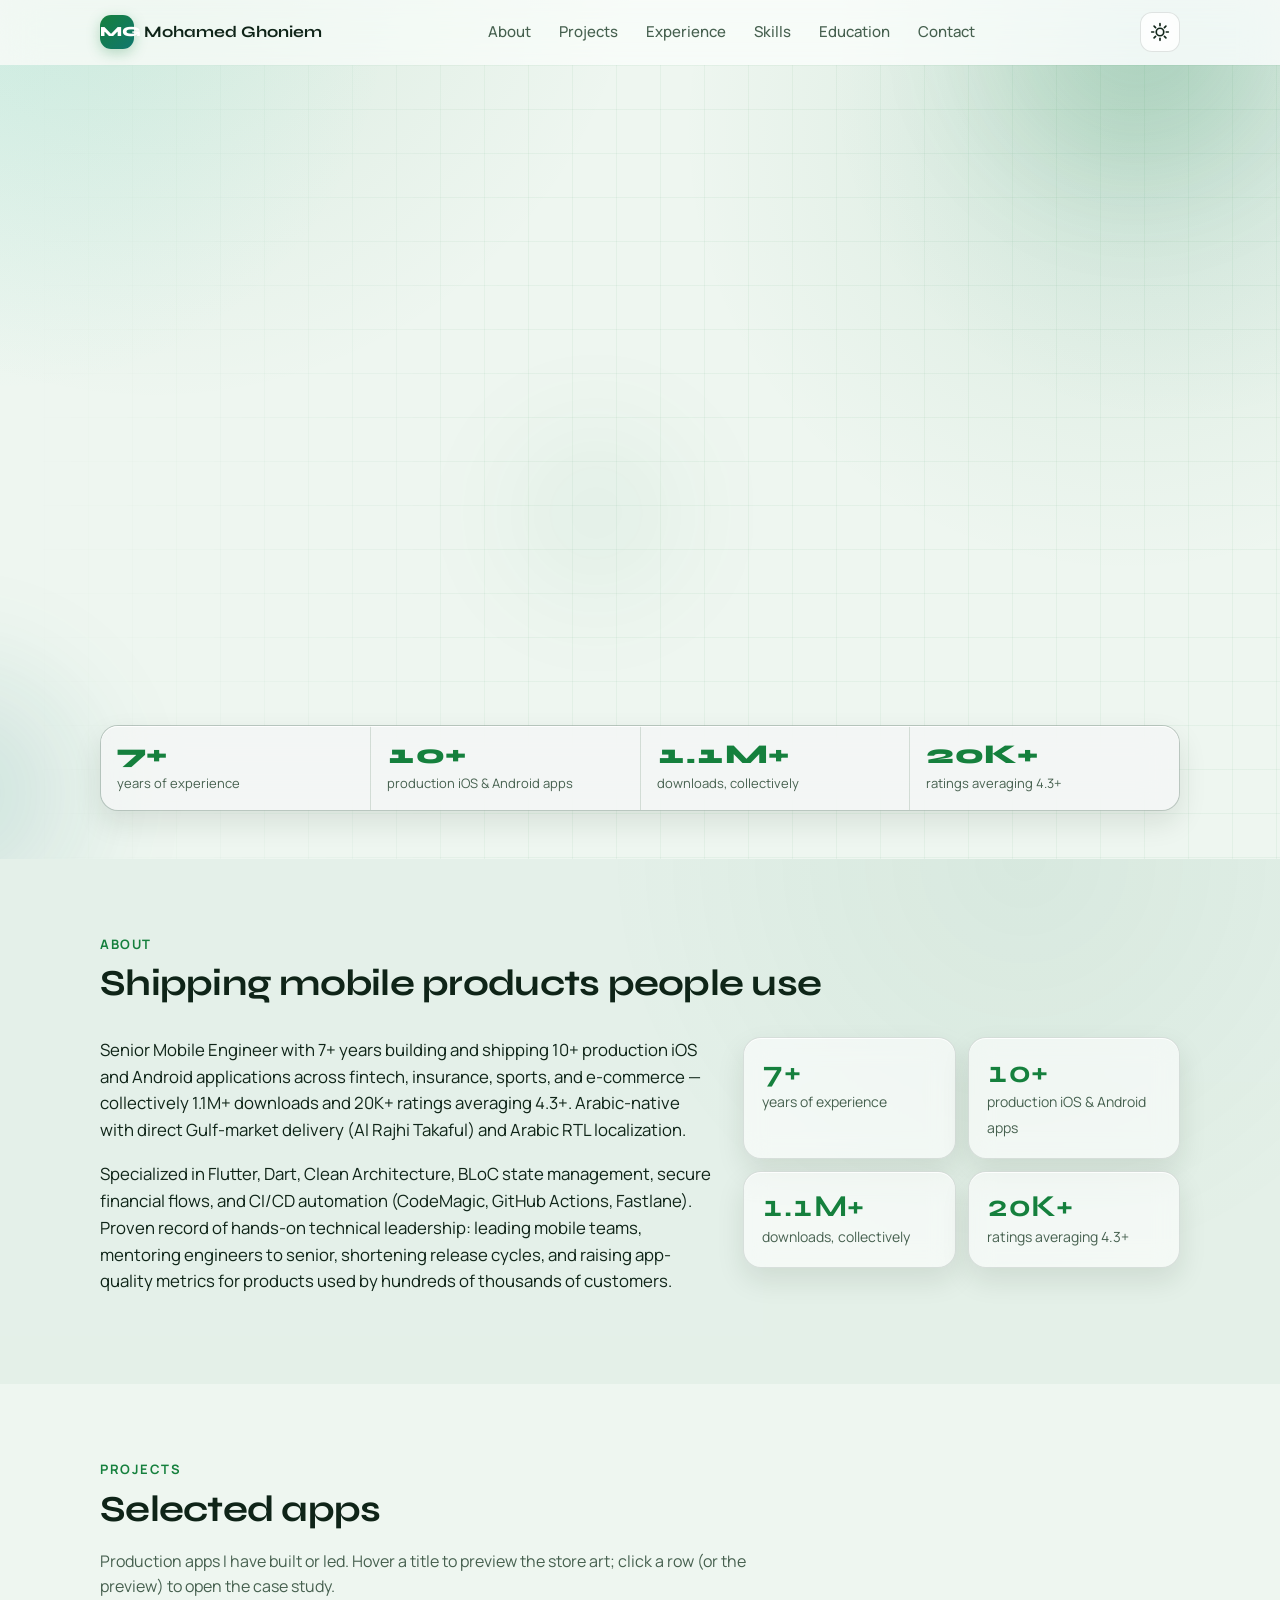
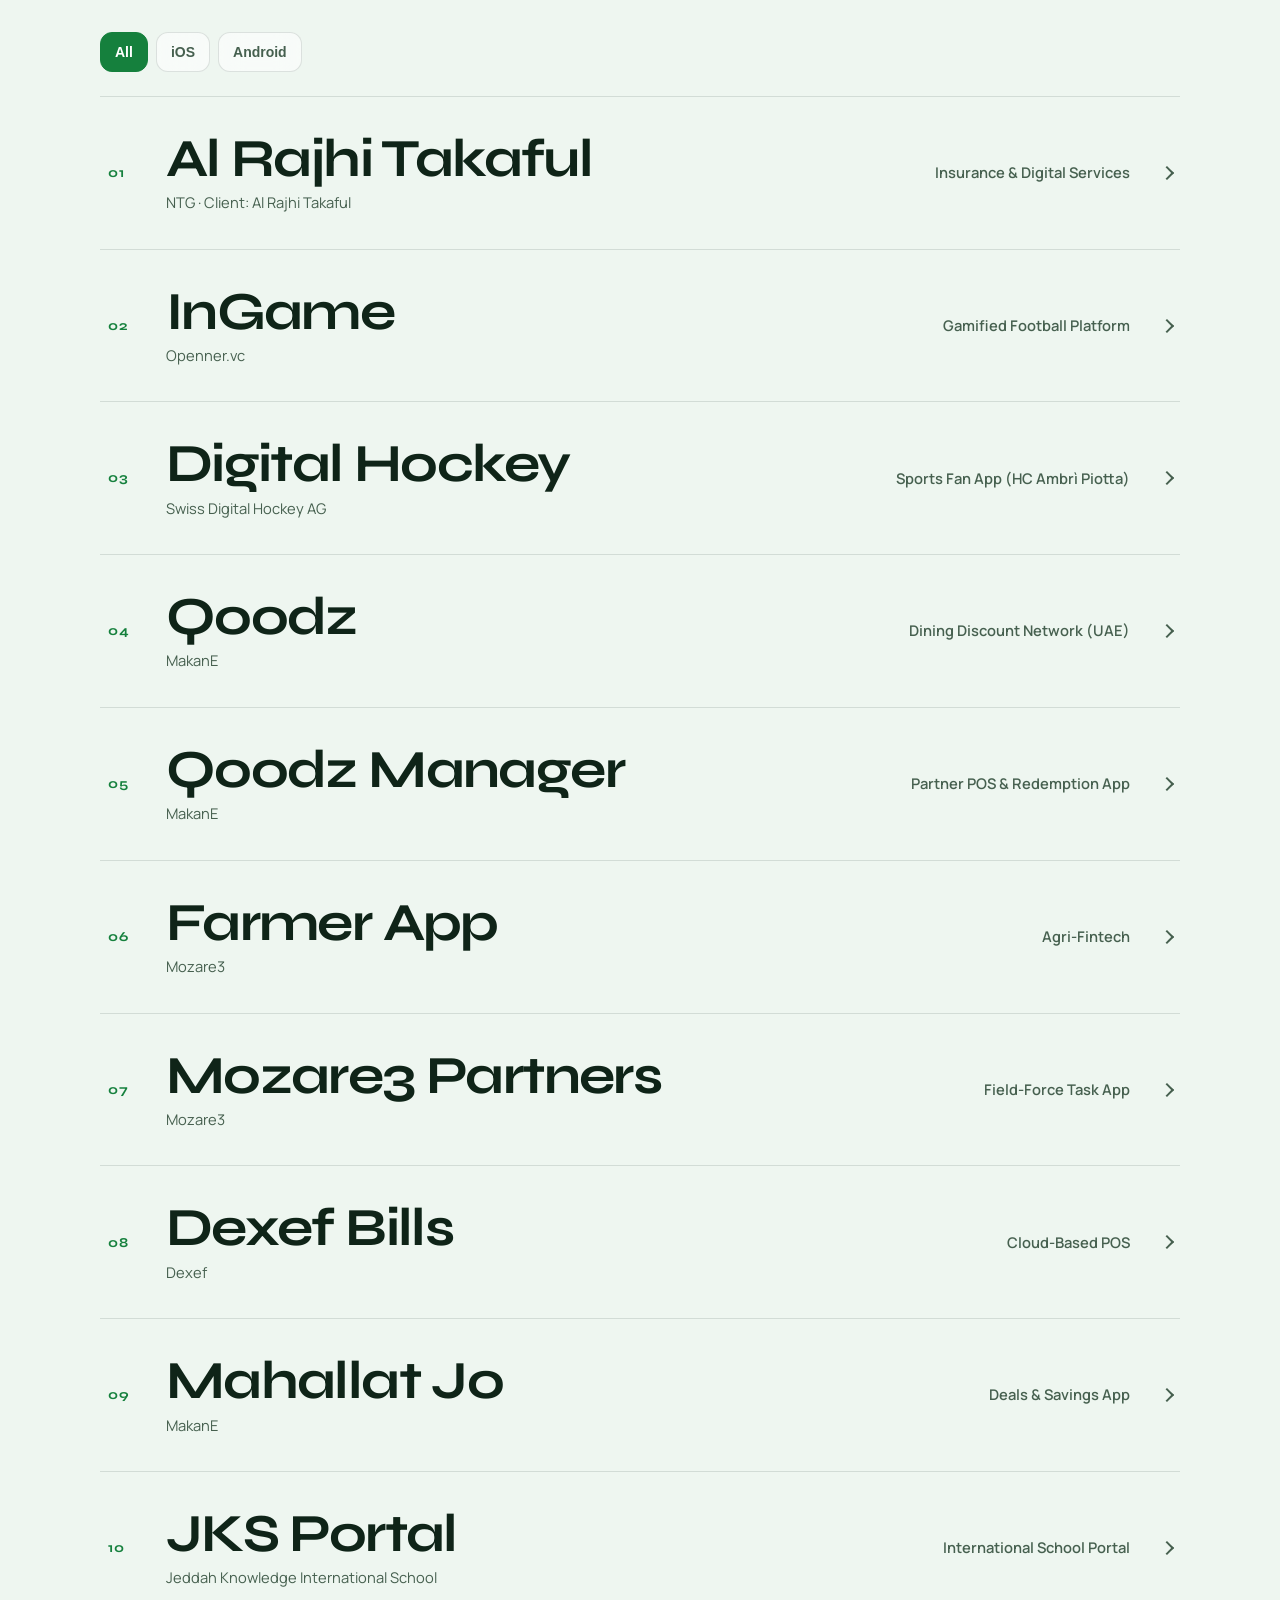
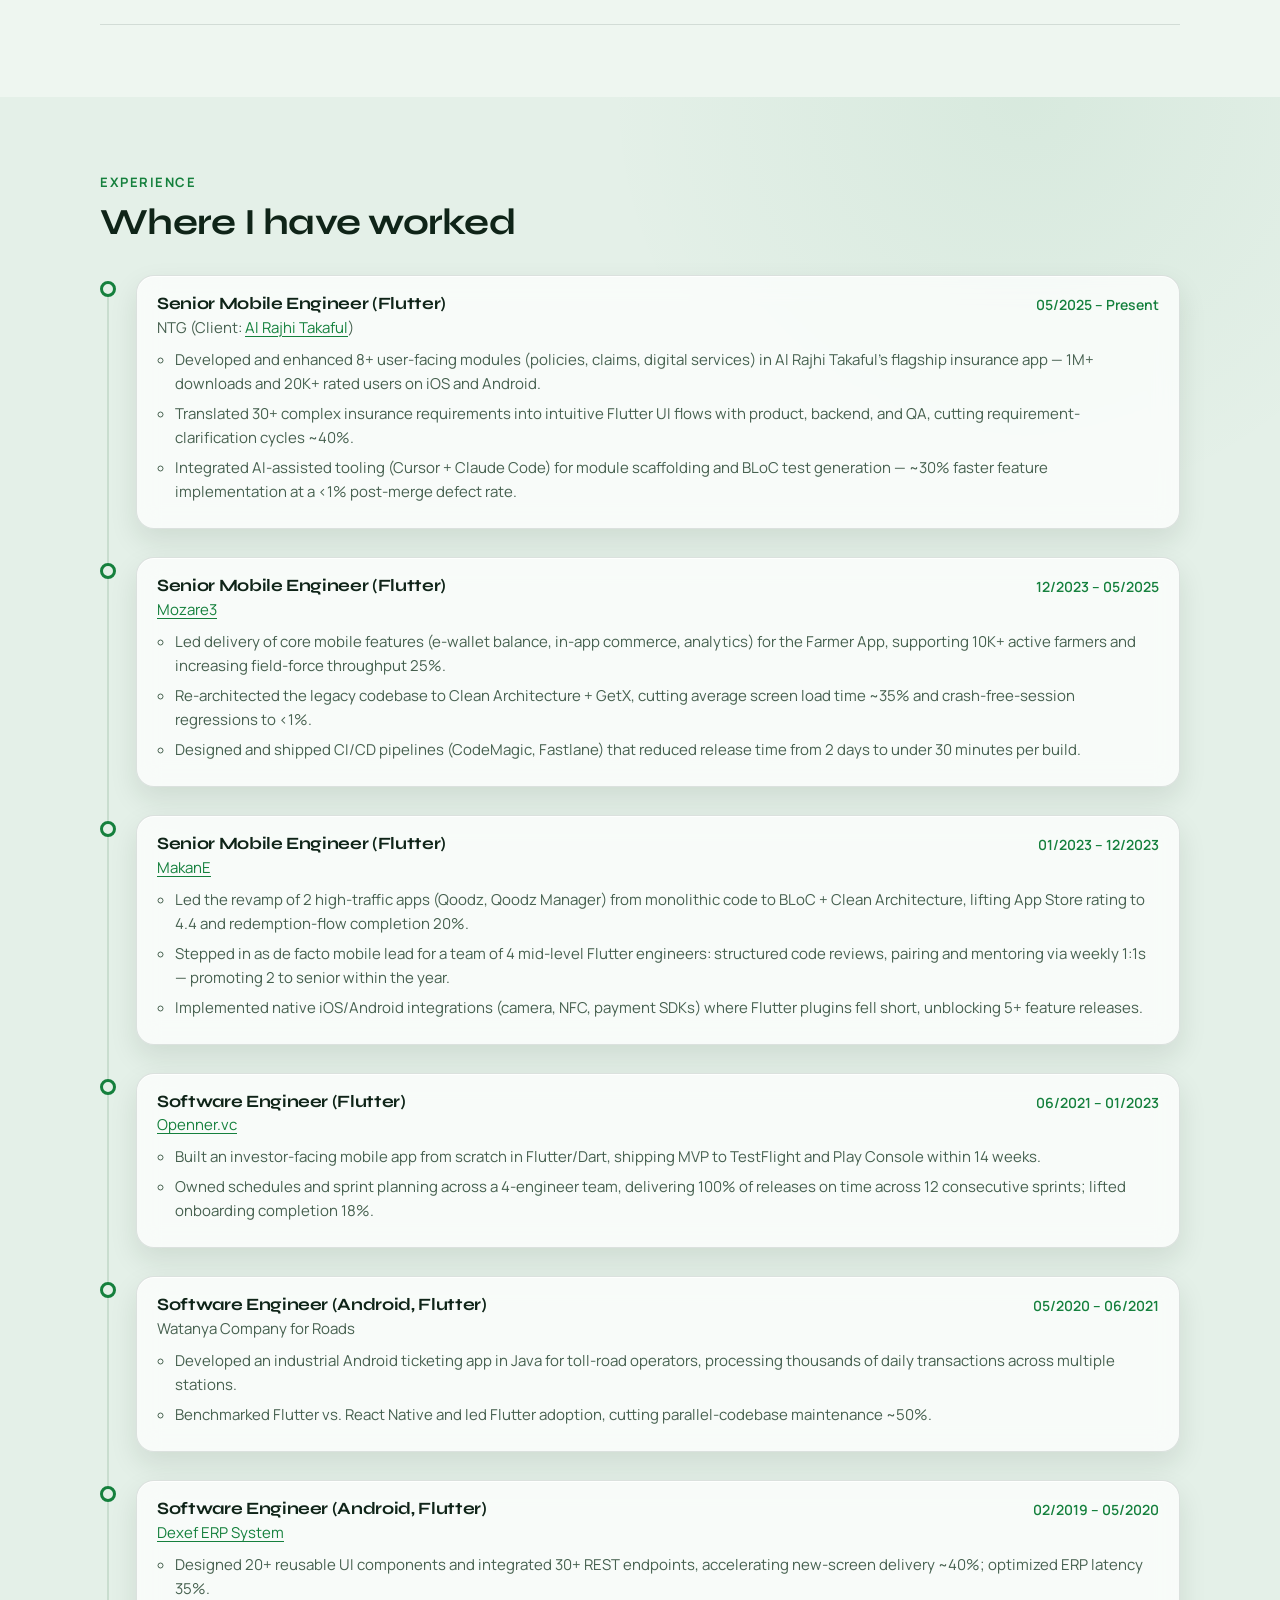
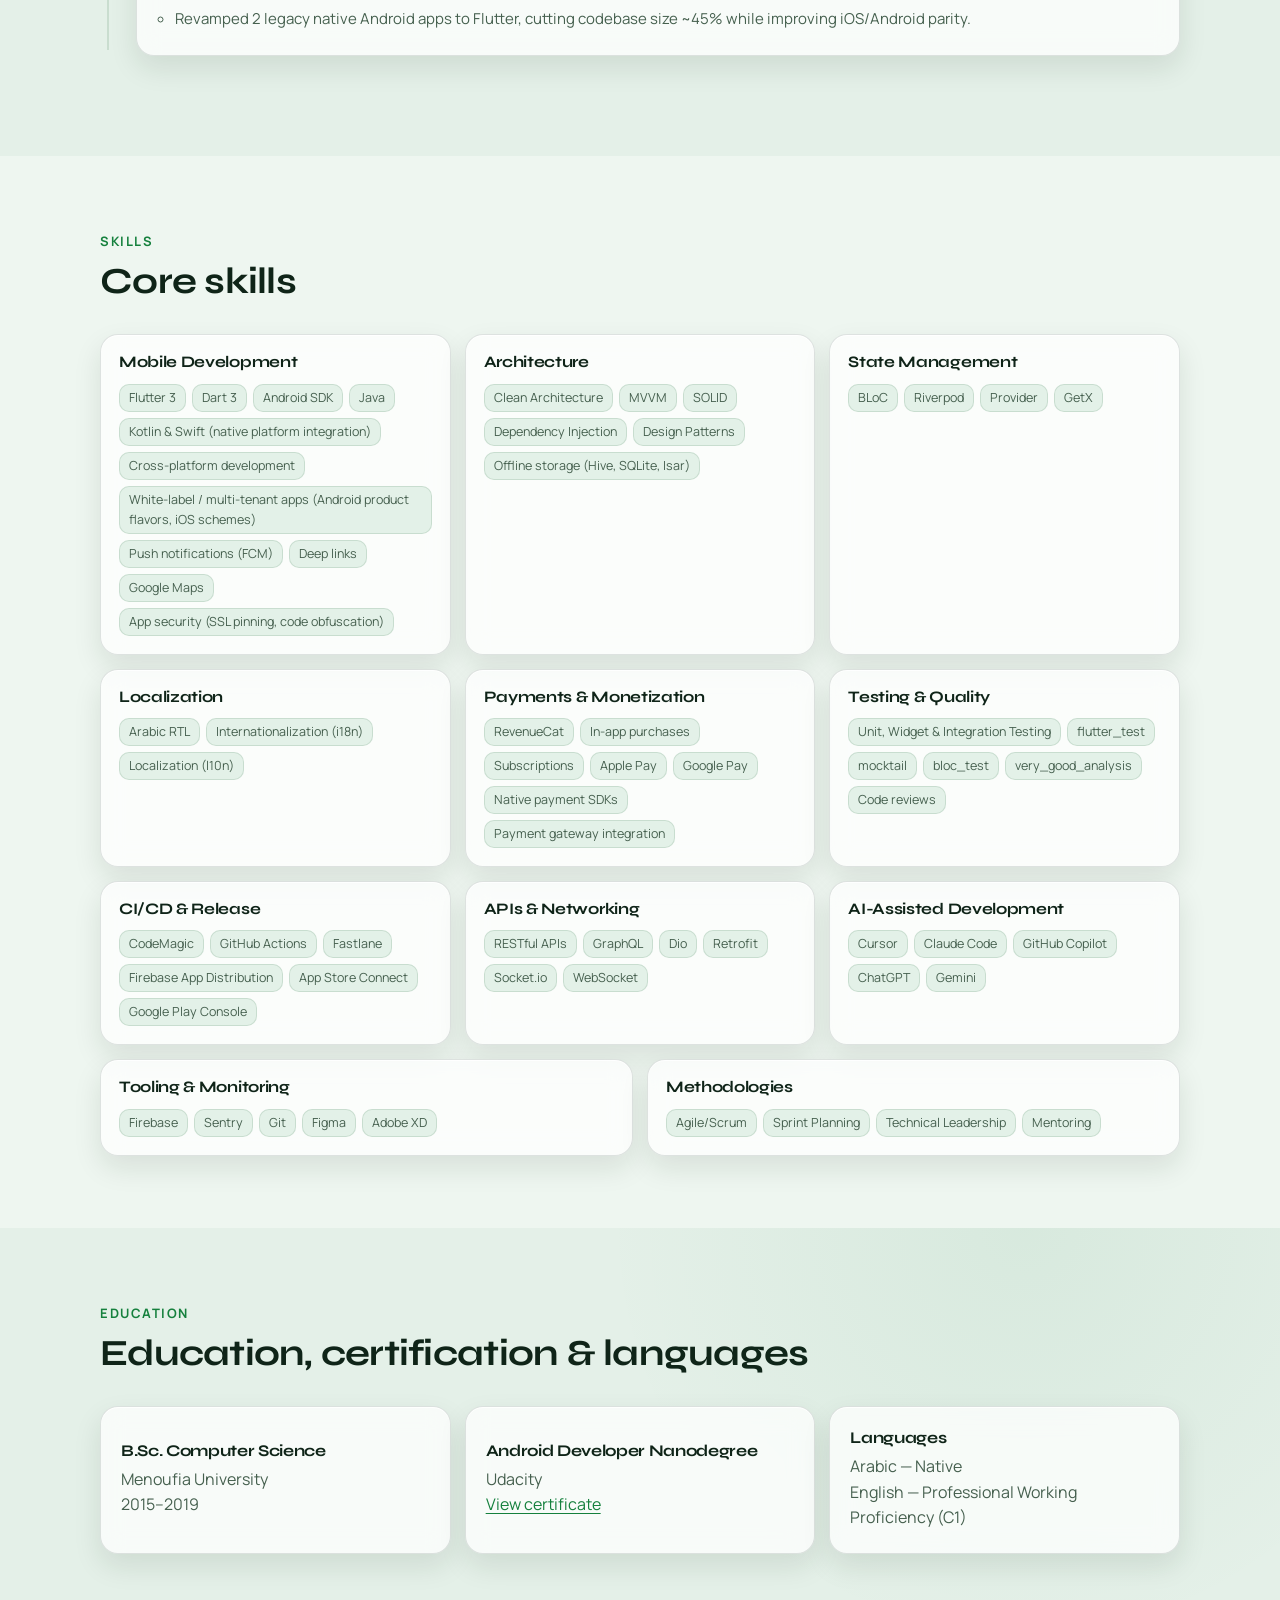
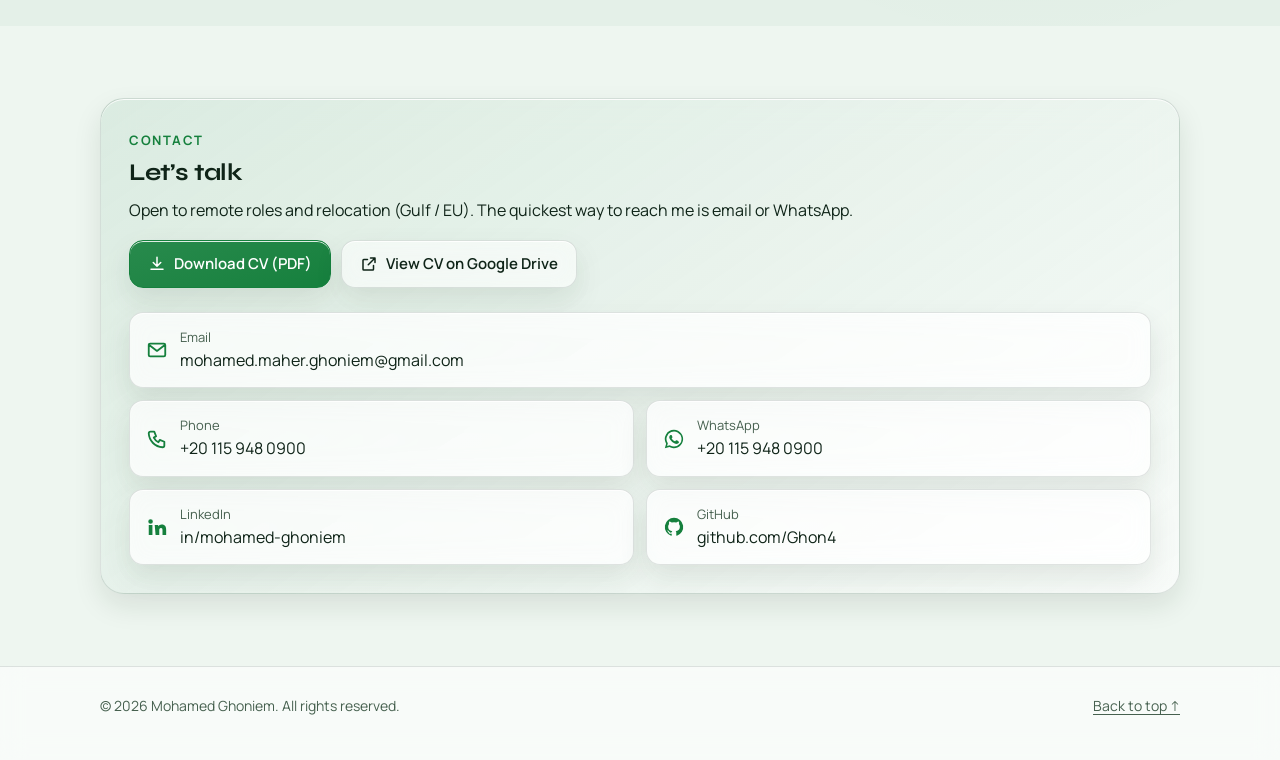
<file: index.html>
<!doctype html>
<html lang="en" class="no-js" data-theme="dark">
<head>
<meta charset="utf-8">
<meta name="viewport" content="width=device-width, initial-scale=1">
<title>Mohamed Ghoniem — Senior Mobile Engineer (Flutter)</title>
<meta name="description" content="Mohamed Ghoniem is a Senior Mobile Engineer (Flutter) in Cairo, Egypt with 7+ years shipping 10+ production iOS and Android apps across fintech, insurance, sports and e-commerce (1.1M+ downloads). Open to remote roles and relocation.">
<meta name="author" content="Mohamed Ghoniem">
<link rel="canonical" href="https://ghon4.github.io/">
<meta name="theme-color" content="#07130d" id="theme-color">
<meta name="color-scheme" content="dark light">
<meta property="og:type" content="profile">
<meta property="og:site_name" content="Mohamed Ghoniem">
<meta property="og:title" content="Mohamed Ghoniem — Senior Mobile Engineer (Flutter)">
<meta property="og:description" content="Mohamed Ghoniem is a Senior Mobile Engineer (Flutter) in Cairo, Egypt with 7+ years shipping 10+ production iOS and Android apps across fintech, insurance, sports and e-commerce (1.1M+ downloads). Open to remote roles and relocation.">
<meta property="og:url" content="https://ghon4.github.io/">
<meta property="og:image" content="https://ghon4.github.io/assets/og-website.jpg">
<meta property="og:image:width" content="1200">
<meta property="og:image:height" content="630">
<meta property="og:image:alt" content="Mohamed Ghoniem — Website">
<meta property="og:locale" content="en_US">
<meta property="profile:first_name" content="Mohamed">
<meta property="profile:last_name" content="Ghoniem">
<meta name="twitter:card" content="summary_large_image">
<meta name="twitter:title" content="Mohamed Ghoniem — Senior Mobile Engineer (Flutter)">
<meta name="twitter:description" content="Mohamed Ghoniem is a Senior Mobile Engineer (Flutter) in Cairo, Egypt with 7+ years shipping 10+ production iOS and Android apps across fintech, insurance, sports and e-commerce (1.1M+ downloads). Open to remote roles and relocation.">
<meta name="twitter:image" content="https://ghon4.github.io/assets/og-website.jpg">
<link rel="icon" href="favicon.svg" type="image/svg+xml">
<link rel="icon" href="favicon-32.png" sizes="32x32" type="image/png">
<link rel="apple-touch-icon" href="apple-touch-icon.png">
<link rel="preconnect" href="https://fonts.googleapis.com">
<link rel="preconnect" href="https://fonts.gstatic.com" crossorigin>
<link href="https://fonts.googleapis.com/css2?family=Manrope:wght@400;500;600;700;800&family=Syne:wght@600;700;800&display=swap" rel="stylesheet">
<script>(function(){var r=document.documentElement;r.classList.add('js');r.classList.remove('no-js');try{var t=localStorage.getItem('theme');if(!t)t=matchMedia('(prefers-color-scheme: light)').matches?'light':'dark';r.setAttribute('data-theme',t);}catch(e){}try{var rm=matchMedia('(prefers-reduced-motion: reduce)').matches;var skip=/(?:^|[?&])reveal=all(?:&|$)/.test(location.search);if(!rm&&!skip)r.classList.add('intro-pending');else r.classList.add('intro-done');}catch(e){r.classList.add('intro-done');}})();</script>
<link rel="stylesheet" href="assets/css/style.css?v=13">
<script type="application/ld+json">{"@context": "https://schema.org", "@type": "Person", "name": "Mohamed Ghoniem", "jobTitle": "Senior Mobile Engineer (Flutter)", "url": "https://ghon4.github.io/", "email": "mailto:mohamed.maher.ghoniem@gmail.com", "telephone": "+201159480900", "address": {"@type": "PostalAddress", "addressLocality": "Cairo", "addressCountry": "EG"}, "alumniOf": {"@type": "CollegeOrUniversity", "name": "Menoufia University"}, "knowsLanguage": ["Arabic", "English"], "knowsAbout": ["Flutter", "Dart", "iOS", "Android", "BLoC", "Riverpod", "Clean Architecture", "CI/CD", "Mobile app development"], "sameAs": ["https://www.linkedin.com/in/mohamed-ghoniem/", "https://github.com/Ghon4"], "worksFor": {"@type": "Organization", "name": "NTG"}}</script>
</head>
<body>
<a class="skip-link" href="#main">Skip to content</a>
<div class="site-intro" id="site-intro" aria-hidden="true">
  <div class="intro-veil" aria-hidden="true"></div>
  <div class="intro-grain" aria-hidden="true"></div>
  <div class="intro-inner">
    <p class="intro-eyebrow">Portfolio · Cairo</p>
    <span class="intro-mark" aria-hidden="true">MG</span>
    <h1 class="intro-name" aria-label="Mohamed Ghoniem">
      <span class="intro-line-mask"><span class="intro-line-inner">Mohamed</span></span>
      <span class="intro-line-mask"><span class="intro-line-inner">Ghoniem</span></span>
    </h1>
    <p class="intro-role">Senior Mobile Engineer · Flutter</p>
    <p class="intro-tag">Shipping production apps across fintech, sports &amp; commerce</p>
    <span class="intro-rule" aria-hidden="true"></span>
  </div>
</div>
<header class="site-header">
  <div class="container">
    <nav class="nav" aria-label="Main">
      <a class="brand" href="#top" aria-label="Mohamed Ghoniem, back to top"><span class="brand-mark" aria-hidden="true">MG</span><span>Mohamed Ghoniem</span></a>
      <div class="nav-links-wrap">
        <span class="nav-indicator" aria-hidden="true"></span>
        <ul class="nav-links"><li><a href="#about">About</a></li><li><a href="#projects">Projects</a></li><li><a href="#experience">Experience</a></li><li><a href="#skills">Skills</a></li><li><a href="#education">Education</a></li><li><a href="#contact">Contact</a></li></ul>
      </div>
      <div class="nav-actions">
        <button class="icon-btn theme-toggle" type="button" aria-label="Toggle light theme" aria-pressed="false">
          <svg class="moon" viewBox="0 0 24 24" aria-hidden="true"><path d="M21 12.8A9 9 0 1 1 11.2 3a7 7 0 0 0 9.8 9.8z" fill="none" stroke="currentColor" stroke-width="2" stroke-linejoin="round"/></svg>
          <svg class="sun" viewBox="0 0 24 24" aria-hidden="true"><circle cx="12" cy="12" r="4.5" fill="none" stroke="currentColor" stroke-width="2"/><path d="M12 2v2.5M12 19.5V22M2 12h2.5M19.5 12H22M4.9 4.9l1.8 1.8M17.3 17.3l1.8 1.8M4.9 19.1l1.8-1.8M17.3 6.7l1.8-1.8" stroke="currentColor" stroke-width="2" stroke-linecap="round"/></svg>
        </button>
        <button class="icon-btn menu-toggle" type="button" aria-label="Open menu" aria-expanded="false" aria-controls="mobile-menu">
          <svg class="open" viewBox="0 0 24 24" aria-hidden="true"><path d="M4 7h16M4 12h16M4 17h16" stroke="currentColor" stroke-width="2" stroke-linecap="round"/></svg>
          <svg class="close" viewBox="0 0 24 24" aria-hidden="true"><path d="M6 6l12 12M18 6 6 18" stroke="currentColor" stroke-width="2" stroke-linecap="round"/></svg>
        </button>
      </div>
    </nav>
    <div class="mobile-menu" id="mobile-menu"><a href="#about">About</a><a href="#projects">Projects</a><a href="#experience">Experience</a><a href="#skills">Skills</a><a href="#education">Education</a><a href="#contact">Contact</a></div>
  </div>
</header>

<main id="main">

<section class="hero" id="top" aria-labelledby="hero-title">
  <div class="hero-atmosphere" aria-hidden="true">
    <span class="orb orb-a"></span>
    <span class="orb orb-b"></span>
    <span class="orb orb-c"></span>
  </div>
  <div class="hero-grid-bg" aria-hidden="true"></div>
  <div class="container hero-layout">
    <div class="hero-copy hero-enter">
      <p class="badge-open"><span class="dot" aria-hidden="true"></span>Open to remote roles &amp; relocation (Gulf / EU)</p>
      <h1 id="hero-title">Mohamed Ghoniem</h1>
      <p class="role">Senior Mobile Engineer (Flutter)</p>
      <p class="lead">7+ years building and shipping 10+ production iOS and Android apps across fintech, insurance, sports and e-commerce — 1.1M+ downloads combined.</p>
      <ul class="hero-meta">
        <li><svg viewBox="0 0 24 24" aria-hidden="true" focusable="false"><path d="M12 21s-7-6.2-7-11.5A7 7 0 0 1 19 9.5C19 14.8 12 21 12 21z M12 12a2.5 2.5 0 1 0 0-5 2.5 2.5 0 0 0 0 5" fill="none" stroke="currentColor" stroke-width="2" stroke-linejoin="round"/></svg>Cairo, Egypt</li>
        <li><svg viewBox="0 0 24 24" aria-hidden="true" focusable="false"><path d="M12 21a9 9 0 1 0 0-18 9 9 0 0 0 0 18zM3 12h18M12 3c2.5 2.6 3.8 5.6 3.8 9S14.5 18.4 12 21c-2.5-2.6-3.8-5.6-3.8-9S9.5 5.6 12 3z" fill="none" stroke="currentColor" stroke-width="2"/></svg>Arabic (Native) · English (C1)</li>
      </ul>
      <div class="cta-row">
        <a class="btn btn-primary btn-magnetic" href="assets/Mohamed-Ghoniem-MobileAppDev-CV.pdf" download><svg viewBox="0 0 24 24" aria-hidden="true" focusable="false"><path d="M12 3v12m0 0 5-5m-5 5-5-5M4 19h16" fill="none" stroke="currentColor" stroke-width="2" stroke-linecap="round" stroke-linejoin="round"/></svg>Download CV</a>
        <a class="btn btn-magnetic" href="#contact"><svg viewBox="0 0 24 24" aria-hidden="true" focusable="false"><path d="M3 6.5A1.5 1.5 0 0 1 4.5 5h15A1.5 1.5 0 0 1 21 6.5v11a1.5 1.5 0 0 1-1.5 1.5h-15A1.5 1.5 0 0 1 3 17.5z M3.5 6.5l8.5 6.5 8.5-6.5" fill="none" stroke="currentColor" stroke-width="2" stroke-linejoin="round"/></svg>Contact</a>
        <a class="btn" href="https://www.linkedin.com/in/mohamed-ghoniem/" target="_blank" rel="noopener"><svg viewBox="0 0 24 24" aria-hidden="true" focusable="false"><path fill="currentColor" d="M4.98 3.5a2.5 2.5 0 1 1 0 5 2.5 2.5 0 0 1 0-5M3 9.75h4v11H3zm6.5 0h3.8v1.5h.06a4.2 4.2 0 0 1 3.76-2.06c4 0 4.88 2.6 4.88 6v5.56h-4v-4.93c0-1.18 0-2.7-1.64-2.7s-1.9 1.28-1.9 2.6v5.03h-4z"/></svg>LinkedIn</a>
        <a class="btn" href="https://github.com/Ghon4" target="_blank" rel="noopener"><svg viewBox="0 0 24 24" aria-hidden="true" focusable="false"><path fill="currentColor" d="M12 2a10 10 0 0 0-3.16 19.49c.5.09.68-.22.68-.48v-1.7c-2.78.6-3.37-1.34-3.37-1.34a2.65 2.65 0 0 0-1.11-1.46c-.9-.62.07-.6.07-.6a2.1 2.1 0 0 1 1.53 1.03 2.13 2.13 0 0 0 2.91.83 2.13 2.13 0 0 1 .63-1.34c-2.22-.25-4.55-1.11-4.55-4.94a3.87 3.87 0 0 1 1.03-2.69 3.6 3.6 0 0 1 .1-2.65s.84-.27 2.75 1.02a9.5 9.5 0 0 1 5 0c1.91-1.3 2.75-1.02 2.75-1.02a3.6 3.6 0 0 1 .1 2.65 3.86 3.86 0 0 1 1.03 2.69c0 3.84-2.34 4.68-4.57 4.93a2.38 2.38 0 0 1 .68 1.85v2.74c0 .33.18.58.69.48A10 10 0 0 0 12 2"/></svg>GitHub</a>
      </div>
      <a class="toptal-chip" href="https://www.toptal.com/developers/resume/mohamed-ghoniem#qyQGn5" target="_blank" rel="noopener">
        <span class="toptal-hex" aria-hidden="true">T</span>
        <span><strong>Top 3% talent</strong> · Vetted by Toptal</span>
      </a>
    </div>
    <div class="hero-shots hero-enter" aria-hidden="true">
      <figure class="shot-card s-left"><img src="assets/shots/ingame.webp" width="900" height="1950" alt=""></figure>
      <figure class="shot-card s-center"><img src="assets/shots/alrajhi.webp" width="900" height="1950" alt="" fetchpriority="high"></figure>
      <figure class="shot-card s-right"><img src="assets/shots/digital-hockey.webp" width="900" height="1950" alt=""></figure>
    </div>
    <ul class="stats-strip glass-band" aria-label="Key numbers">
      <li class="reveal"><strong>7+</strong><span>years of experience</span></li>
      <li class="reveal"><strong>10+</strong><span>production iOS &amp; Android apps</span></li>
      <li class="reveal"><strong>1.1M+</strong><span>downloads, collectively</span></li>
      <li class="reveal"><strong>20K+</strong><span>ratings averaging 4.3+</span></li>
    </ul>
  </div>
</section>

<section id="about" class="alt" aria-labelledby="about-title">
  <div class="container">
    <div class="section-head reveal"><span class="eyebrow">About</span><h2 id="about-title">Shipping mobile products people use</h2></div>
    <div class="about-grid">
      <div class="about-text reveal"><p>Senior Mobile Engineer with 7+ years building and shipping 10+ production iOS and Android applications across fintech, insurance, sports, and e-commerce — collectively 1.1M+ downloads and 20K+ ratings averaging 4.3+. Arabic-native with direct Gulf-market delivery (Al Rajhi Takaful) and Arabic RTL localization.</p><p>Specialized in Flutter, Dart, Clean Architecture, BLoC state management, secure financial flows, and CI/CD automation (CodeMagic, GitHub Actions, Fastlane). Proven record of hands-on technical leadership: leading mobile teams, mentoring engineers to senior, shortening release cycles, and raising app-quality metrics for products used by hundreds of thousands of customers.</p></div>
      <ul class="stats" aria-label="Key numbers">
        <li class="stat reveal"><strong>7+</strong><span>years of experience</span></li>
        <li class="stat reveal"><strong>10+</strong><span>production iOS &amp; Android apps</span></li>
        <li class="stat reveal"><strong>1.1M+</strong><span>downloads, collectively</span></li>
        <li class="stat reveal"><strong>20K+</strong><span>ratings averaging 4.3+</span></li>
      </ul>
    </div>
  </div>
</section>


<section id="projects" aria-labelledby="projects-title">
  <div class="container">
    <div class="section-head reveal"><span class="eyebrow">Projects</span><h2 id="projects-title">Selected apps</h2>
      <p>Production apps I have built or led. Hover a title to preview the store art; click a row (or the preview) to open the case study.</p></div>
    <div class="filters reveal" role="group" aria-label="Filter projects by platform">
      <button class="filter" type="button" data-filter="all" aria-pressed="true">All</button>
      <button class="filter" type="button" data-filter="ios" aria-pressed="false">iOS</button>
      <button class="filter" type="button" data-filter="android" aria-pressed="false">Android</button>
    </div>

    <div class="work-stage">
      <a class="work-float" id="work-float" href="#" aria-hidden="true" tabindex="-1">
        <span class="work-float-card"><img alt="" width="720" height="900" decoding="async"></span>
      </a>
      <a class="work-view" id="work-view" href="#" aria-hidden="true" tabindex="-1"><span>View</span></a>

      <ul class="work-list" id="work-list">

<li class="work-item reveal" data-cats="ios android" data-shot="assets/shots/float/al-rajhi-takaful.webp" data-color="#0a2a1c" data-href="work/al-rajhi-takaful/">
  <a class="work-row" href="work/al-rajhi-takaful/" id="p-al-rajhi-takaful">
    <span class="work-index" aria-hidden="true">01</span>
    <span class="work-main">
      <span class="work-title">Al Rajhi Takaful</span>
      <span class="work-company">NTG · Client: Al Rajhi Takaful</span>
    </span>
    <span class="work-cat">Insurance &amp; Digital Services</span>
    <span class="work-chevron" aria-hidden="true"></span>
  </a>
</li>

<li class="work-item reveal" data-cats="ios android" data-shot="assets/shots/float/ingame.webp" data-color="#123024" data-href="work/ingame/">
  <a class="work-row" href="work/ingame/" id="p-ingame">
    <span class="work-index" aria-hidden="true">02</span>
    <span class="work-main">
      <span class="work-title">InGame</span>
      <span class="work-company">Openner.vc</span>
    </span>
    <span class="work-cat">Gamified Football Platform</span>
    <span class="work-chevron" aria-hidden="true"></span>
  </a>
</li>

<li class="work-item reveal" data-cats="ios android" data-shot="assets/shots/float/digital-hockey.webp" data-color="#081c28" data-href="work/digital-hockey/">
  <a class="work-row" href="work/digital-hockey/" id="p-digital-hockey">
    <span class="work-index" aria-hidden="true">03</span>
    <span class="work-main">
      <span class="work-title">Digital Hockey</span>
      <span class="work-company">Swiss Digital Hockey AG</span>
    </span>
    <span class="work-cat">Sports Fan App (HC Ambrì Piotta)</span>
    <span class="work-chevron" aria-hidden="true"></span>
  </a>
</li>

<li class="work-item reveal" data-cats="ios android" data-shot="assets/shots/float/qoodz.webp" data-color="#241c0c" data-href="work/qoodz/">
  <a class="work-row" href="work/qoodz/" id="p-qoodz">
    <span class="work-index" aria-hidden="true">04</span>
    <span class="work-main">
      <span class="work-title">Qoodz</span>
      <span class="work-company">MakanE</span>
    </span>
    <span class="work-cat">Dining Discount Network (UAE)</span>
    <span class="work-chevron" aria-hidden="true"></span>
  </a>
</li>

<li class="work-item reveal" data-cats="ios android" data-shot="assets/shots/float/qoodz-manager.webp" data-color="#1c2412" data-href="work/qoodz-manager/">
  <a class="work-row" href="work/qoodz-manager/" id="p-qoodz-manager">
    <span class="work-index" aria-hidden="true">05</span>
    <span class="work-main">
      <span class="work-title">Qoodz Manager</span>
      <span class="work-company">MakanE</span>
    </span>
    <span class="work-cat">Partner POS &amp; Redemption App</span>
    <span class="work-chevron" aria-hidden="true"></span>
  </a>
</li>

<li class="work-item reveal" data-cats="android" data-shot="assets/shots/float/farmer-app.webp" data-color="#162810" data-href="work/farmer-app/">
  <a class="work-row" href="work/farmer-app/" id="p-farmer-app">
    <span class="work-index" aria-hidden="true">06</span>
    <span class="work-main">
      <span class="work-title">Farmer App</span>
      <span class="work-company">Mozare3</span>
    </span>
    <span class="work-cat">Agri-Fintech</span>
    <span class="work-chevron" aria-hidden="true"></span>
  </a>
</li>

<li class="work-item reveal" data-cats="android" data-shot="assets/shots/float/mozare3-partners.webp" data-color="#10221c" data-href="work/mozare3-partners/">
  <a class="work-row" href="work/mozare3-partners/" id="p-mozare3-partners">
    <span class="work-index" aria-hidden="true">07</span>
    <span class="work-main">
      <span class="work-title">Mozare3 Partners</span>
      <span class="work-company">Mozare3</span>
    </span>
    <span class="work-cat">Field-Force Task App</span>
    <span class="work-chevron" aria-hidden="true"></span>
  </a>
</li>

<li class="work-item reveal" data-cats="ios android" data-shot="assets/shots/float/dexef-bills.webp" data-color="#0c1e24" data-href="work/dexef-bills/">
  <a class="work-row" href="work/dexef-bills/" id="p-dexef-bills">
    <span class="work-index" aria-hidden="true">08</span>
    <span class="work-main">
      <span class="work-title">Dexef Bills</span>
      <span class="work-company">Dexef</span>
    </span>
    <span class="work-cat">Cloud-Based POS</span>
    <span class="work-chevron" aria-hidden="true"></span>
  </a>
</li>

<li class="work-item reveal" data-cats="ios" data-shot="assets/shots/float/mahallat-jo.webp" data-color="#20160e" data-href="work/mahallat-jo/">
  <a class="work-row" href="work/mahallat-jo/" id="p-mahallat-jo">
    <span class="work-index" aria-hidden="true">09</span>
    <span class="work-main">
      <span class="work-title">Mahallat Jo</span>
      <span class="work-company">MakanE</span>
    </span>
    <span class="work-cat">Deals &amp; Savings App</span>
    <span class="work-chevron" aria-hidden="true"></span>
  </a>
</li>

<li class="work-item reveal" data-cats="" data-color="#102018" data-href="work/jks-portal/">
  <a class="work-row" href="work/jks-portal/" id="p-jks-portal">
    <span class="work-index" aria-hidden="true">10</span>
    <span class="work-main">
      <span class="work-title">JKS Portal</span>
      <span class="work-company">Jeddah Knowledge International School</span>
    </span>
    <span class="work-cat">International School Portal</span>
    <span class="work-chevron" aria-hidden="true"></span>
  </a>
</li>

      </ul>
    </div>
  </div>
</section>

<section id="experience" class="alt" aria-labelledby="exp-title">
  <div class="container">
    <div class="section-head reveal"><span class="eyebrow">Experience</span><h2 id="exp-title">Where I have worked</h2></div>
    <ol class="timeline">
<li class="tl-item reveal"><article class="tl-card">
  <div class="tl-top"><div><h3>Senior Mobile Engineer (Flutter)</h3><p class="tl-company">NTG (Client: <a href="https://www.alrajhitakaful.com/en" target="_blank" rel="noopener">Al Rajhi Takaful</a>)</p></div>
  <p class="tl-date"><time datetime="2025-05">05/2025 – Present</time></p></div>
  <ul><li>Developed and enhanced 8+ user-facing modules (policies, claims, digital services) in Al Rajhi Takaful&#x27;s flagship insurance app — 1M+ downloads and 20K+ rated users on iOS and Android.</li><li>Translated 30+ complex insurance requirements into intuitive Flutter UI flows with product, backend, and QA, cutting requirement-clarification cycles ~40%.</li><li>Integrated AI-assisted tooling (Cursor + Claude Code) for module scaffolding and BLoC test generation — ~30% faster feature implementation at a &lt;1% post-merge defect rate.</li></ul>
</article></li>
<li class="tl-item reveal"><article class="tl-card">
  <div class="tl-top"><div><h3>Senior Mobile Engineer (Flutter)</h3><p class="tl-company"><a href="https://mozare3.net/" target="_blank" rel="noopener">Mozare3</a></p></div>
  <p class="tl-date"><time datetime="2023-12">12/2023 – 05/2025</time></p></div>
  <ul><li>Led delivery of core mobile features (e-wallet balance, in-app commerce, analytics) for the Farmer App, supporting 10K+ active farmers and increasing field-force throughput 25%.</li><li>Re-architected the legacy codebase to Clean Architecture + GetX, cutting average screen load time ~35% and crash-free-session regressions to &lt;1%.</li><li>Designed and shipped CI/CD pipelines (CodeMagic, Fastlane) that reduced release time from 2 days to under 30 minutes per build.</li></ul>
</article></li>
<li class="tl-item reveal"><article class="tl-card">
  <div class="tl-top"><div><h3>Senior Mobile Engineer (Flutter)</h3><p class="tl-company"><a href="https://makane.com/en" target="_blank" rel="noopener">MakanE</a></p></div>
  <p class="tl-date"><time datetime="2023-01">01/2023 – 12/2023</time></p></div>
  <ul><li>Led the revamp of 2 high-traffic apps (Qoodz, Qoodz Manager) from monolithic code to BLoC + Clean Architecture, lifting App Store rating to 4.4 and redemption-flow completion 20%.</li><li>Stepped in as de facto mobile lead for a team of 4 mid-level Flutter engineers: structured code reviews, pairing and mentoring via weekly 1:1s — promoting 2 to senior within the year.</li><li>Implemented native iOS/Android integrations (camera, NFC, payment SDKs) where Flutter plugins fell short, unblocking 5+ feature releases.</li></ul>
</article></li>
<li class="tl-item reveal"><article class="tl-card">
  <div class="tl-top"><div><h3>Software Engineer (Flutter)</h3><p class="tl-company"><a href="https://openner.vc/" target="_blank" rel="noopener">Openner.vc</a></p></div>
  <p class="tl-date"><time datetime="2021-06">06/2021 – 01/2023</time></p></div>
  <ul><li>Built an investor-facing mobile app from scratch in Flutter/Dart, shipping MVP to TestFlight and Play Console within 14 weeks.</li><li>Owned schedules and sprint planning across a 4-engineer team, delivering 100% of releases on time across 12 consecutive sprints; lifted onboarding completion 18%.</li></ul>
</article></li>
<li class="tl-item reveal"><article class="tl-card">
  <div class="tl-top"><div><h3>Software Engineer (Android, Flutter)</h3><p class="tl-company">Watanya Company for Roads</p></div>
  <p class="tl-date"><time datetime="2020-05">05/2020 – 06/2021</time></p></div>
  <ul><li>Developed an industrial Android ticketing app in Java for toll-road operators, processing thousands of daily transactions across multiple stations.</li><li>Benchmarked Flutter vs. React Native and led Flutter adoption, cutting parallel-codebase maintenance ~50%.</li></ul>
</article></li>
<li class="tl-item reveal"><article class="tl-card">
  <div class="tl-top"><div><h3>Software Engineer (Android, Flutter)</h3><p class="tl-company"><a href="https://dexef.com/" target="_blank" rel="noopener">Dexef ERP System</a></p></div>
  <p class="tl-date"><time datetime="2019-02">02/2019 – 05/2020</time></p></div>
  <ul><li>Designed 20+ reusable UI components and integrated 30+ REST endpoints, accelerating new-screen delivery ~40%; optimized ERP latency 35%.</li><li>Revamped 2 legacy native Android apps to Flutter, cutting codebase size ~45% while improving iOS/Android parity.</li></ul>
</article></li>
    </ol>
  </div>
</section>

<section id="skills" aria-labelledby="skills-title">
  <div class="container">
    <div class="section-head reveal"><span class="eyebrow">Skills</span><h2 id="skills-title">Core skills</h2></div>
    <ul class="skills">
<li class="skill-group reveal"><h3>Mobile Development</h3><ul class="tags"><li>Flutter 3</li><li>Dart 3</li><li>Android SDK</li><li>Java</li><li>Kotlin &amp; Swift (native platform integration)</li><li>Cross-platform development</li><li>White-label / multi-tenant apps (Android product flavors, iOS schemes)</li><li>Push notifications (FCM)</li><li>Deep links</li><li>Google Maps</li><li>App security (SSL pinning, code obfuscation)</li></ul></li>
<li class="skill-group reveal"><h3>Architecture</h3><ul class="tags"><li>Clean Architecture</li><li>MVVM</li><li>SOLID</li><li>Dependency Injection</li><li>Design Patterns</li><li>Offline storage (Hive, SQLite, Isar)</li></ul></li>
<li class="skill-group reveal"><h3>State Management</h3><ul class="tags"><li>BLoC</li><li>Riverpod</li><li>Provider</li><li>GetX</li></ul></li>
<li class="skill-group reveal"><h3>Localization</h3><ul class="tags"><li>Arabic RTL</li><li>Internationalization (i18n)</li><li>Localization (l10n)</li></ul></li>
<li class="skill-group reveal"><h3>Payments &amp; Monetization</h3><ul class="tags"><li>RevenueCat</li><li>In-app purchases</li><li>Subscriptions</li><li>Apple Pay</li><li>Google Pay</li><li>Native payment SDKs</li><li>Payment gateway integration</li></ul></li>
<li class="skill-group reveal"><h3>Testing &amp; Quality</h3><ul class="tags"><li>Unit, Widget &amp; Integration Testing</li><li>flutter_test</li><li>mocktail</li><li>bloc_test</li><li>very_good_analysis</li><li>Code reviews</li></ul></li>
<li class="skill-group reveal"><h3>CI/CD &amp; Release</h3><ul class="tags"><li>CodeMagic</li><li>GitHub Actions</li><li>Fastlane</li><li>Firebase App Distribution</li><li>App Store Connect</li><li>Google Play Console</li></ul></li>
<li class="skill-group reveal"><h3>APIs &amp; Networking</h3><ul class="tags"><li>RESTful APIs</li><li>GraphQL</li><li>Dio</li><li>Retrofit</li><li>Socket.io</li><li>WebSocket</li></ul></li>
<li class="skill-group reveal"><h3>AI-Assisted Development</h3><ul class="tags"><li>Cursor</li><li>Claude Code</li><li>GitHub Copilot</li><li>ChatGPT</li><li>Gemini</li></ul></li>
<li class="skill-group reveal"><h3>Tooling &amp; Monitoring</h3><ul class="tags"><li>Firebase</li><li>Sentry</li><li>Git</li><li>Figma</li><li>Adobe XD</li></ul></li>
<li class="skill-group reveal"><h3>Methodologies</h3><ul class="tags"><li>Agile/Scrum</li><li>Sprint Planning</li><li>Technical Leadership</li><li>Mentoring</li></ul></li>
    </ul>
  </div>
</section>

<section id="education" class="alt" aria-labelledby="edu-title">
  <div class="container">
    <div class="section-head reveal"><span class="eyebrow">Education</span><h2 id="edu-title">Education, certification &amp; languages</h2></div>
    <div class="edu-grid">
      <article class="edu-card reveal"><h3>B.Sc. Computer Science</h3><p>Menoufia University</p><p><time datetime="2015">2015</time>–<time datetime="2019">2019</time></p></article>
      <article class="edu-card reveal"><h3>Android Developer Nanodegree</h3><p>Udacity</p><p><a href="https://confirm.udacity.com/76FF2QAU" target="_blank" rel="noopener">View certificate</a></p></article>
      <article class="edu-card reveal"><h3>Languages</h3><ul><li>Arabic — Native</li><li>English — Professional Working Proficiency (C1)</li></ul></article>
    </div>
  </div>
</section>

<section id="contact" aria-labelledby="contact-title">
  <div class="container">
    <div class="contact-box reveal">
      <span class="eyebrow">Contact</span>
      <h2 id="contact-title">Let’s talk</h2>
      <p>Open to remote roles and relocation (Gulf / EU). The quickest way to reach me is email or WhatsApp.</p>
      <div class="cta-row">
        <a class="btn btn-primary btn-magnetic" href="assets/Mohamed-Ghoniem-MobileAppDev-CV.pdf" download><svg viewBox="0 0 24 24" aria-hidden="true" focusable="false"><path d="M12 3v12m0 0 5-5m-5 5-5-5M4 19h16" fill="none" stroke="currentColor" stroke-width="2" stroke-linecap="round" stroke-linejoin="round"/></svg>Download CV (PDF)</a>
        <a class="btn" href="https://drive.google.com/file/d/1toSSCozR6A0DUCEtVGoaBaz46G_oabEI/view" target="_blank" rel="noopener"><svg viewBox="0 0 24 24" aria-hidden="true" focusable="false"><path d="M14 4h6v6M20 4l-9 9M18 14v5a1 1 0 0 1-1 1H5a1 1 0 0 1-1-1V7a1 1 0 0 1 1-1h5" fill="none" stroke="currentColor" stroke-width="2" stroke-linecap="round" stroke-linejoin="round"/></svg>View CV on Google Drive</a>
      </div>
      <ul class="contact-list">
        <li class="contact-email"><a href="mailto:mohamed.maher.ghoniem@gmail.com"><svg viewBox="0 0 24 24" aria-hidden="true" focusable="false"><path d="M3 6.5A1.5 1.5 0 0 1 4.5 5h15A1.5 1.5 0 0 1 21 6.5v11a1.5 1.5 0 0 1-1.5 1.5h-15A1.5 1.5 0 0 1 3 17.5z M3.5 6.5l8.5 6.5 8.5-6.5" fill="none" stroke="currentColor" stroke-width="2" stroke-linejoin="round"/></svg><div><small>Email</small><span class="email-addr">mohamed.maher.ghoniem@gmail.com</span></div></a></li>
        <li><a href="tel:+201159480900"><svg viewBox="0 0 24 24" aria-hidden="true" focusable="false"><path d="M5 4h4l2 5-2.5 1.5a11 11 0 0 0 5 5L15 13l5 2v4a2 2 0 0 1-2 2A16 16 0 0 1 3 6a2 2 0 0 1 2-2" fill="none" stroke="currentColor" stroke-width="2" stroke-linejoin="round"/></svg><div><small>Phone</small><span>+20 115 948 0900</span></div></a></li>
        <li><a href="https://wa.me/201159480900" target="_blank" rel="noopener"><svg viewBox="0 0 24 24" aria-hidden="true" focusable="false"><path fill="currentColor" d="M12 2a10 10 0 0 0-8.6 15.1L2 22l5-1.3A10 10 0 1 0 12 2m0 18.2a8.2 8.2 0 0 1-4.2-1.2l-.3-.2-3 .8.8-2.9-.2-.3A8.2 8.2 0 1 1 12 20.2m4.5-6.1c-.2-.1-1.5-.7-1.7-.8s-.4-.1-.6.1-.6.8-.8 1-.3.2-.5.1a6.7 6.7 0 0 1-3.3-2.9c-.3-.4.3-.4.7-1.4.1-.2 0-.3 0-.4l-.8-1.8c-.2-.5-.4-.4-.6-.4h-.5a1 1 0 0 0-.7.3 3 3 0 0 0-.9 2.2 5.1 5.1 0 0 0 1.1 2.7 11.6 11.6 0 0 0 4.4 3.9c1.6.7 2.3.8 3.1.6a2.7 2.7 0 0 0 1.8-1.2 2.2 2.2 0 0 0 .2-1.2c-.1-.1-.3-.2-.5-.3"/></svg><div><small>WhatsApp</small><span>+20 115 948 0900</span></div></a></li>
        <li><a href="https://www.linkedin.com/in/mohamed-ghoniem/" target="_blank" rel="noopener"><svg viewBox="0 0 24 24" aria-hidden="true" focusable="false"><path fill="currentColor" d="M4.98 3.5a2.5 2.5 0 1 1 0 5 2.5 2.5 0 0 1 0-5M3 9.75h4v11H3zm6.5 0h3.8v1.5h.06a4.2 4.2 0 0 1 3.76-2.06c4 0 4.88 2.6 4.88 6v5.56h-4v-4.93c0-1.18 0-2.7-1.64-2.7s-1.9 1.28-1.9 2.6v5.03h-4z"/></svg><div><small>LinkedIn</small><span>in/mohamed-ghoniem</span></div></a></li>
        <li><a href="https://github.com/Ghon4" target="_blank" rel="noopener"><svg viewBox="0 0 24 24" aria-hidden="true" focusable="false"><path fill="currentColor" d="M12 2a10 10 0 0 0-3.16 19.49c.5.09.68-.22.68-.48v-1.7c-2.78.6-3.37-1.34-3.37-1.34a2.65 2.65 0 0 0-1.11-1.46c-.9-.62.07-.6.07-.6a2.1 2.1 0 0 1 1.53 1.03 2.13 2.13 0 0 0 2.91.83 2.13 2.13 0 0 1 .63-1.34c-2.22-.25-4.55-1.11-4.55-4.94a3.87 3.87 0 0 1 1.03-2.69 3.6 3.6 0 0 1 .1-2.65s.84-.27 2.75 1.02a9.5 9.5 0 0 1 5 0c1.91-1.3 2.75-1.02 2.75-1.02a3.6 3.6 0 0 1 .1 2.65 3.86 3.86 0 0 1 1.03 2.69c0 3.84-2.34 4.68-4.57 4.93a2.38 2.38 0 0 1 .68 1.85v2.74c0 .33.18.58.69.48A10 10 0 0 0 12 2"/></svg><div><small>GitHub</small><span>github.com/Ghon4</span></div></a></li>
      </ul>
    </div>
  </div>
</section>
</main>

<footer class="site-footer">
  <div class="container footer-row">
    <p>© <span id="year">2026</span> Mohamed Ghoniem. All rights reserved.</p>
    <p><a href="#top">Back to top ↑</a></p>
  </div>
</footer>
<script src="assets/js/main.js?v=13" defer></script>
</body>
</html>
</file>
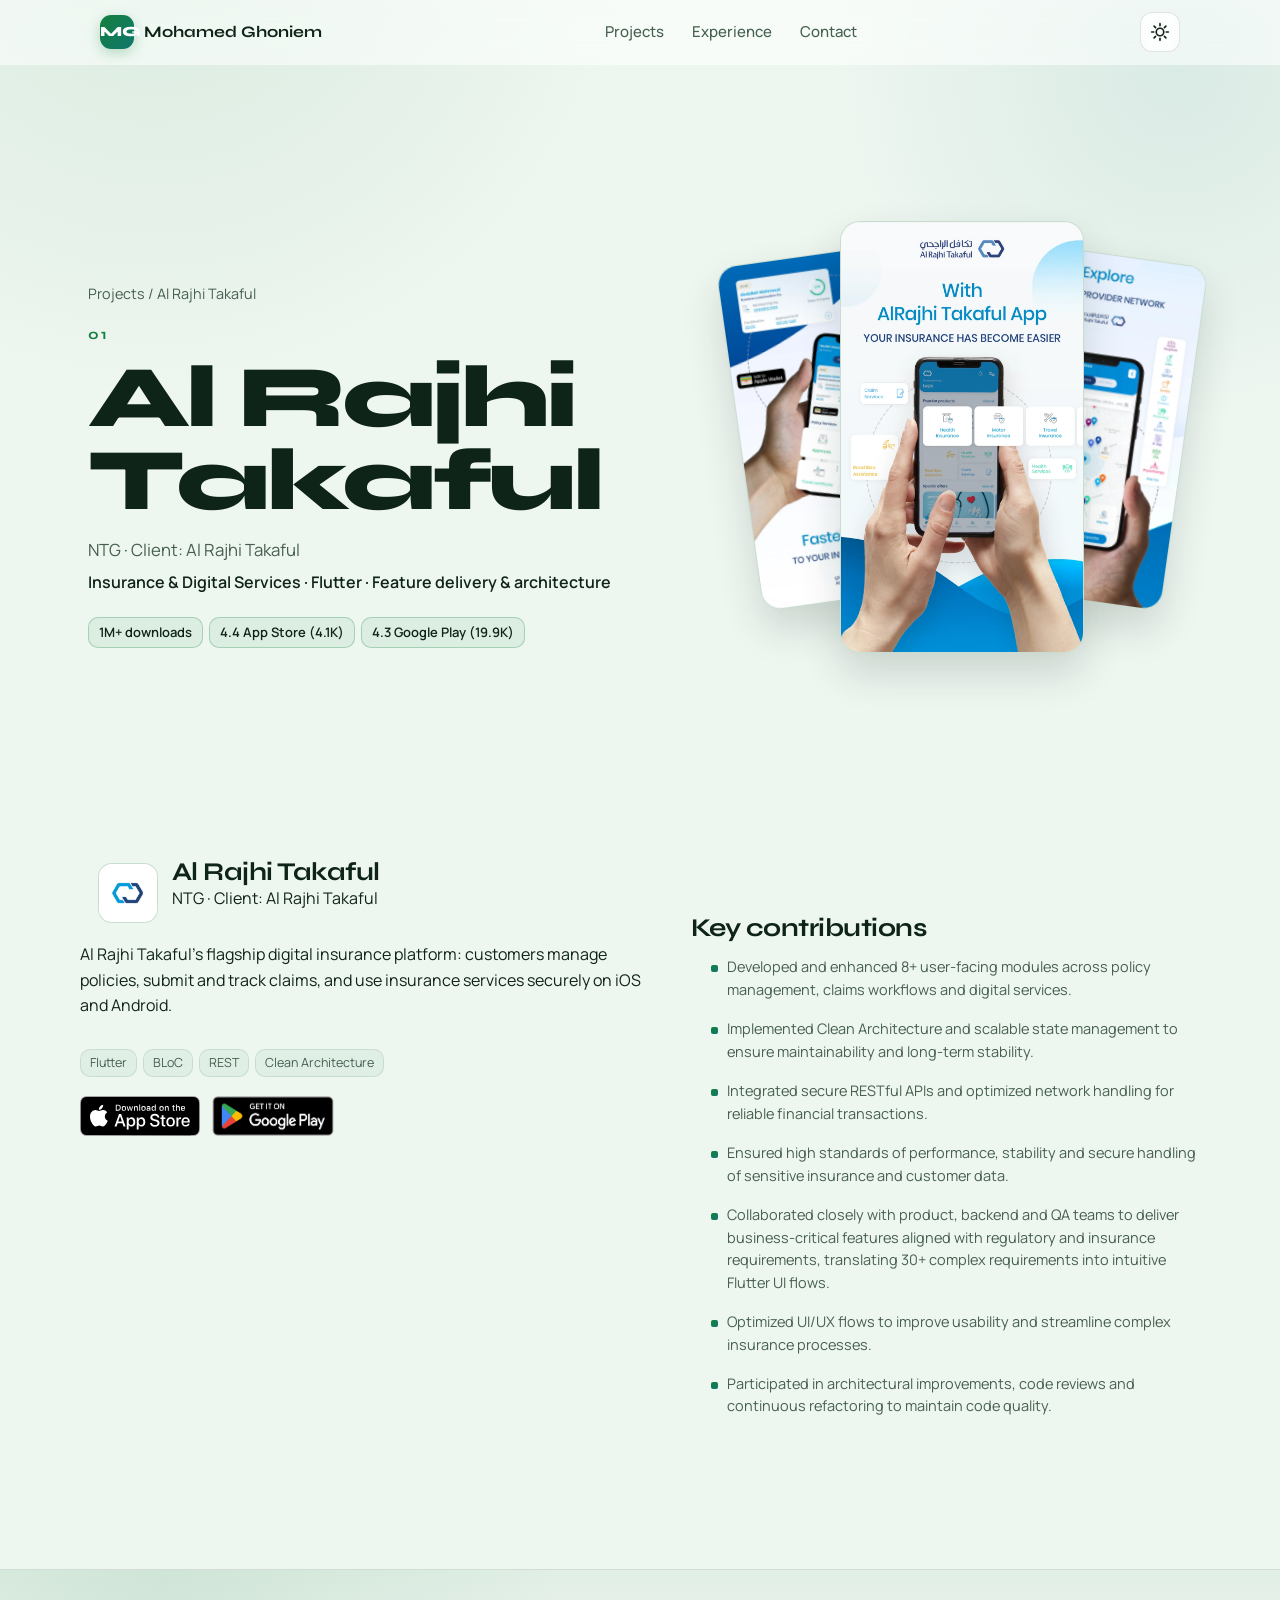
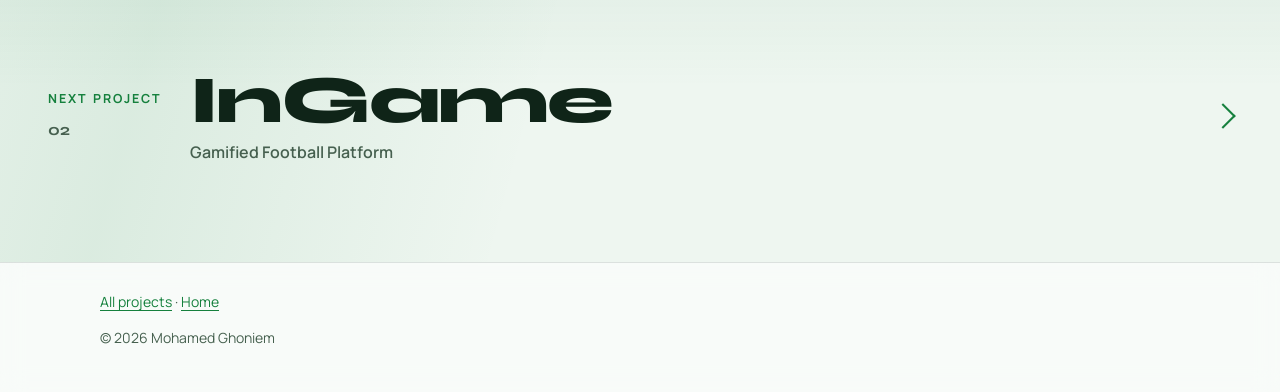
<file: work/al-rajhi-takaful/index.html>
<!doctype html>
<html lang="en" class="no-js" data-theme="dark">
<head>
<meta charset="utf-8">
<meta name="viewport" content="width=device-width, initial-scale=1">
<title>Al Rajhi Takaful — Mohamed Ghoniem</title>
<meta name="description" content="Al Rajhi Takaful&#x27;s flagship digital insurance platform: customers manage policies, submit and track claims, and use insurance services securely on iOS and Android.">
<link rel="canonical" href="https://ghon4.github.io/work/al-rajhi-takaful/">
<meta name="theme-color" content="#07130d">
<meta name="color-scheme" content="dark light">
<meta property="og:title" content="Al Rajhi Takaful — Mohamed Ghoniem">
<meta property="og:description" content="Al Rajhi Takaful&#x27;s flagship digital insurance platform: customers manage policies, submit and track claims, and use insurance services securely on iOS and Android.">
<meta property="og:url" content="https://ghon4.github.io/work/al-rajhi-takaful/">
<meta property="og:image" content="https://ghon4.github.io/assets/og-website.jpg">
<link rel="icon" href="../../favicon.svg" type="image/svg+xml">
<link rel="icon" href="../../favicon-32.png" sizes="32x32" type="image/png">
<link rel="apple-touch-icon" href="../../apple-touch-icon.png">
<link rel="preconnect" href="https://fonts.googleapis.com">
<link rel="preconnect" href="https://fonts.gstatic.com" crossorigin>
<link href="https://fonts.googleapis.com/css2?family=Manrope:wght@400;500;600;700;800&family=Syne:wght@600;700;800&display=swap" rel="stylesheet">
<script>(function(){var r=document.documentElement;r.classList.add('js');r.classList.remove('no-js');try{var t=localStorage.getItem('theme');if(!t)t=matchMedia('(prefers-color-scheme: light)').matches?'light':'dark';r.setAttribute('data-theme',t);}catch(e){}})();</script>
<link rel="stylesheet" href="../../assets/css/style.css?v=11">
</head>
<body class="case-page">
<a class="skip-link" href="#main">Skip to content</a>
<header class="site-header">
  <div class="container">
    <nav class="nav" aria-label="Main">
      <a class="brand" href="../../" aria-label="Mohamed Ghoniem, back to home"><span class="brand-mark" aria-hidden="true">MG</span><span>Mohamed Ghoniem</span></a>
      <div class="nav-links-wrap"><ul class="nav-links"><li><a href="../../#projects">Projects</a></li><li><a href="../../#experience">Experience</a></li><li><a href="../../#contact">Contact</a></li></ul></div>
      <div class="nav-actions">
        <button class="icon-btn theme-toggle" type="button" aria-label="Toggle light theme" aria-pressed="false">
          <svg class="moon" viewBox="0 0 24 24" aria-hidden="true"><path d="M21 12.8A9 9 0 1 1 11.2 3a7 7 0 0 0 9.8 9.8z" fill="none" stroke="currentColor" stroke-width="2" stroke-linejoin="round"/></svg>
          <svg class="sun" viewBox="0 0 24 24" aria-hidden="true"><circle cx="12" cy="12" r="4.5" fill="none" stroke="currentColor" stroke-width="2"/><path d="M12 2v2.5M12 19.5V22M2 12h2.5M19.5 12H22M4.9 4.9l1.8 1.8M17.3 17.3l1.8 1.8M4.9 19.1l1.8-1.8M17.3 6.7l1.8-1.8" stroke="currentColor" stroke-width="2" stroke-linecap="round"/></svg>
        </button>
        <button class="icon-btn menu-toggle" type="button" aria-label="Open menu" aria-expanded="false" aria-controls="mobile-menu">
          <svg class="open" viewBox="0 0 24 24" aria-hidden="true"><path d="M4 7h16M4 12h16M4 17h16" stroke="currentColor" stroke-width="2" stroke-linecap="round"/></svg>
          <svg class="close" viewBox="0 0 24 24" aria-hidden="true"><path d="M6 6l12 12M18 6 6 18" stroke="currentColor" stroke-width="2" stroke-linecap="round"/></svg>
        </button>
      </div>
    </nav>
    <div class="mobile-menu" id="mobile-menu"><a href="../../#projects">Projects</a><a href="../../#experience">Experience</a><a href="../../#contact">Contact</a></div>
  </div>
</header>
<main id="main">
  <article class="case" aria-labelledby="case-title">
    <section class="case-hero" aria-label="Al Rajhi Takaful overview">
      <div class="case-copy hero-enter">
        <p class="case-crumb"><a href="../../#projects">Projects</a><span aria-hidden="true"> / </span><span>Al Rajhi Takaful</span></p>
        <p class="case-index" aria-hidden="true">01</p>
        <h1 class="case-title" id="case-title">Al Rajhi Takaful</h1>
        <p class="case-company">NTG · Client: Al Rajhi Takaful</p>
        <p class="case-role">Insurance &amp; Digital Services · Flutter · Feature delivery &amp; architecture</p>
        <ul class="metrics case-metrics" aria-label="Results"><li>1M+ downloads</li><li>4.4 App Store (4.1K)</li><li>4.3 Google Play (19.9K)</li></ul>
      </div>
      <div class="hero-shots hero-enter" aria-hidden="true">
        <figure class="shot-card s-left"><img src="../../assets/shots/store/al-rajhi-takaful/2.webp" width="900" height="1950" alt="" decoding="async"></figure>
        <figure class="shot-card s-center"><img src="../../assets/shots/store/al-rajhi-takaful/1.webp" width="900" height="1950" alt="" decoding="async" fetchpriority="high"></figure>
        <figure class="shot-card s-right"><img src="../../assets/shots/store/al-rajhi-takaful/3.webp" width="900" height="1950" alt="" decoding="async"></figure>
      </div>
    </section>

    <div class="case-body container">
      <div class="case-intro reveal">
        <div class="card-head"><img class="app-icon" src="../../assets/icons/alrajhi.webp" width="60" height="60" alt="Al Rajhi Takaful app icon" loading="lazy" decoding="async"><div><h2 class="case-h2">Al Rajhi Takaful</h2><p class="company">NTG · Client: Al Rajhi Takaful</p></div></div>
        <p class="desc">Al Rajhi Takaful&#x27;s flagship digital insurance platform: customers manage policies, submit and track claims, and use insurance services securely on iOS and Android.</p>
        <ul class="tags" aria-label="Tech stack"><li>Flutter</li><li>BLoC</li><li>REST</li><li>Clean Architecture</li></ul>
        <div class="stores">
<a class="store-badge" href="https://apps.apple.com/us/app/al-rajhi-takaful/id1511689440" target="_blank" rel="noopener"><img src="../../assets/badges/app-store.svg" alt="Download Al Rajhi Takaful on the App Store" width="120" height="40" loading="lazy"></a>
<a class="store-badge store-badge-gp" href="https://play.google.com/store/apps/details?id=com.alrajhitakaful.dcp" target="_blank" rel="noopener"><img src="../../assets/badges/google-play.png" alt="Get Al Rajhi Takaful on Google Play" width="135" height="40" loading="lazy"></a>
        </div>
      </div>
      <section class="case-contribs reveal" aria-labelledby="contrib-title">
        <h2 class="case-h2" id="contrib-title">Key contributions</h2>
        <ul class="kc-list case-contrib"><li>Developed and enhanced 8+ user-facing modules across policy management, claims workflows and digital services.</li><li>Implemented Clean Architecture and scalable state management to ensure maintainability and long-term stability.</li><li>Integrated secure RESTful APIs and optimized network handling for reliable financial transactions.</li><li>Ensured high standards of performance, stability and secure handling of sensitive insurance and customer data.</li><li>Collaborated closely with product, backend and QA teams to deliver business-critical features aligned with regulatory and insurance requirements, translating 30+ complex requirements into intuitive Flutter UI flows.</li><li>Optimized UI/UX flows to improve usability and streamline complex insurance processes.</li><li>Participated in architectural improvements, code reviews and continuous refactoring to maintain code quality.</li></ul>
      </section>
    </div>
    <nav class="case-next" aria-label="Next project">
      <a class="case-next-link" href="../ingame/" data-next-color="#123024">
        <span class="case-next-meta"><span class="case-next-label">Next project</span><span class="case-next-index" aria-hidden="true">02</span></span>
        <span class="case-next-main"><span class="case-next-title">InGame</span><span class="case-next-cat">Gamified Football Platform</span></span>
        <span class="case-next-arrow" aria-hidden="true"></span>
      </a>
    </nav>
  </article>
</main>
<footer class="site-footer"><div class="container"><p><a href="../../#projects">All projects</a> · <a href="../../">Home</a></p><p>© <span id="year"></span> Mohamed Ghoniem</p></div></footer>
<script src="../../assets/js/main.js?v=11" defer></script>
</body>
</html>
</file>
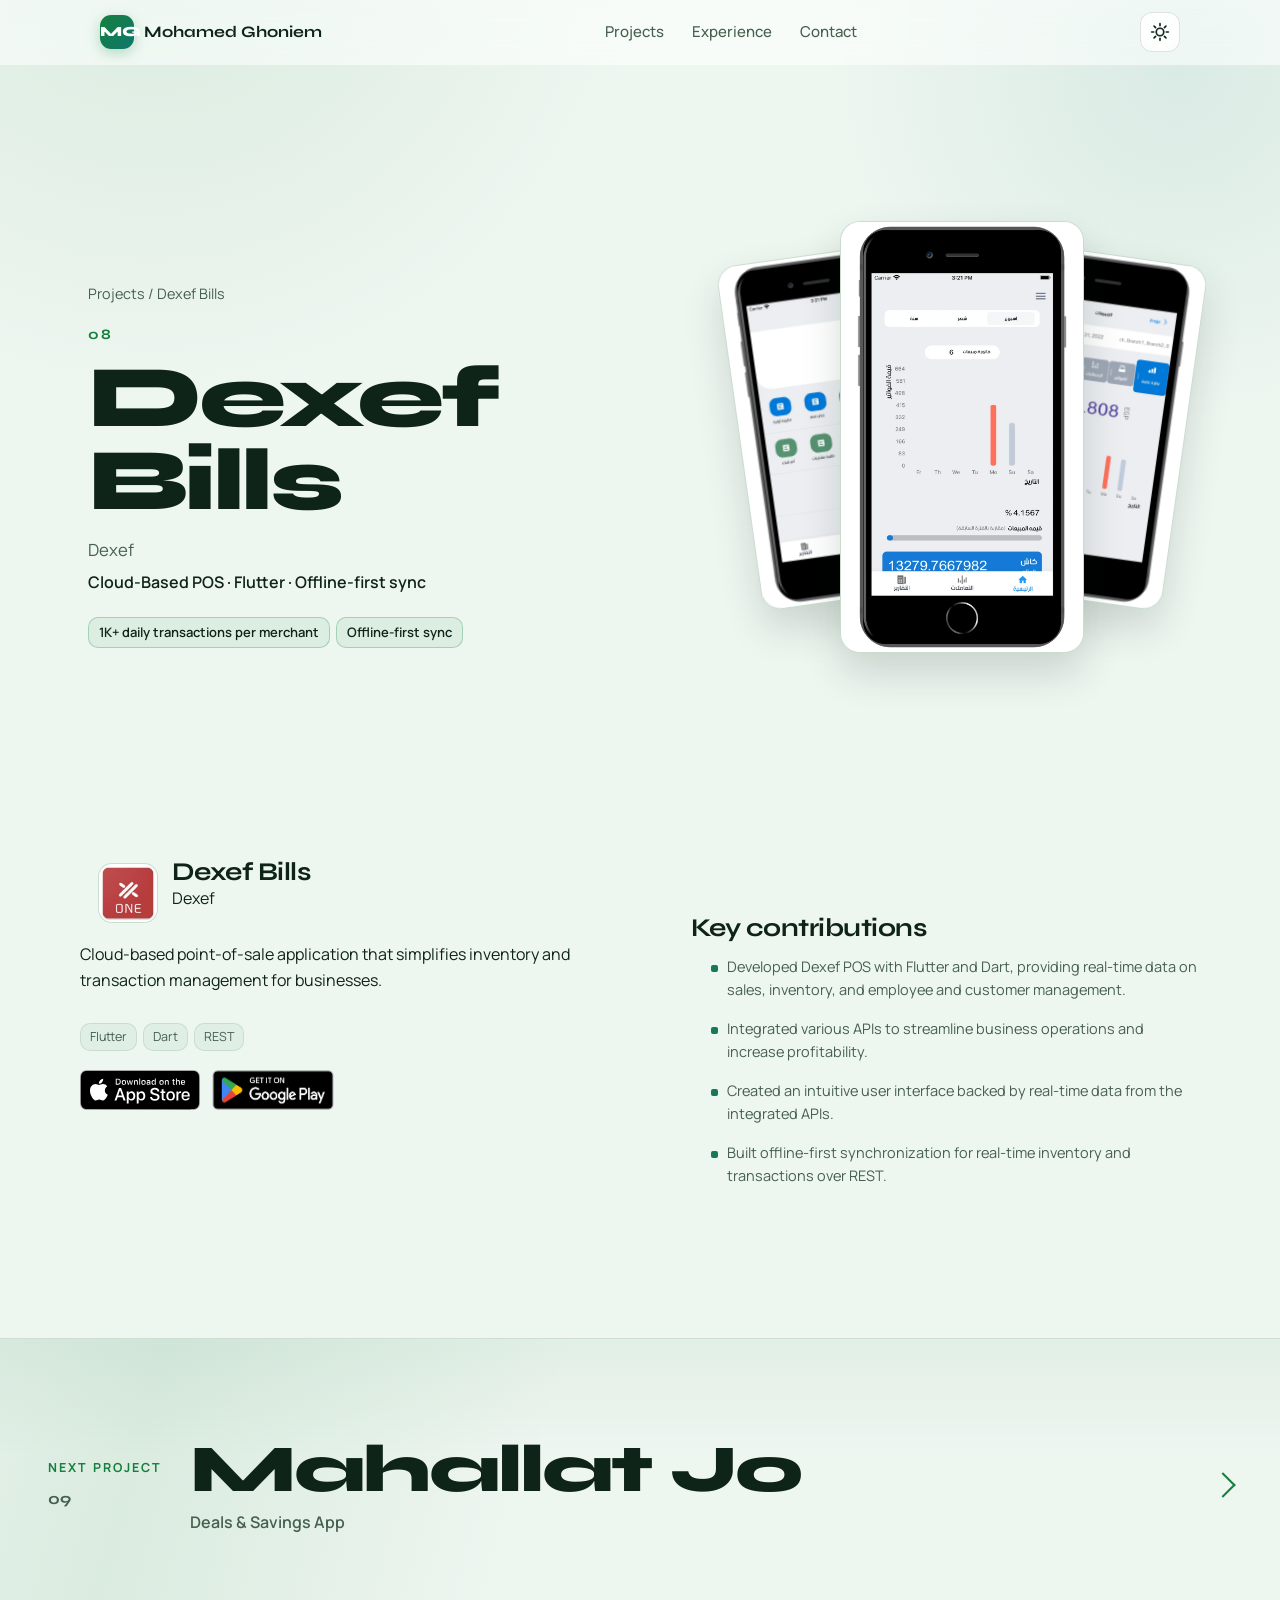
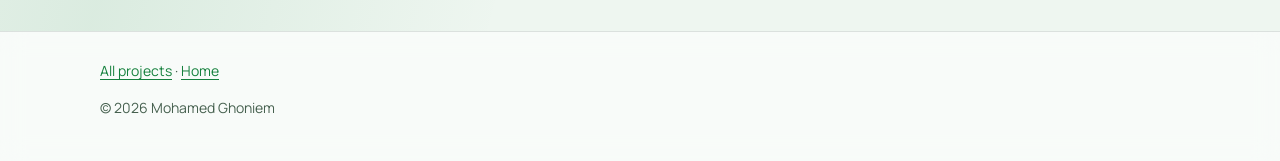
<file: work/dexef-bills/index.html>
<!doctype html>
<html lang="en" class="no-js" data-theme="dark">
<head>
<meta charset="utf-8">
<meta name="viewport" content="width=device-width, initial-scale=1">
<title>Dexef Bills — Mohamed Ghoniem</title>
<meta name="description" content="Cloud-based point-of-sale application that simplifies inventory and transaction management for businesses.">
<link rel="canonical" href="https://ghon4.github.io/work/dexef-bills/">
<meta name="theme-color" content="#07130d">
<meta name="color-scheme" content="dark light">
<meta property="og:title" content="Dexef Bills — Mohamed Ghoniem">
<meta property="og:description" content="Cloud-based point-of-sale application that simplifies inventory and transaction management for businesses.">
<meta property="og:url" content="https://ghon4.github.io/work/dexef-bills/">
<meta property="og:image" content="https://ghon4.github.io/assets/og-website.jpg">
<link rel="icon" href="../../favicon.svg" type="image/svg+xml">
<link rel="icon" href="../../favicon-32.png" sizes="32x32" type="image/png">
<link rel="apple-touch-icon" href="../../apple-touch-icon.png">
<link rel="preconnect" href="https://fonts.googleapis.com">
<link rel="preconnect" href="https://fonts.gstatic.com" crossorigin>
<link href="https://fonts.googleapis.com/css2?family=Manrope:wght@400;500;600;700;800&family=Syne:wght@600;700;800&display=swap" rel="stylesheet">
<script>(function(){var r=document.documentElement;r.classList.add('js');r.classList.remove('no-js');try{var t=localStorage.getItem('theme');if(!t)t=matchMedia('(prefers-color-scheme: light)').matches?'light':'dark';r.setAttribute('data-theme',t);}catch(e){}})();</script>
<link rel="stylesheet" href="../../assets/css/style.css?v=11">
</head>
<body class="case-page">
<a class="skip-link" href="#main">Skip to content</a>
<header class="site-header">
  <div class="container">
    <nav class="nav" aria-label="Main">
      <a class="brand" href="../../" aria-label="Mohamed Ghoniem, back to home"><span class="brand-mark" aria-hidden="true">MG</span><span>Mohamed Ghoniem</span></a>
      <div class="nav-links-wrap"><ul class="nav-links"><li><a href="../../#projects">Projects</a></li><li><a href="../../#experience">Experience</a></li><li><a href="../../#contact">Contact</a></li></ul></div>
      <div class="nav-actions">
        <button class="icon-btn theme-toggle" type="button" aria-label="Toggle light theme" aria-pressed="false">
          <svg class="moon" viewBox="0 0 24 24" aria-hidden="true"><path d="M21 12.8A9 9 0 1 1 11.2 3a7 7 0 0 0 9.8 9.8z" fill="none" stroke="currentColor" stroke-width="2" stroke-linejoin="round"/></svg>
          <svg class="sun" viewBox="0 0 24 24" aria-hidden="true"><circle cx="12" cy="12" r="4.5" fill="none" stroke="currentColor" stroke-width="2"/><path d="M12 2v2.5M12 19.5V22M2 12h2.5M19.5 12H22M4.9 4.9l1.8 1.8M17.3 17.3l1.8 1.8M4.9 19.1l1.8-1.8M17.3 6.7l1.8-1.8" stroke="currentColor" stroke-width="2" stroke-linecap="round"/></svg>
        </button>
        <button class="icon-btn menu-toggle" type="button" aria-label="Open menu" aria-expanded="false" aria-controls="mobile-menu">
          <svg class="open" viewBox="0 0 24 24" aria-hidden="true"><path d="M4 7h16M4 12h16M4 17h16" stroke="currentColor" stroke-width="2" stroke-linecap="round"/></svg>
          <svg class="close" viewBox="0 0 24 24" aria-hidden="true"><path d="M6 6l12 12M18 6 6 18" stroke="currentColor" stroke-width="2" stroke-linecap="round"/></svg>
        </button>
      </div>
    </nav>
    <div class="mobile-menu" id="mobile-menu"><a href="../../#projects">Projects</a><a href="../../#experience">Experience</a><a href="../../#contact">Contact</a></div>
  </div>
</header>
<main id="main">
  <article class="case" aria-labelledby="case-title">
    <section class="case-hero" aria-label="Dexef Bills overview">
      <div class="case-copy hero-enter">
        <p class="case-crumb"><a href="../../#projects">Projects</a><span aria-hidden="true"> / </span><span>Dexef Bills</span></p>
        <p class="case-index" aria-hidden="true">08</p>
        <h1 class="case-title" id="case-title">Dexef Bills</h1>
        <p class="case-company">Dexef</p>
        <p class="case-role">Cloud-Based POS · Flutter · Offline-first sync</p>
        <ul class="metrics case-metrics" aria-label="Results"><li>1K+ daily transactions per merchant</li><li>Offline-first sync</li></ul>
      </div>
      <div class="hero-shots hero-enter" aria-hidden="true">
        <figure class="shot-card s-left"><img src="../../assets/shots/store/dexef-bills/2.webp" width="900" height="1950" alt="" decoding="async"></figure>
        <figure class="shot-card s-center"><img src="../../assets/shots/store/dexef-bills/1.webp" width="900" height="1950" alt="" decoding="async" fetchpriority="high"></figure>
        <figure class="shot-card s-right"><img src="../../assets/shots/store/dexef-bills/3.webp" width="900" height="1950" alt="" decoding="async"></figure>
      </div>
    </section>

    <div class="case-body container">
      <div class="case-intro reveal">
        <div class="card-head"><img class="app-icon" src="../../assets/icons/dexef.webp" width="60" height="60" alt="Dexef Bills app icon" loading="lazy" decoding="async"><div><h2 class="case-h2">Dexef Bills</h2><p class="company">Dexef</p></div></div>
        <p class="desc">Cloud-based point-of-sale application that simplifies inventory and transaction management for businesses.</p>
        <ul class="tags" aria-label="Tech stack"><li>Flutter</li><li>Dart</li><li>REST</li></ul>
        <div class="stores">
<a class="store-badge" href="https://apps.apple.com/eg/app/dexef-pos/id1618652580" target="_blank" rel="noopener"><img src="../../assets/badges/app-store.svg" alt="Download Dexef Bills on the App Store" width="120" height="40" loading="lazy"></a>
<a class="store-badge store-badge-gp" href="https://play.google.com/store/apps/details?id=com.dexef.dexef_one_pro_flutter" target="_blank" rel="noopener"><img src="../../assets/badges/google-play.png" alt="Get Dexef Bills on Google Play" width="135" height="40" loading="lazy"></a>
        </div>
      </div>
      <section class="case-contribs reveal" aria-labelledby="contrib-title">
        <h2 class="case-h2" id="contrib-title">Key contributions</h2>
        <ul class="kc-list case-contrib"><li>Developed Dexef POS with Flutter and Dart, providing real-time data on sales, inventory, and employee and customer management.</li><li>Integrated various APIs to streamline business operations and increase profitability.</li><li>Created an intuitive user interface backed by real-time data from the integrated APIs.</li><li>Built offline-first synchronization for real-time inventory and transactions over REST.</li></ul>
      </section>
    </div>
    <nav class="case-next" aria-label="Next project">
      <a class="case-next-link" href="../mahallat-jo/" data-next-color="#20160e">
        <span class="case-next-meta"><span class="case-next-label">Next project</span><span class="case-next-index" aria-hidden="true">09</span></span>
        <span class="case-next-main"><span class="case-next-title">Mahallat Jo</span><span class="case-next-cat">Deals &amp; Savings App</span></span>
        <span class="case-next-arrow" aria-hidden="true"></span>
      </a>
    </nav>
  </article>
</main>
<footer class="site-footer"><div class="container"><p><a href="../../#projects">All projects</a> · <a href="../../">Home</a></p><p>© <span id="year"></span> Mohamed Ghoniem</p></div></footer>
<script src="../../assets/js/main.js?v=11" defer></script>
</body>
</html>
</file>
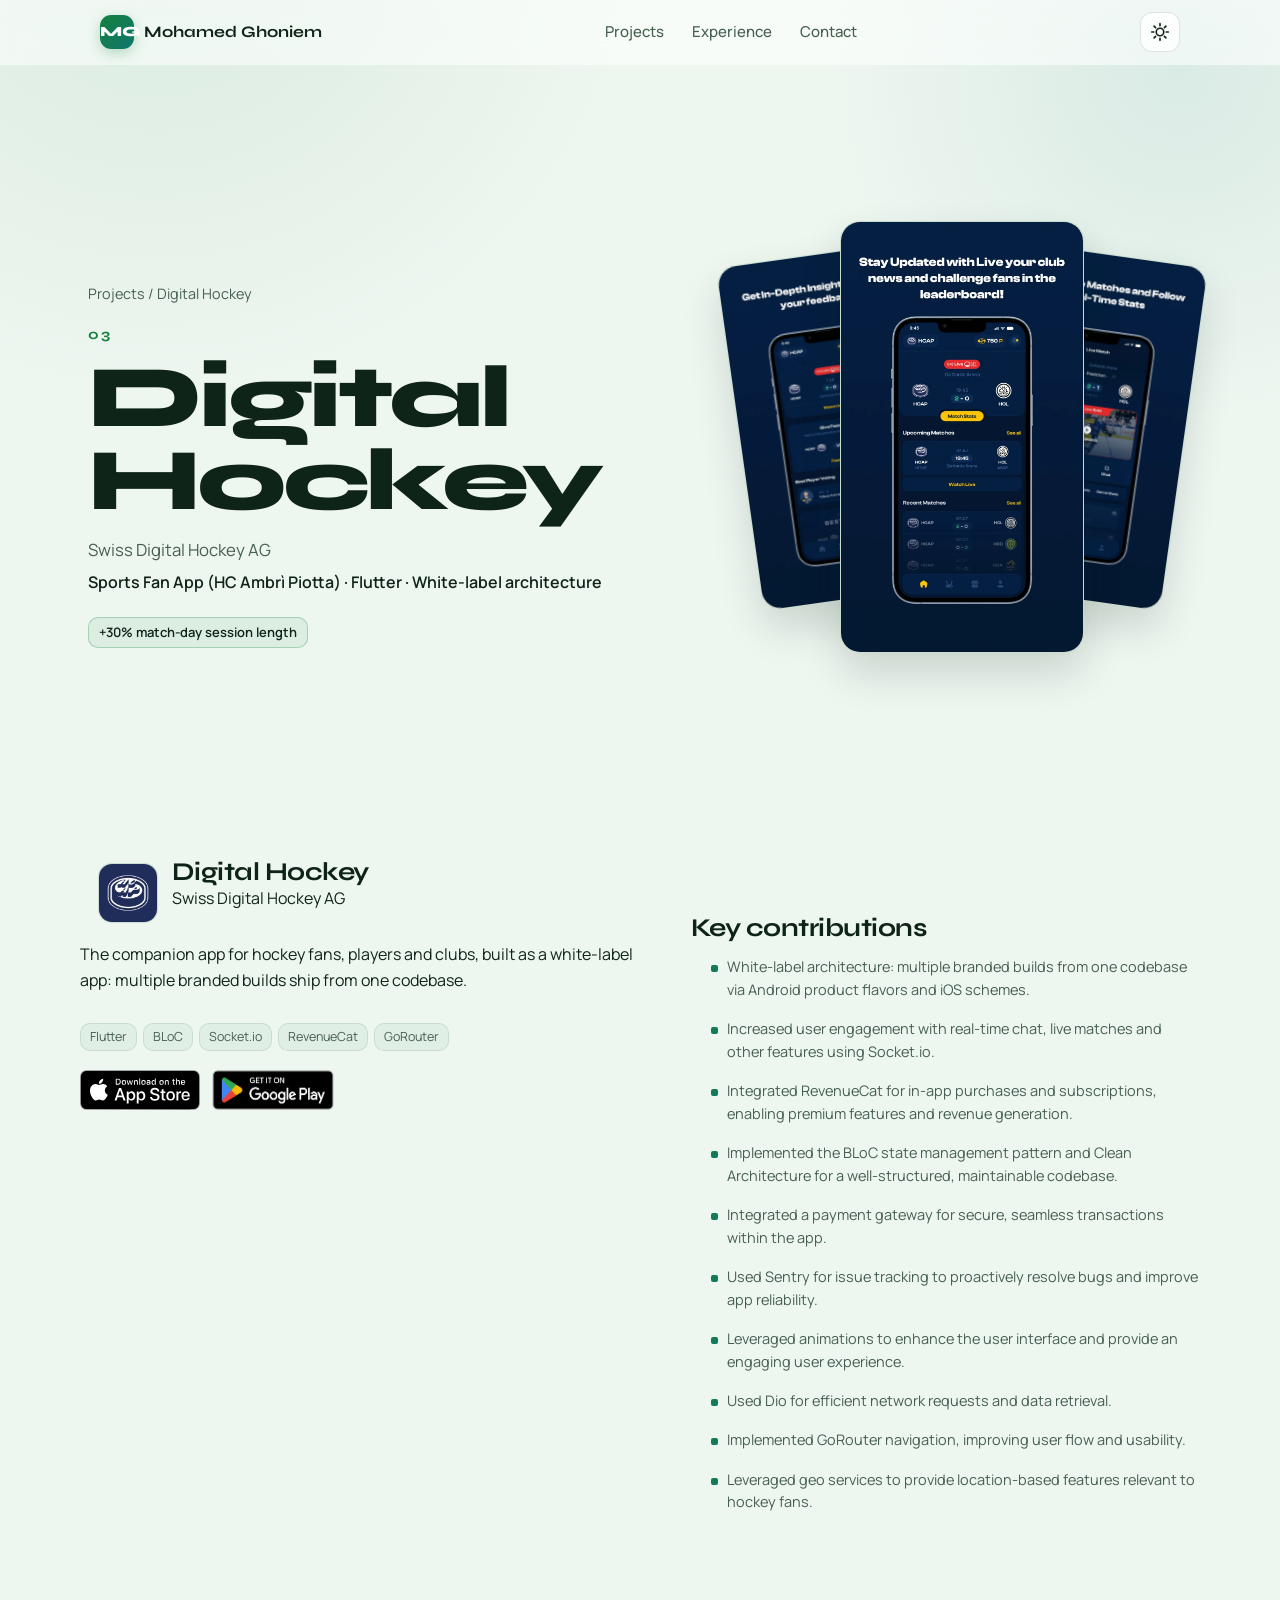
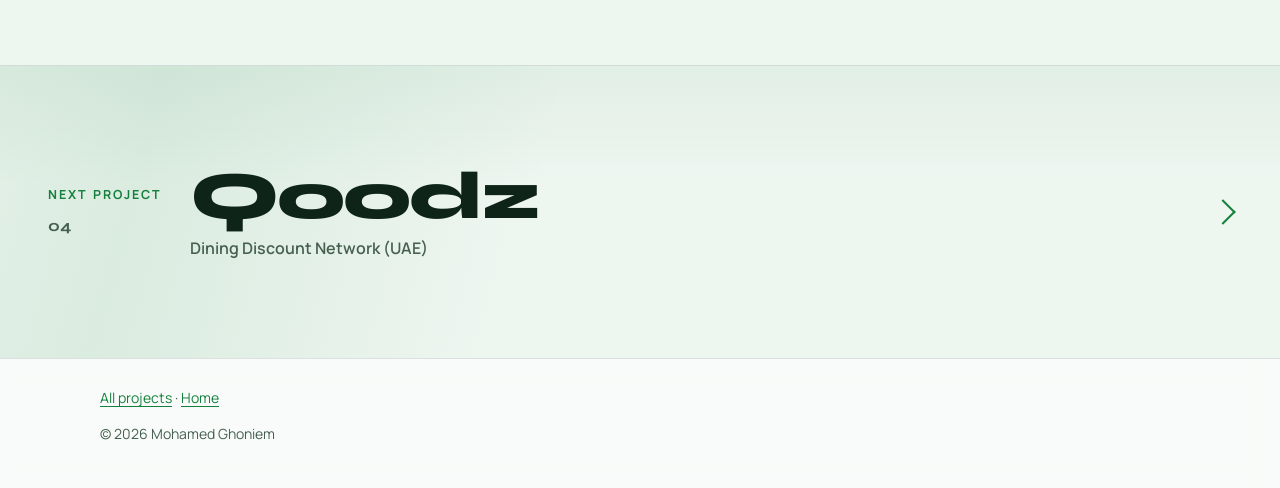
<file: work/digital-hockey/index.html>
<!doctype html>
<html lang="en" class="no-js" data-theme="dark">
<head>
<meta charset="utf-8">
<meta name="viewport" content="width=device-width, initial-scale=1">
<title>Digital Hockey — Mohamed Ghoniem</title>
<meta name="description" content="The companion app for hockey fans, players and clubs, built as a white-label app: multiple branded builds ship from one codebase.">
<link rel="canonical" href="https://ghon4.github.io/work/digital-hockey/">
<meta name="theme-color" content="#07130d">
<meta name="color-scheme" content="dark light">
<meta property="og:title" content="Digital Hockey — Mohamed Ghoniem">
<meta property="og:description" content="The companion app for hockey fans, players and clubs, built as a white-label app: multiple branded builds ship from one codebase.">
<meta property="og:url" content="https://ghon4.github.io/work/digital-hockey/">
<meta property="og:image" content="https://ghon4.github.io/assets/og-website.jpg">
<link rel="icon" href="../../favicon.svg" type="image/svg+xml">
<link rel="icon" href="../../favicon-32.png" sizes="32x32" type="image/png">
<link rel="apple-touch-icon" href="../../apple-touch-icon.png">
<link rel="preconnect" href="https://fonts.googleapis.com">
<link rel="preconnect" href="https://fonts.gstatic.com" crossorigin>
<link href="https://fonts.googleapis.com/css2?family=Manrope:wght@400;500;600;700;800&family=Syne:wght@600;700;800&display=swap" rel="stylesheet">
<script>(function(){var r=document.documentElement;r.classList.add('js');r.classList.remove('no-js');try{var t=localStorage.getItem('theme');if(!t)t=matchMedia('(prefers-color-scheme: light)').matches?'light':'dark';r.setAttribute('data-theme',t);}catch(e){}})();</script>
<link rel="stylesheet" href="../../assets/css/style.css?v=11">
</head>
<body class="case-page">
<a class="skip-link" href="#main">Skip to content</a>
<header class="site-header">
  <div class="container">
    <nav class="nav" aria-label="Main">
      <a class="brand" href="../../" aria-label="Mohamed Ghoniem, back to home"><span class="brand-mark" aria-hidden="true">MG</span><span>Mohamed Ghoniem</span></a>
      <div class="nav-links-wrap"><ul class="nav-links"><li><a href="../../#projects">Projects</a></li><li><a href="../../#experience">Experience</a></li><li><a href="../../#contact">Contact</a></li></ul></div>
      <div class="nav-actions">
        <button class="icon-btn theme-toggle" type="button" aria-label="Toggle light theme" aria-pressed="false">
          <svg class="moon" viewBox="0 0 24 24" aria-hidden="true"><path d="M21 12.8A9 9 0 1 1 11.2 3a7 7 0 0 0 9.8 9.8z" fill="none" stroke="currentColor" stroke-width="2" stroke-linejoin="round"/></svg>
          <svg class="sun" viewBox="0 0 24 24" aria-hidden="true"><circle cx="12" cy="12" r="4.5" fill="none" stroke="currentColor" stroke-width="2"/><path d="M12 2v2.5M12 19.5V22M2 12h2.5M19.5 12H22M4.9 4.9l1.8 1.8M17.3 17.3l1.8 1.8M4.9 19.1l1.8-1.8M17.3 6.7l1.8-1.8" stroke="currentColor" stroke-width="2" stroke-linecap="round"/></svg>
        </button>
        <button class="icon-btn menu-toggle" type="button" aria-label="Open menu" aria-expanded="false" aria-controls="mobile-menu">
          <svg class="open" viewBox="0 0 24 24" aria-hidden="true"><path d="M4 7h16M4 12h16M4 17h16" stroke="currentColor" stroke-width="2" stroke-linecap="round"/></svg>
          <svg class="close" viewBox="0 0 24 24" aria-hidden="true"><path d="M6 6l12 12M18 6 6 18" stroke="currentColor" stroke-width="2" stroke-linecap="round"/></svg>
        </button>
      </div>
    </nav>
    <div class="mobile-menu" id="mobile-menu"><a href="../../#projects">Projects</a><a href="../../#experience">Experience</a><a href="../../#contact">Contact</a></div>
  </div>
</header>
<main id="main">
  <article class="case" aria-labelledby="case-title">
    <section class="case-hero" aria-label="Digital Hockey overview">
      <div class="case-copy hero-enter">
        <p class="case-crumb"><a href="../../#projects">Projects</a><span aria-hidden="true"> / </span><span>Digital Hockey</span></p>
        <p class="case-index" aria-hidden="true">03</p>
        <h1 class="case-title" id="case-title">Digital Hockey</h1>
        <p class="case-company">Swiss Digital Hockey AG</p>
        <p class="case-role">Sports Fan App (HC Ambrì Piotta) · Flutter · White-label architecture</p>
        <ul class="metrics case-metrics" aria-label="Results"><li>+30% match-day session length</li></ul>
      </div>
      <div class="hero-shots hero-enter" aria-hidden="true">
        <figure class="shot-card s-left"><img src="../../assets/shots/store/digital-hockey/2.webp" width="900" height="1950" alt="" decoding="async"></figure>
        <figure class="shot-card s-center"><img src="../../assets/shots/store/digital-hockey/1.webp" width="900" height="1950" alt="" decoding="async" fetchpriority="high"></figure>
        <figure class="shot-card s-right"><img src="../../assets/shots/store/digital-hockey/3.webp" width="900" height="1950" alt="" decoding="async"></figure>
      </div>
    </section>

    <div class="case-body container">
      <div class="case-intro reveal">
        <div class="card-head"><img class="app-icon" src="../../assets/icons/digital-hockey.webp" width="60" height="60" alt="Digital Hockey app icon" loading="lazy" decoding="async"><div><h2 class="case-h2">Digital Hockey</h2><p class="company">Swiss Digital Hockey AG</p></div></div>
        <p class="desc">The companion app for hockey fans, players and clubs, built as a white-label app: multiple branded builds ship from one codebase.</p>
        <ul class="tags" aria-label="Tech stack"><li>Flutter</li><li>BLoC</li><li>Socket.io</li><li>RevenueCat</li><li>GoRouter</li></ul>
        <div class="stores">
<a class="store-badge" href="https://apps.apple.com/us/app/digital-hockey/id6463205087" target="_blank" rel="noopener"><img src="../../assets/badges/app-store.svg" alt="Download Digital Hockey on the App Store" width="120" height="40" loading="lazy"></a>
<a class="store-badge store-badge-gp" href="https://play.google.com/store/apps/details?id=com.sdh.app" target="_blank" rel="noopener"><img src="../../assets/badges/google-play.png" alt="Get Digital Hockey on Google Play" width="135" height="40" loading="lazy"></a>
        </div>
      </div>
      <section class="case-contribs reveal" aria-labelledby="contrib-title">
        <h2 class="case-h2" id="contrib-title">Key contributions</h2>
        <ul class="kc-list case-contrib"><li>White-label architecture: multiple branded builds from one codebase via Android product flavors and iOS schemes.</li><li>Increased user engagement with real-time chat, live matches and other features using Socket.io.</li><li>Integrated RevenueCat for in-app purchases and subscriptions, enabling premium features and revenue generation.</li><li>Implemented the BLoC state management pattern and Clean Architecture for a well-structured, maintainable codebase.</li><li>Integrated a payment gateway for secure, seamless transactions within the app.</li><li>Used Sentry for issue tracking to proactively resolve bugs and improve app reliability.</li><li>Leveraged animations to enhance the user interface and provide an engaging user experience.</li><li>Used Dio for efficient network requests and data retrieval.</li><li>Implemented GoRouter navigation, improving user flow and usability.</li><li>Leveraged geo services to provide location-based features relevant to hockey fans.</li></ul>
      </section>
    </div>
    <nav class="case-next" aria-label="Next project">
      <a class="case-next-link" href="../qoodz/" data-next-color="#241c0c">
        <span class="case-next-meta"><span class="case-next-label">Next project</span><span class="case-next-index" aria-hidden="true">04</span></span>
        <span class="case-next-main"><span class="case-next-title">Qoodz</span><span class="case-next-cat">Dining Discount Network (UAE)</span></span>
        <span class="case-next-arrow" aria-hidden="true"></span>
      </a>
    </nav>
  </article>
</main>
<footer class="site-footer"><div class="container"><p><a href="../../#projects">All projects</a> · <a href="../../">Home</a></p><p>© <span id="year"></span> Mohamed Ghoniem</p></div></footer>
<script src="../../assets/js/main.js?v=11" defer></script>
</body>
</html>
</file>
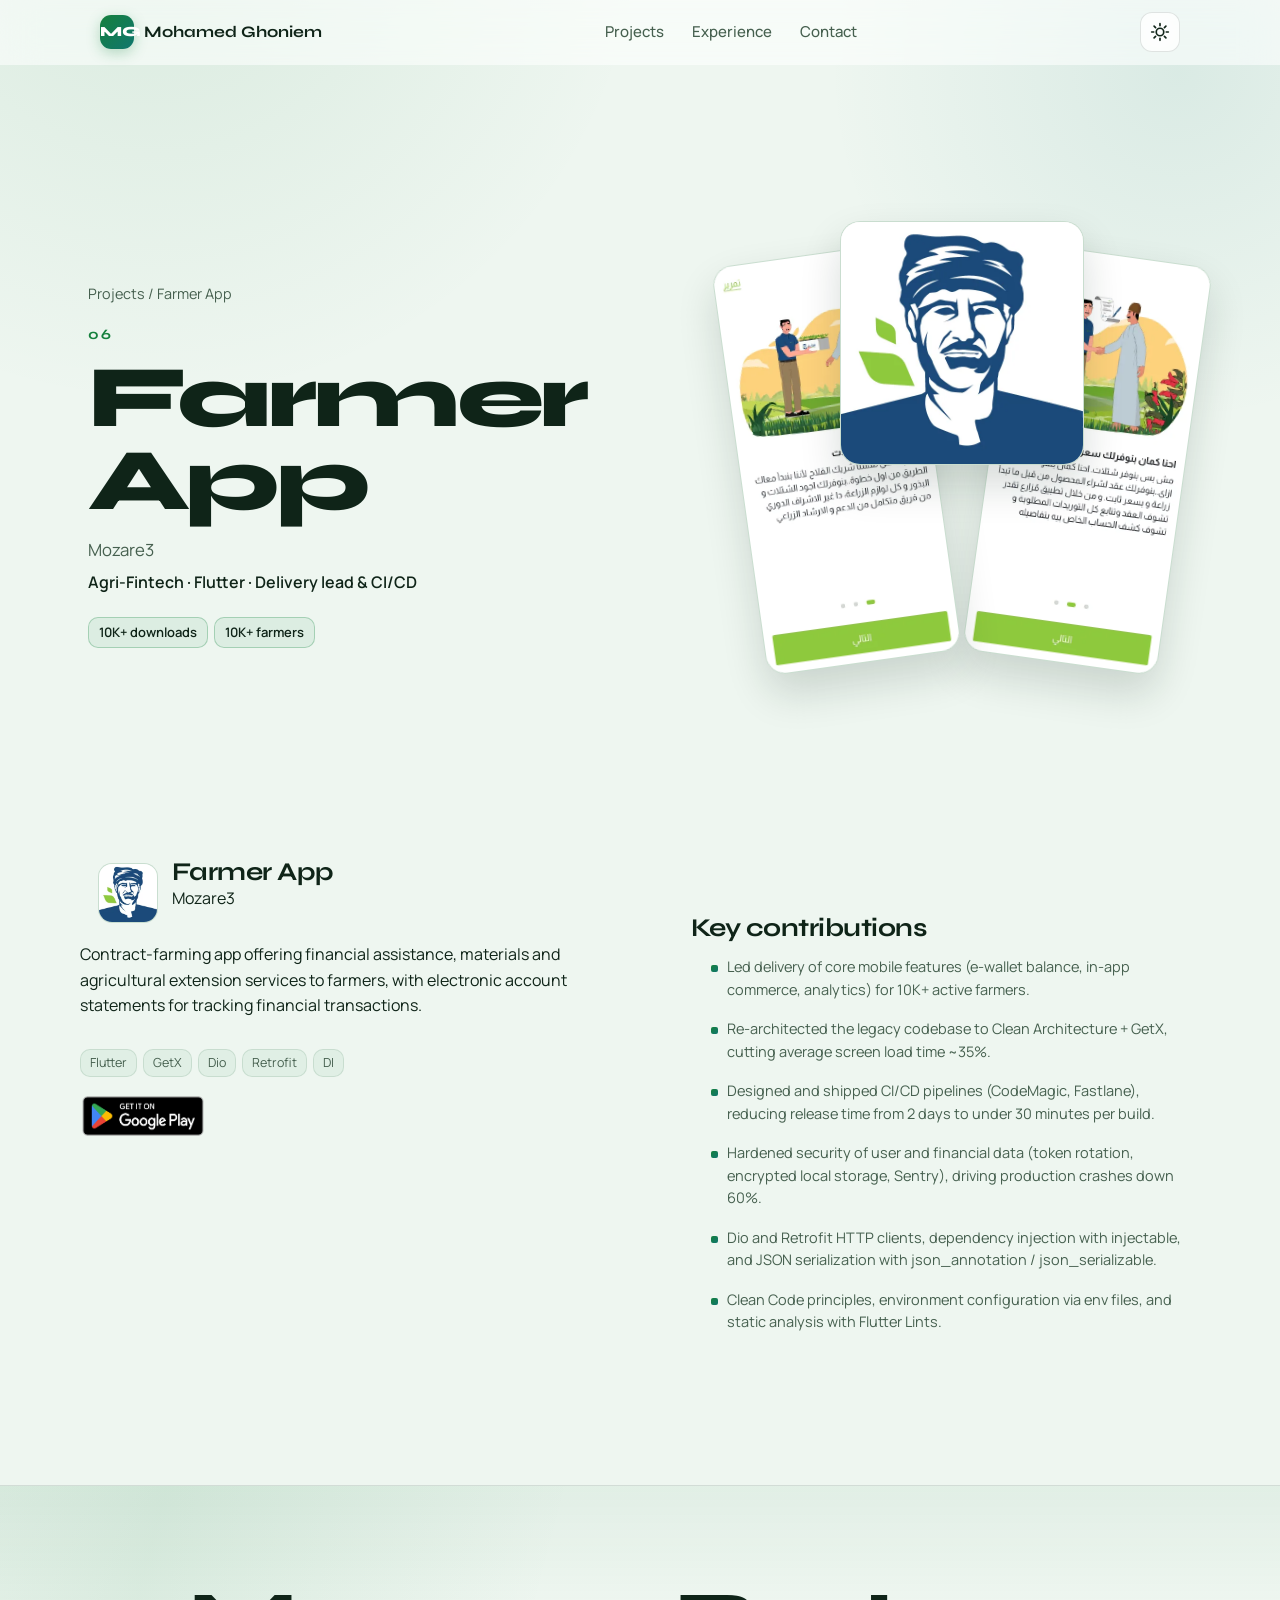
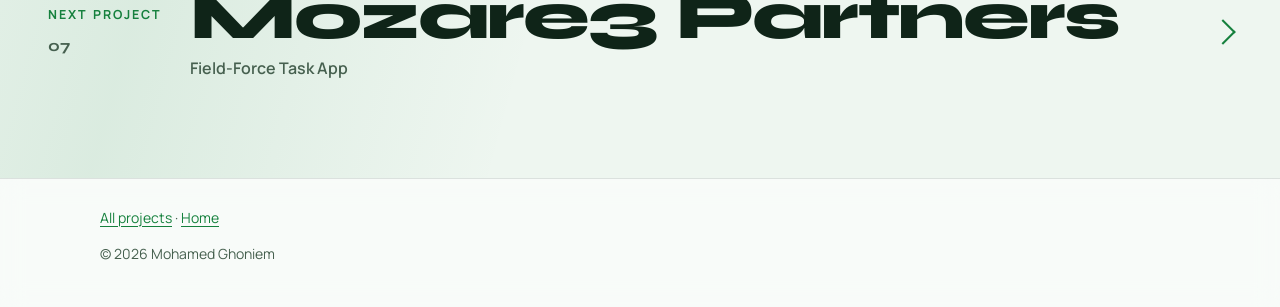
<file: work/farmer-app/index.html>
<!doctype html>
<html lang="en" class="no-js" data-theme="dark">
<head>
<meta charset="utf-8">
<meta name="viewport" content="width=device-width, initial-scale=1">
<title>Farmer App — Mohamed Ghoniem</title>
<meta name="description" content="Contract-farming app offering financial assistance, materials and agricultural extension services to farmers, with electronic account statements for tracking financial transactions.">
<link rel="canonical" href="https://ghon4.github.io/work/farmer-app/">
<meta name="theme-color" content="#07130d">
<meta name="color-scheme" content="dark light">
<meta property="og:title" content="Farmer App — Mohamed Ghoniem">
<meta property="og:description" content="Contract-farming app offering financial assistance, materials and agricultural extension services to farmers, with electronic account statements for tracking financial transactions.">
<meta property="og:url" content="https://ghon4.github.io/work/farmer-app/">
<meta property="og:image" content="https://ghon4.github.io/assets/og-website.jpg">
<link rel="icon" href="../../favicon.svg" type="image/svg+xml">
<link rel="icon" href="../../favicon-32.png" sizes="32x32" type="image/png">
<link rel="apple-touch-icon" href="../../apple-touch-icon.png">
<link rel="preconnect" href="https://fonts.googleapis.com">
<link rel="preconnect" href="https://fonts.gstatic.com" crossorigin>
<link href="https://fonts.googleapis.com/css2?family=Manrope:wght@400;500;600;700;800&family=Syne:wght@600;700;800&display=swap" rel="stylesheet">
<script>(function(){var r=document.documentElement;r.classList.add('js');r.classList.remove('no-js');try{var t=localStorage.getItem('theme');if(!t)t=matchMedia('(prefers-color-scheme: light)').matches?'light':'dark';r.setAttribute('data-theme',t);}catch(e){}})();</script>
<link rel="stylesheet" href="../../assets/css/style.css?v=11">
</head>
<body class="case-page">
<a class="skip-link" href="#main">Skip to content</a>
<header class="site-header">
  <div class="container">
    <nav class="nav" aria-label="Main">
      <a class="brand" href="../../" aria-label="Mohamed Ghoniem, back to home"><span class="brand-mark" aria-hidden="true">MG</span><span>Mohamed Ghoniem</span></a>
      <div class="nav-links-wrap"><ul class="nav-links"><li><a href="../../#projects">Projects</a></li><li><a href="../../#experience">Experience</a></li><li><a href="../../#contact">Contact</a></li></ul></div>
      <div class="nav-actions">
        <button class="icon-btn theme-toggle" type="button" aria-label="Toggle light theme" aria-pressed="false">
          <svg class="moon" viewBox="0 0 24 24" aria-hidden="true"><path d="M21 12.8A9 9 0 1 1 11.2 3a7 7 0 0 0 9.8 9.8z" fill="none" stroke="currentColor" stroke-width="2" stroke-linejoin="round"/></svg>
          <svg class="sun" viewBox="0 0 24 24" aria-hidden="true"><circle cx="12" cy="12" r="4.5" fill="none" stroke="currentColor" stroke-width="2"/><path d="M12 2v2.5M12 19.5V22M2 12h2.5M19.5 12H22M4.9 4.9l1.8 1.8M17.3 17.3l1.8 1.8M4.9 19.1l1.8-1.8M17.3 6.7l1.8-1.8" stroke="currentColor" stroke-width="2" stroke-linecap="round"/></svg>
        </button>
        <button class="icon-btn menu-toggle" type="button" aria-label="Open menu" aria-expanded="false" aria-controls="mobile-menu">
          <svg class="open" viewBox="0 0 24 24" aria-hidden="true"><path d="M4 7h16M4 12h16M4 17h16" stroke="currentColor" stroke-width="2" stroke-linecap="round"/></svg>
          <svg class="close" viewBox="0 0 24 24" aria-hidden="true"><path d="M6 6l12 12M18 6 6 18" stroke="currentColor" stroke-width="2" stroke-linecap="round"/></svg>
        </button>
      </div>
    </nav>
    <div class="mobile-menu" id="mobile-menu"><a href="../../#projects">Projects</a><a href="../../#experience">Experience</a><a href="../../#contact">Contact</a></div>
  </div>
</header>
<main id="main">
  <article class="case" aria-labelledby="case-title">
    <section class="case-hero" aria-label="Farmer App overview">
      <div class="case-copy hero-enter">
        <p class="case-crumb"><a href="../../#projects">Projects</a><span aria-hidden="true"> / </span><span>Farmer App</span></p>
        <p class="case-index" aria-hidden="true">06</p>
        <h1 class="case-title" id="case-title">Farmer App</h1>
        <p class="case-company">Mozare3</p>
        <p class="case-role">Agri-Fintech · Flutter · Delivery lead &amp; CI/CD</p>
        <ul class="metrics case-metrics" aria-label="Results"><li>10K+ downloads</li><li>10K+ farmers</li></ul>
      </div>
      <div class="hero-shots hero-enter" aria-hidden="true">
        <figure class="shot-card s-left"><img src="../../assets/shots/store/farmer-app/3.webp" width="900" height="1950" alt="" decoding="async"></figure>
        <figure class="shot-card s-center"><img src="../../assets/shots/store/farmer-app/1.webp" width="900" height="1950" alt="" decoding="async" fetchpriority="high"></figure>
        <figure class="shot-card s-right"><img src="../../assets/shots/store/farmer-app/4.webp" width="900" height="1950" alt="" decoding="async"></figure>
      </div>
    </section>

    <div class="case-body container">
      <div class="case-intro reveal">
        <div class="card-head"><img class="app-icon" src="../../assets/icons/farmer.webp" width="60" height="60" alt="Farmer App app icon" loading="lazy" decoding="async"><div><h2 class="case-h2">Farmer App</h2><p class="company">Mozare3</p></div></div>
        <p class="desc">Contract-farming app offering financial assistance, materials and agricultural extension services to farmers, with electronic account statements for tracking financial transactions.</p>
        <ul class="tags" aria-label="Tech stack"><li>Flutter</li><li>GetX</li><li>Dio</li><li>Retrofit</li><li>DI</li></ul>
        <div class="stores">
<a class="store-badge store-badge-gp" href="https://play.google.com/store/apps/details?id=com.mozare3.farmer" target="_blank" rel="noopener"><img src="../../assets/badges/google-play.png" alt="Get Farmer App on Google Play" width="135" height="40" loading="lazy"></a>
        </div>
      </div>
      <section class="case-contribs reveal" aria-labelledby="contrib-title">
        <h2 class="case-h2" id="contrib-title">Key contributions</h2>
        <ul class="kc-list case-contrib"><li>Led delivery of core mobile features (e-wallet balance, in-app commerce, analytics) for 10K+ active farmers.</li><li>Re-architected the legacy codebase to Clean Architecture + GetX, cutting average screen load time ~35%.</li><li>Designed and shipped CI/CD pipelines (CodeMagic, Fastlane), reducing release time from 2 days to under 30 minutes per build.</li><li>Hardened security of user and financial data (token rotation, encrypted local storage, Sentry), driving production crashes down 60%.</li><li>Dio and Retrofit HTTP clients, dependency injection with injectable, and JSON serialization with json_annotation / json_serializable.</li><li>Clean Code principles, environment configuration via env files, and static analysis with Flutter Lints.</li></ul>
      </section>
    </div>
    <nav class="case-next" aria-label="Next project">
      <a class="case-next-link" href="../mozare3-partners/" data-next-color="#10221c">
        <span class="case-next-meta"><span class="case-next-label">Next project</span><span class="case-next-index" aria-hidden="true">07</span></span>
        <span class="case-next-main"><span class="case-next-title">Mozare3 Partners</span><span class="case-next-cat">Field-Force Task App</span></span>
        <span class="case-next-arrow" aria-hidden="true"></span>
      </a>
    </nav>
  </article>
</main>
<footer class="site-footer"><div class="container"><p><a href="../../#projects">All projects</a> · <a href="../../">Home</a></p><p>© <span id="year"></span> Mohamed Ghoniem</p></div></footer>
<script src="../../assets/js/main.js?v=11" defer></script>
</body>
</html>
</file>
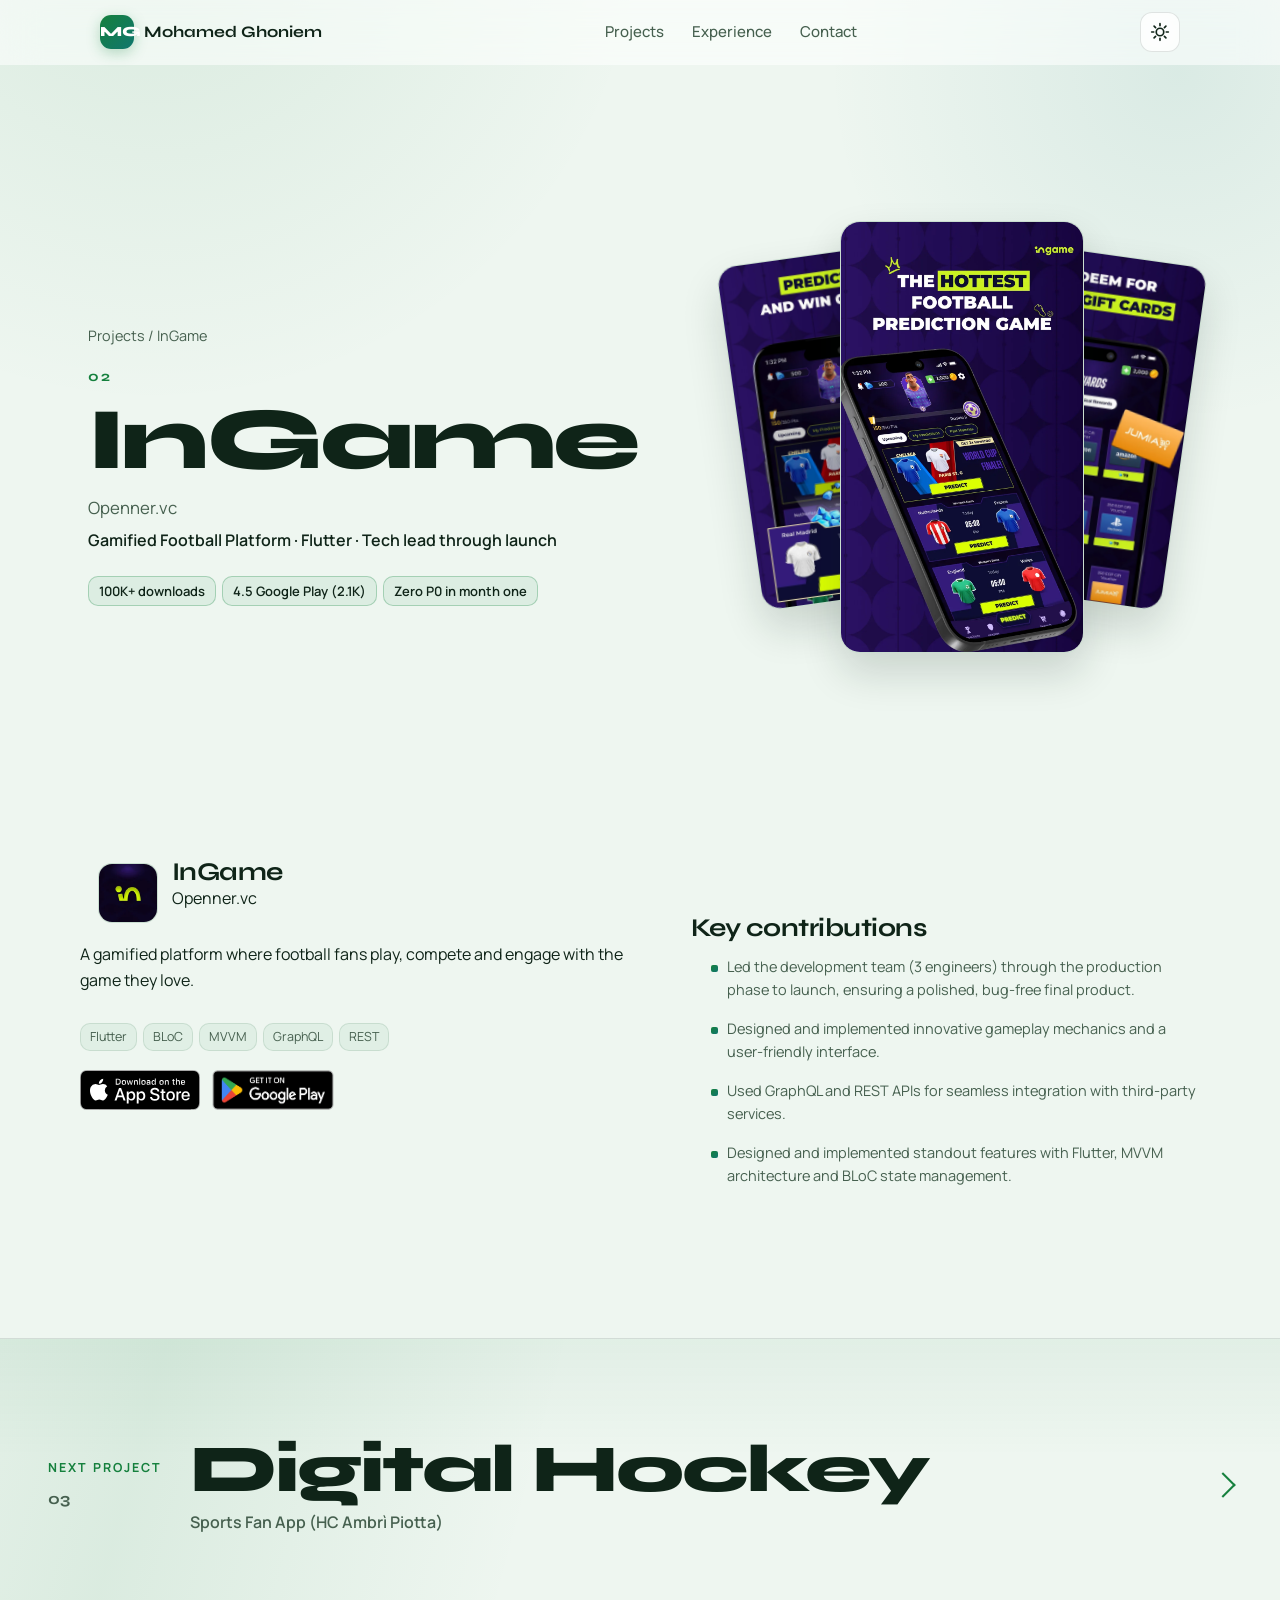
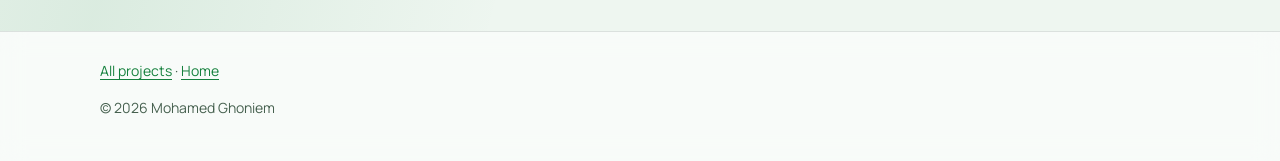
<file: work/ingame/index.html>
<!doctype html>
<html lang="en" class="no-js" data-theme="dark">
<head>
<meta charset="utf-8">
<meta name="viewport" content="width=device-width, initial-scale=1">
<title>InGame — Mohamed Ghoniem</title>
<meta name="description" content="A gamified platform where football fans play, compete and engage with the game they love.">
<link rel="canonical" href="https://ghon4.github.io/work/ingame/">
<meta name="theme-color" content="#07130d">
<meta name="color-scheme" content="dark light">
<meta property="og:title" content="InGame — Mohamed Ghoniem">
<meta property="og:description" content="A gamified platform where football fans play, compete and engage with the game they love.">
<meta property="og:url" content="https://ghon4.github.io/work/ingame/">
<meta property="og:image" content="https://ghon4.github.io/assets/og-website.jpg">
<link rel="icon" href="../../favicon.svg" type="image/svg+xml">
<link rel="icon" href="../../favicon-32.png" sizes="32x32" type="image/png">
<link rel="apple-touch-icon" href="../../apple-touch-icon.png">
<link rel="preconnect" href="https://fonts.googleapis.com">
<link rel="preconnect" href="https://fonts.gstatic.com" crossorigin>
<link href="https://fonts.googleapis.com/css2?family=Manrope:wght@400;500;600;700;800&family=Syne:wght@600;700;800&display=swap" rel="stylesheet">
<script>(function(){var r=document.documentElement;r.classList.add('js');r.classList.remove('no-js');try{var t=localStorage.getItem('theme');if(!t)t=matchMedia('(prefers-color-scheme: light)').matches?'light':'dark';r.setAttribute('data-theme',t);}catch(e){}})();</script>
<link rel="stylesheet" href="../../assets/css/style.css?v=11">
</head>
<body class="case-page">
<a class="skip-link" href="#main">Skip to content</a>
<header class="site-header">
  <div class="container">
    <nav class="nav" aria-label="Main">
      <a class="brand" href="../../" aria-label="Mohamed Ghoniem, back to home"><span class="brand-mark" aria-hidden="true">MG</span><span>Mohamed Ghoniem</span></a>
      <div class="nav-links-wrap"><ul class="nav-links"><li><a href="../../#projects">Projects</a></li><li><a href="../../#experience">Experience</a></li><li><a href="../../#contact">Contact</a></li></ul></div>
      <div class="nav-actions">
        <button class="icon-btn theme-toggle" type="button" aria-label="Toggle light theme" aria-pressed="false">
          <svg class="moon" viewBox="0 0 24 24" aria-hidden="true"><path d="M21 12.8A9 9 0 1 1 11.2 3a7 7 0 0 0 9.8 9.8z" fill="none" stroke="currentColor" stroke-width="2" stroke-linejoin="round"/></svg>
          <svg class="sun" viewBox="0 0 24 24" aria-hidden="true"><circle cx="12" cy="12" r="4.5" fill="none" stroke="currentColor" stroke-width="2"/><path d="M12 2v2.5M12 19.5V22M2 12h2.5M19.5 12H22M4.9 4.9l1.8 1.8M17.3 17.3l1.8 1.8M4.9 19.1l1.8-1.8M17.3 6.7l1.8-1.8" stroke="currentColor" stroke-width="2" stroke-linecap="round"/></svg>
        </button>
        <button class="icon-btn menu-toggle" type="button" aria-label="Open menu" aria-expanded="false" aria-controls="mobile-menu">
          <svg class="open" viewBox="0 0 24 24" aria-hidden="true"><path d="M4 7h16M4 12h16M4 17h16" stroke="currentColor" stroke-width="2" stroke-linecap="round"/></svg>
          <svg class="close" viewBox="0 0 24 24" aria-hidden="true"><path d="M6 6l12 12M18 6 6 18" stroke="currentColor" stroke-width="2" stroke-linecap="round"/></svg>
        </button>
      </div>
    </nav>
    <div class="mobile-menu" id="mobile-menu"><a href="../../#projects">Projects</a><a href="../../#experience">Experience</a><a href="../../#contact">Contact</a></div>
  </div>
</header>
<main id="main">
  <article class="case" aria-labelledby="case-title">
    <section class="case-hero" aria-label="InGame overview">
      <div class="case-copy hero-enter">
        <p class="case-crumb"><a href="../../#projects">Projects</a><span aria-hidden="true"> / </span><span>InGame</span></p>
        <p class="case-index" aria-hidden="true">02</p>
        <h1 class="case-title" id="case-title">InGame</h1>
        <p class="case-company">Openner.vc</p>
        <p class="case-role">Gamified Football Platform · Flutter · Tech lead through launch</p>
        <ul class="metrics case-metrics" aria-label="Results"><li>100K+ downloads</li><li>4.5 Google Play (2.1K)</li><li>Zero P0 in month one</li></ul>
      </div>
      <div class="hero-shots hero-enter" aria-hidden="true">
        <figure class="shot-card s-left"><img src="../../assets/shots/store/ingame/2.webp" width="900" height="1950" alt="" decoding="async"></figure>
        <figure class="shot-card s-center"><img src="../../assets/shots/store/ingame/1.webp" width="900" height="1950" alt="" decoding="async" fetchpriority="high"></figure>
        <figure class="shot-card s-right"><img src="../../assets/shots/store/ingame/3.webp" width="900" height="1950" alt="" decoding="async"></figure>
      </div>
    </section>

    <div class="case-body container">
      <div class="case-intro reveal">
        <div class="card-head"><img class="app-icon" src="../../assets/icons/ingame.webp" width="60" height="60" alt="InGame app icon" loading="lazy" decoding="async"><div><h2 class="case-h2">InGame</h2><p class="company">Openner.vc</p></div></div>
        <p class="desc">A gamified platform where football fans play, compete and engage with the game they love.</p>
        <ul class="tags" aria-label="Tech stack"><li>Flutter</li><li>BLoC</li><li>MVVM</li><li>GraphQL</li><li>REST</li></ul>
        <div class="stores">
<a class="store-badge" href="https://apps.apple.com/eg/app/ingame-sports/id6497486635" target="_blank" rel="noopener"><img src="../../assets/badges/app-store.svg" alt="Download InGame on the App Store" width="120" height="40" loading="lazy"></a>
<a class="store-badge store-badge-gp" href="https://play.google.com/store/apps/details?id=com.in_game.app" target="_blank" rel="noopener"><img src="../../assets/badges/google-play.png" alt="Get InGame on Google Play" width="135" height="40" loading="lazy"></a>
        </div>
      </div>
      <section class="case-contribs reveal" aria-labelledby="contrib-title">
        <h2 class="case-h2" id="contrib-title">Key contributions</h2>
        <ul class="kc-list case-contrib"><li>Led the development team (3 engineers) through the production phase to launch, ensuring a polished, bug-free final product.</li><li>Designed and implemented innovative gameplay mechanics and a user-friendly interface.</li><li>Used GraphQL and REST APIs for seamless integration with third-party services.</li><li>Designed and implemented standout features with Flutter, MVVM architecture and BLoC state management.</li></ul>
      </section>
    </div>
    <nav class="case-next" aria-label="Next project">
      <a class="case-next-link" href="../digital-hockey/" data-next-color="#081c28">
        <span class="case-next-meta"><span class="case-next-label">Next project</span><span class="case-next-index" aria-hidden="true">03</span></span>
        <span class="case-next-main"><span class="case-next-title">Digital Hockey</span><span class="case-next-cat">Sports Fan App (HC Ambrì Piotta)</span></span>
        <span class="case-next-arrow" aria-hidden="true"></span>
      </a>
    </nav>
  </article>
</main>
<footer class="site-footer"><div class="container"><p><a href="../../#projects">All projects</a> · <a href="../../">Home</a></p><p>© <span id="year"></span> Mohamed Ghoniem</p></div></footer>
<script src="../../assets/js/main.js?v=11" defer></script>
</body>
</html>
</file>
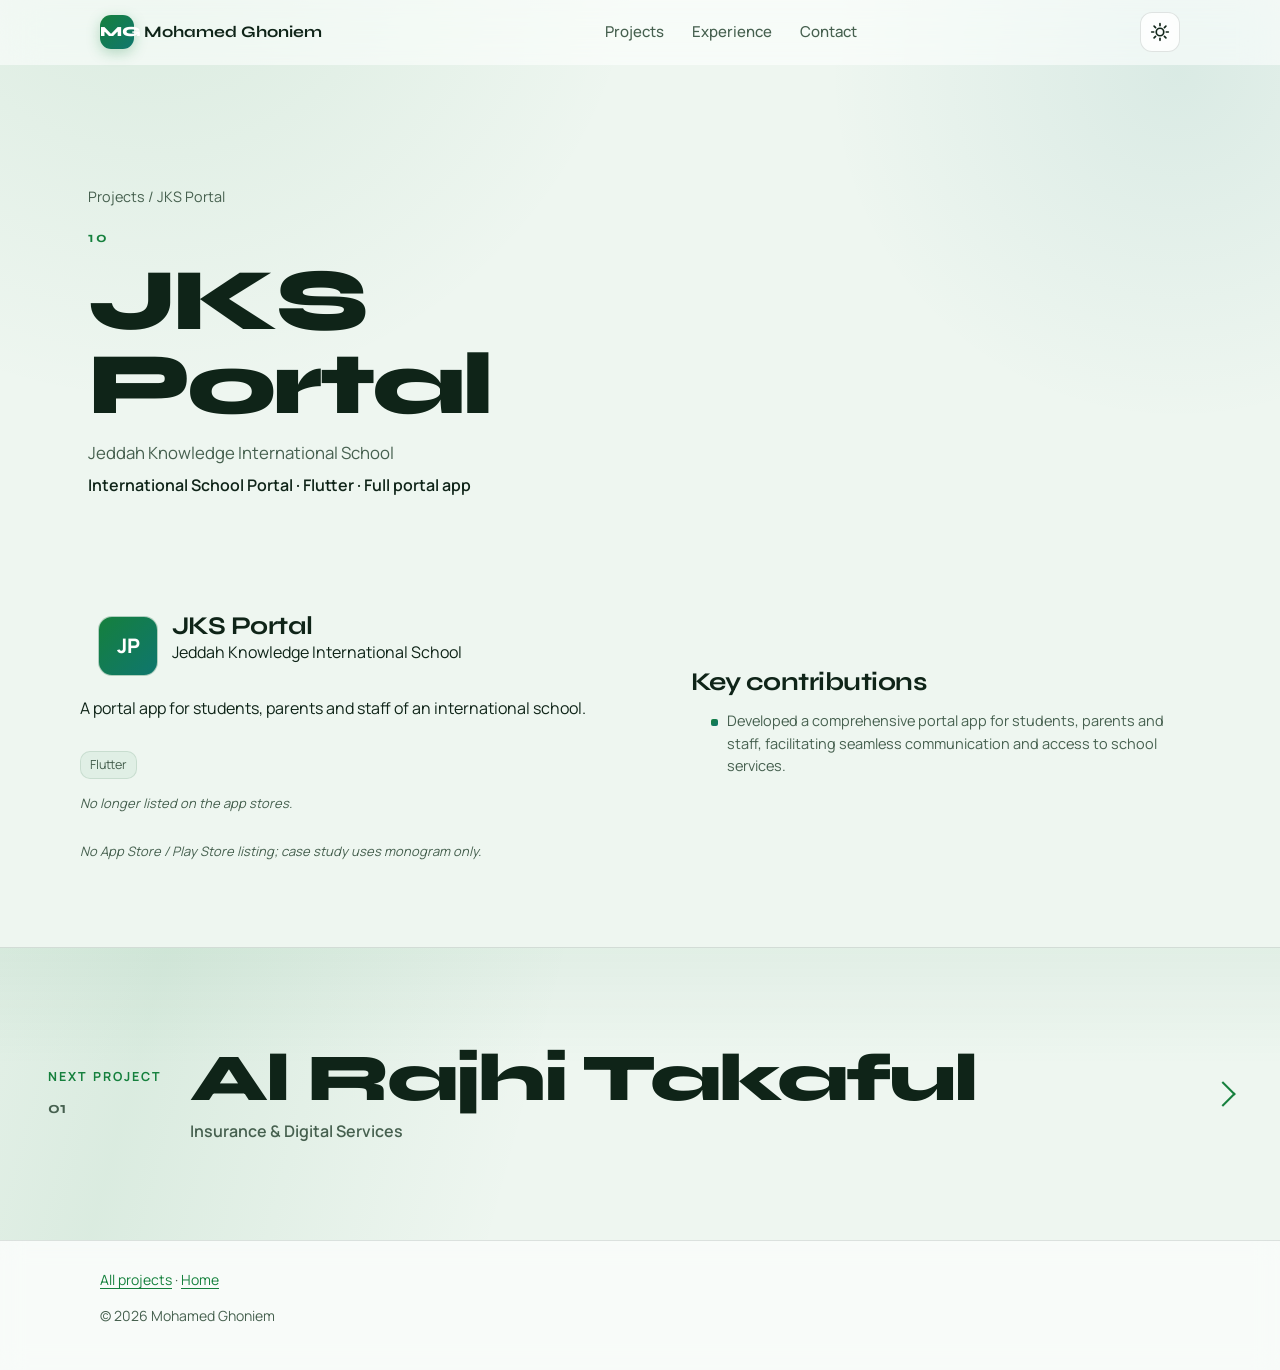
<file: work/jks-portal/index.html>
<!doctype html>
<html lang="en" class="no-js" data-theme="dark">
<head>
<meta charset="utf-8">
<meta name="viewport" content="width=device-width, initial-scale=1">
<title>JKS Portal — Mohamed Ghoniem</title>
<meta name="description" content="A portal app for students, parents and staff of an international school.">
<link rel="canonical" href="https://ghon4.github.io/work/jks-portal/">
<meta name="theme-color" content="#07130d">
<meta name="color-scheme" content="dark light">
<meta property="og:title" content="JKS Portal — Mohamed Ghoniem">
<meta property="og:description" content="A portal app for students, parents and staff of an international school.">
<meta property="og:url" content="https://ghon4.github.io/work/jks-portal/">
<meta property="og:image" content="https://ghon4.github.io/assets/og-website.jpg">
<link rel="icon" href="../../favicon.svg" type="image/svg+xml">
<link rel="icon" href="../../favicon-32.png" sizes="32x32" type="image/png">
<link rel="apple-touch-icon" href="../../apple-touch-icon.png">
<link rel="preconnect" href="https://fonts.googleapis.com">
<link rel="preconnect" href="https://fonts.gstatic.com" crossorigin>
<link href="https://fonts.googleapis.com/css2?family=Manrope:wght@400;500;600;700;800&family=Syne:wght@600;700;800&display=swap" rel="stylesheet">
<script>(function(){var r=document.documentElement;r.classList.add('js');r.classList.remove('no-js');try{var t=localStorage.getItem('theme');if(!t)t=matchMedia('(prefers-color-scheme: light)').matches?'light':'dark';r.setAttribute('data-theme',t);}catch(e){}})();</script>
<link rel="stylesheet" href="../../assets/css/style.css?v=11">
</head>
<body class="case-page">
<a class="skip-link" href="#main">Skip to content</a>
<header class="site-header">
  <div class="container">
    <nav class="nav" aria-label="Main">
      <a class="brand" href="../../" aria-label="Mohamed Ghoniem, back to home"><span class="brand-mark" aria-hidden="true">MG</span><span>Mohamed Ghoniem</span></a>
      <div class="nav-links-wrap"><ul class="nav-links"><li><a href="../../#projects">Projects</a></li><li><a href="../../#experience">Experience</a></li><li><a href="../../#contact">Contact</a></li></ul></div>
      <div class="nav-actions">
        <button class="icon-btn theme-toggle" type="button" aria-label="Toggle light theme" aria-pressed="false">
          <svg class="moon" viewBox="0 0 24 24" aria-hidden="true"><path d="M21 12.8A9 9 0 1 1 11.2 3a7 7 0 0 0 9.8 9.8z" fill="none" stroke="currentColor" stroke-width="2" stroke-linejoin="round"/></svg>
          <svg class="sun" viewBox="0 0 24 24" aria-hidden="true"><circle cx="12" cy="12" r="4.5" fill="none" stroke="currentColor" stroke-width="2"/><path d="M12 2v2.5M12 19.5V22M2 12h2.5M19.5 12H22M4.9 4.9l1.8 1.8M17.3 17.3l1.8 1.8M4.9 19.1l1.8-1.8M17.3 6.7l1.8-1.8" stroke="currentColor" stroke-width="2" stroke-linecap="round"/></svg>
        </button>
        <button class="icon-btn menu-toggle" type="button" aria-label="Open menu" aria-expanded="false" aria-controls="mobile-menu">
          <svg class="open" viewBox="0 0 24 24" aria-hidden="true"><path d="M4 7h16M4 12h16M4 17h16" stroke="currentColor" stroke-width="2" stroke-linecap="round"/></svg>
          <svg class="close" viewBox="0 0 24 24" aria-hidden="true"><path d="M6 6l12 12M18 6 6 18" stroke="currentColor" stroke-width="2" stroke-linecap="round"/></svg>
        </button>
      </div>
    </nav>
    <div class="mobile-menu" id="mobile-menu"><a href="../../#projects">Projects</a><a href="../../#experience">Experience</a><a href="../../#contact">Contact</a></div>
  </div>
</header>
<main id="main">
  <article class="case" aria-labelledby="case-title">
    <section class="case-hero" aria-label="JKS Portal overview">
      <div class="case-copy hero-enter">
        <p class="case-crumb"><a href="../../#projects">Projects</a><span aria-hidden="true"> / </span><span>JKS Portal</span></p>
        <p class="case-index" aria-hidden="true">10</p>
        <h1 class="case-title" id="case-title">JKS Portal</h1>
        <p class="case-company">Jeddah Knowledge International School</p>
        <p class="case-role">International School Portal · Flutter · Full portal app</p>
      </div>
      <!-- no store shots -->
    </section>

    <div class="case-body container">
      <div class="case-intro reveal">
        <div class="card-head"><div class="app-icon monogram" role="img" aria-label="JKS Portal monogram">JP</div><div><h2 class="case-h2">JKS Portal</h2><p class="company">Jeddah Knowledge International School</p></div></div>
        <p class="desc">A portal app for students, parents and staff of an international school.</p>
        <ul class="tags" aria-label="Tech stack"><li>Flutter</li></ul>
        <p class="note">No longer listed on the app stores.</p>
        <p class="case-gap note">No App Store / Play Store listing; case study uses monogram only.</p>
      </div>
      <section class="case-contribs reveal" aria-labelledby="contrib-title">
        <h2 class="case-h2" id="contrib-title">Key contributions</h2>
        <ul class="kc-list case-contrib"><li>Developed a comprehensive portal app for students, parents and staff, facilitating seamless communication and access to school services.</li></ul>
      </section>
    </div>
    <nav class="case-next" aria-label="Next project">
      <a class="case-next-link" href="../al-rajhi-takaful/" data-next-color="#0a2a1c">
        <span class="case-next-meta"><span class="case-next-label">Next project</span><span class="case-next-index" aria-hidden="true">01</span></span>
        <span class="case-next-main"><span class="case-next-title">Al Rajhi Takaful</span><span class="case-next-cat">Insurance &amp; Digital Services</span></span>
        <span class="case-next-arrow" aria-hidden="true"></span>
      </a>
    </nav>
  </article>
</main>
<footer class="site-footer"><div class="container"><p><a href="../../#projects">All projects</a> · <a href="../../">Home</a></p><p>© <span id="year"></span> Mohamed Ghoniem</p></div></footer>
<script src="../../assets/js/main.js?v=11" defer></script>
</body>
</html>
</file>
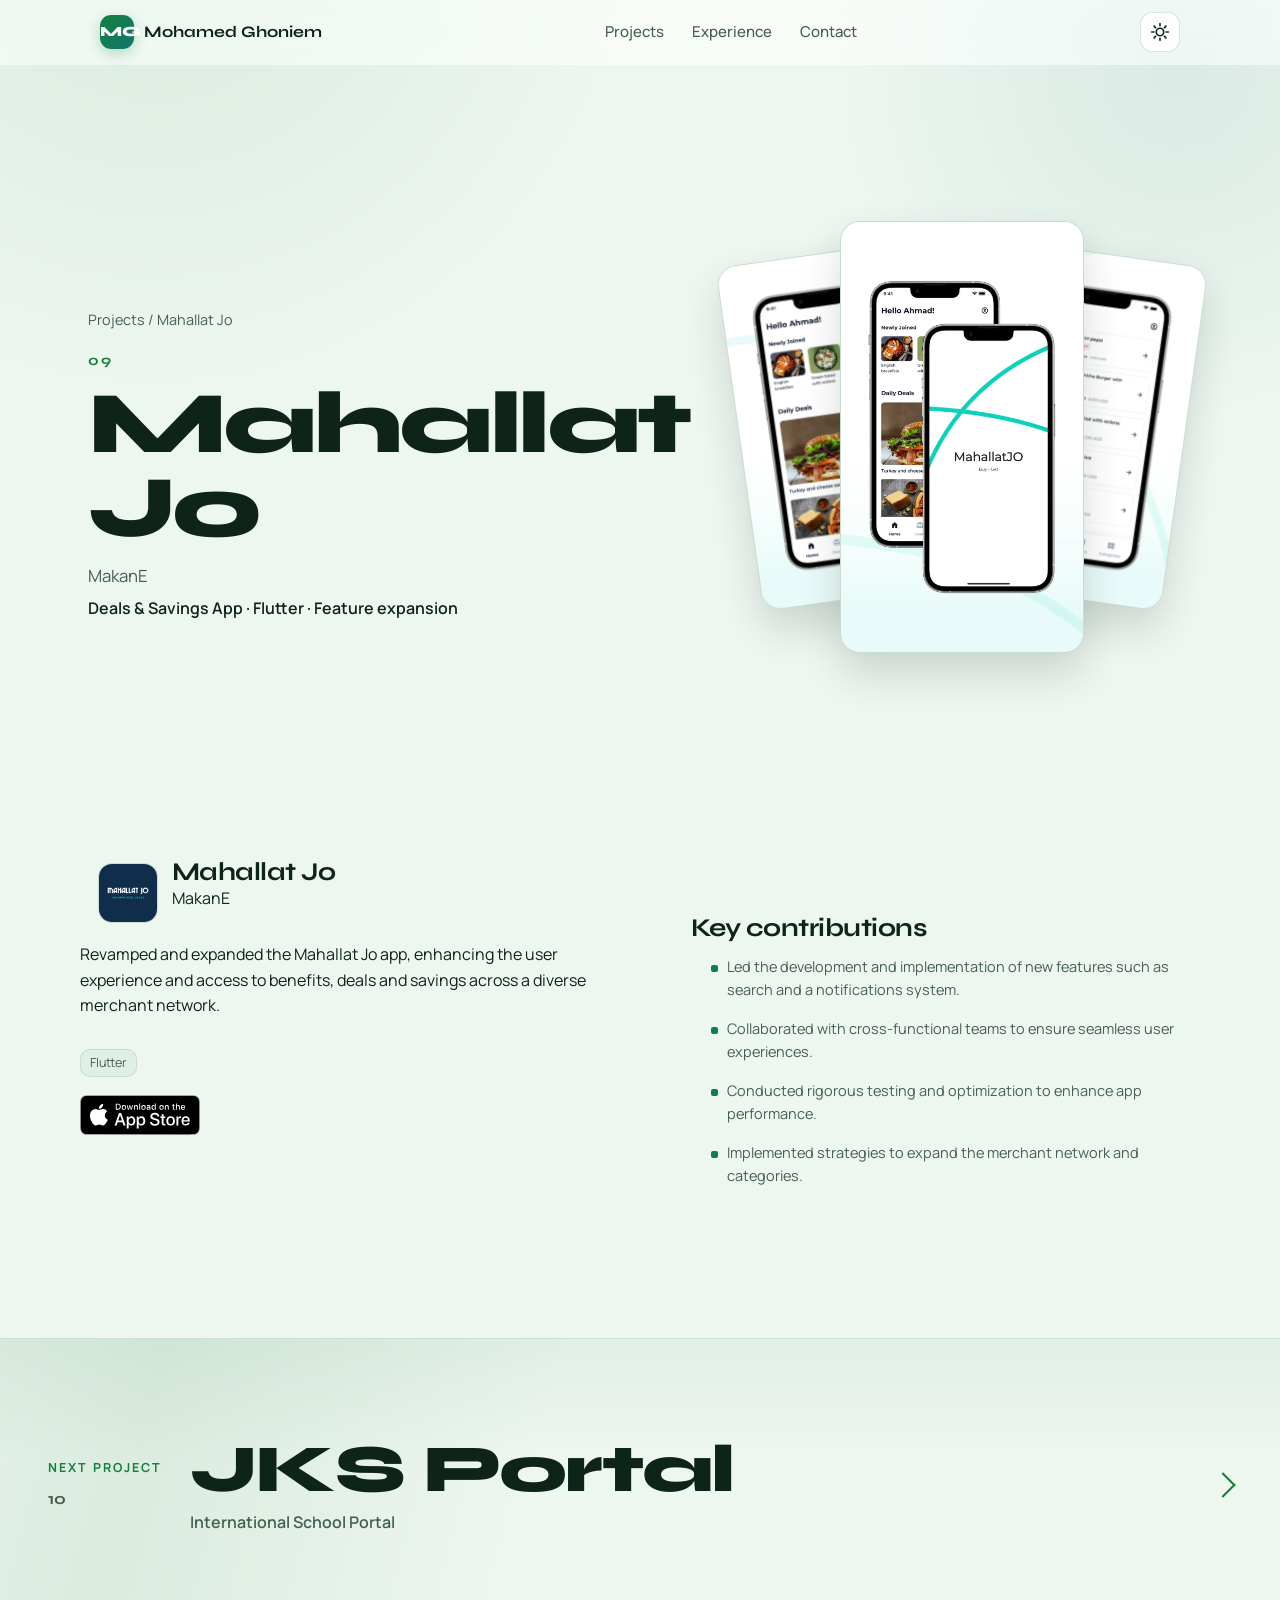
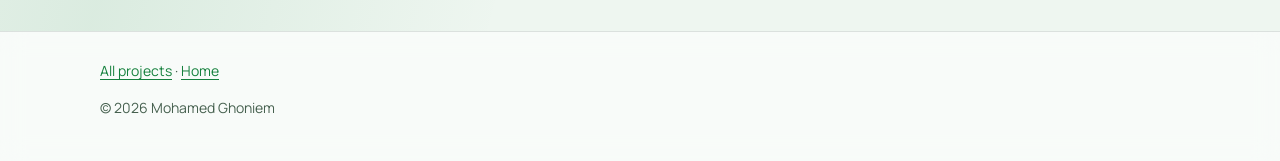
<file: work/mahallat-jo/index.html>
<!doctype html>
<html lang="en" class="no-js" data-theme="dark">
<head>
<meta charset="utf-8">
<meta name="viewport" content="width=device-width, initial-scale=1">
<title>Mahallat Jo — Mohamed Ghoniem</title>
<meta name="description" content="Revamped and expanded the Mahallat Jo app, enhancing the user experience and access to benefits, deals and savings across a diverse merchant network.">
<link rel="canonical" href="https://ghon4.github.io/work/mahallat-jo/">
<meta name="theme-color" content="#07130d">
<meta name="color-scheme" content="dark light">
<meta property="og:title" content="Mahallat Jo — Mohamed Ghoniem">
<meta property="og:description" content="Revamped and expanded the Mahallat Jo app, enhancing the user experience and access to benefits, deals and savings across a diverse merchant network.">
<meta property="og:url" content="https://ghon4.github.io/work/mahallat-jo/">
<meta property="og:image" content="https://ghon4.github.io/assets/og-website.jpg">
<link rel="icon" href="../../favicon.svg" type="image/svg+xml">
<link rel="icon" href="../../favicon-32.png" sizes="32x32" type="image/png">
<link rel="apple-touch-icon" href="../../apple-touch-icon.png">
<link rel="preconnect" href="https://fonts.googleapis.com">
<link rel="preconnect" href="https://fonts.gstatic.com" crossorigin>
<link href="https://fonts.googleapis.com/css2?family=Manrope:wght@400;500;600;700;800&family=Syne:wght@600;700;800&display=swap" rel="stylesheet">
<script>(function(){var r=document.documentElement;r.classList.add('js');r.classList.remove('no-js');try{var t=localStorage.getItem('theme');if(!t)t=matchMedia('(prefers-color-scheme: light)').matches?'light':'dark';r.setAttribute('data-theme',t);}catch(e){}})();</script>
<link rel="stylesheet" href="../../assets/css/style.css?v=11">
</head>
<body class="case-page">
<a class="skip-link" href="#main">Skip to content</a>
<header class="site-header">
  <div class="container">
    <nav class="nav" aria-label="Main">
      <a class="brand" href="../../" aria-label="Mohamed Ghoniem, back to home"><span class="brand-mark" aria-hidden="true">MG</span><span>Mohamed Ghoniem</span></a>
      <div class="nav-links-wrap"><ul class="nav-links"><li><a href="../../#projects">Projects</a></li><li><a href="../../#experience">Experience</a></li><li><a href="../../#contact">Contact</a></li></ul></div>
      <div class="nav-actions">
        <button class="icon-btn theme-toggle" type="button" aria-label="Toggle light theme" aria-pressed="false">
          <svg class="moon" viewBox="0 0 24 24" aria-hidden="true"><path d="M21 12.8A9 9 0 1 1 11.2 3a7 7 0 0 0 9.8 9.8z" fill="none" stroke="currentColor" stroke-width="2" stroke-linejoin="round"/></svg>
          <svg class="sun" viewBox="0 0 24 24" aria-hidden="true"><circle cx="12" cy="12" r="4.5" fill="none" stroke="currentColor" stroke-width="2"/><path d="M12 2v2.5M12 19.5V22M2 12h2.5M19.5 12H22M4.9 4.9l1.8 1.8M17.3 17.3l1.8 1.8M4.9 19.1l1.8-1.8M17.3 6.7l1.8-1.8" stroke="currentColor" stroke-width="2" stroke-linecap="round"/></svg>
        </button>
        <button class="icon-btn menu-toggle" type="button" aria-label="Open menu" aria-expanded="false" aria-controls="mobile-menu">
          <svg class="open" viewBox="0 0 24 24" aria-hidden="true"><path d="M4 7h16M4 12h16M4 17h16" stroke="currentColor" stroke-width="2" stroke-linecap="round"/></svg>
          <svg class="close" viewBox="0 0 24 24" aria-hidden="true"><path d="M6 6l12 12M18 6 6 18" stroke="currentColor" stroke-width="2" stroke-linecap="round"/></svg>
        </button>
      </div>
    </nav>
    <div class="mobile-menu" id="mobile-menu"><a href="../../#projects">Projects</a><a href="../../#experience">Experience</a><a href="../../#contact">Contact</a></div>
  </div>
</header>
<main id="main">
  <article class="case" aria-labelledby="case-title">
    <section class="case-hero" aria-label="Mahallat Jo overview">
      <div class="case-copy hero-enter">
        <p class="case-crumb"><a href="../../#projects">Projects</a><span aria-hidden="true"> / </span><span>Mahallat Jo</span></p>
        <p class="case-index" aria-hidden="true">09</p>
        <h1 class="case-title" id="case-title">Mahallat Jo</h1>
        <p class="case-company">MakanE</p>
        <p class="case-role">Deals &amp; Savings App · Flutter · Feature expansion</p>
      </div>
      <div class="hero-shots hero-enter" aria-hidden="true">
        <figure class="shot-card s-left"><img src="../../assets/shots/store/mahallat-jo/2.webp" width="900" height="1950" alt="" decoding="async"></figure>
        <figure class="shot-card s-center"><img src="../../assets/shots/store/mahallat-jo/1.webp" width="900" height="1950" alt="" decoding="async" fetchpriority="high"></figure>
        <figure class="shot-card s-right"><img src="../../assets/shots/store/mahallat-jo/3.webp" width="900" height="1950" alt="" decoding="async"></figure>
      </div>
    </section>

    <div class="case-body container">
      <div class="case-intro reveal">
        <div class="card-head"><img class="app-icon" src="../../assets/icons/mahallat.webp" width="60" height="60" alt="Mahallat Jo app icon" loading="lazy" decoding="async"><div><h2 class="case-h2">Mahallat Jo</h2><p class="company">MakanE</p></div></div>
        <p class="desc">Revamped and expanded the Mahallat Jo app, enhancing the user experience and access to benefits, deals and savings across a diverse merchant network.</p>
        <ul class="tags" aria-label="Tech stack"><li>Flutter</li></ul>
        <div class="stores">
<a class="store-badge" href="https://apps.apple.com/us/app/mahallatjo/id6449230776" target="_blank" rel="noopener"><img src="../../assets/badges/app-store.svg" alt="Download Mahallat Jo on the App Store" width="120" height="40" loading="lazy"></a>
        </div>
      </div>
      <section class="case-contribs reveal" aria-labelledby="contrib-title">
        <h2 class="case-h2" id="contrib-title">Key contributions</h2>
        <ul class="kc-list case-contrib"><li>Led the development and implementation of new features such as search and a notifications system.</li><li>Collaborated with cross-functional teams to ensure seamless user experiences.</li><li>Conducted rigorous testing and optimization to enhance app performance.</li><li>Implemented strategies to expand the merchant network and categories.</li></ul>
      </section>
    </div>
    <nav class="case-next" aria-label="Next project">
      <a class="case-next-link" href="../jks-portal/" data-next-color="#102018">
        <span class="case-next-meta"><span class="case-next-label">Next project</span><span class="case-next-index" aria-hidden="true">10</span></span>
        <span class="case-next-main"><span class="case-next-title">JKS Portal</span><span class="case-next-cat">International School Portal</span></span>
        <span class="case-next-arrow" aria-hidden="true"></span>
      </a>
    </nav>
  </article>
</main>
<footer class="site-footer"><div class="container"><p><a href="../../#projects">All projects</a> · <a href="../../">Home</a></p><p>© <span id="year"></span> Mohamed Ghoniem</p></div></footer>
<script src="../../assets/js/main.js?v=11" defer></script>
</body>
</html>
</file>
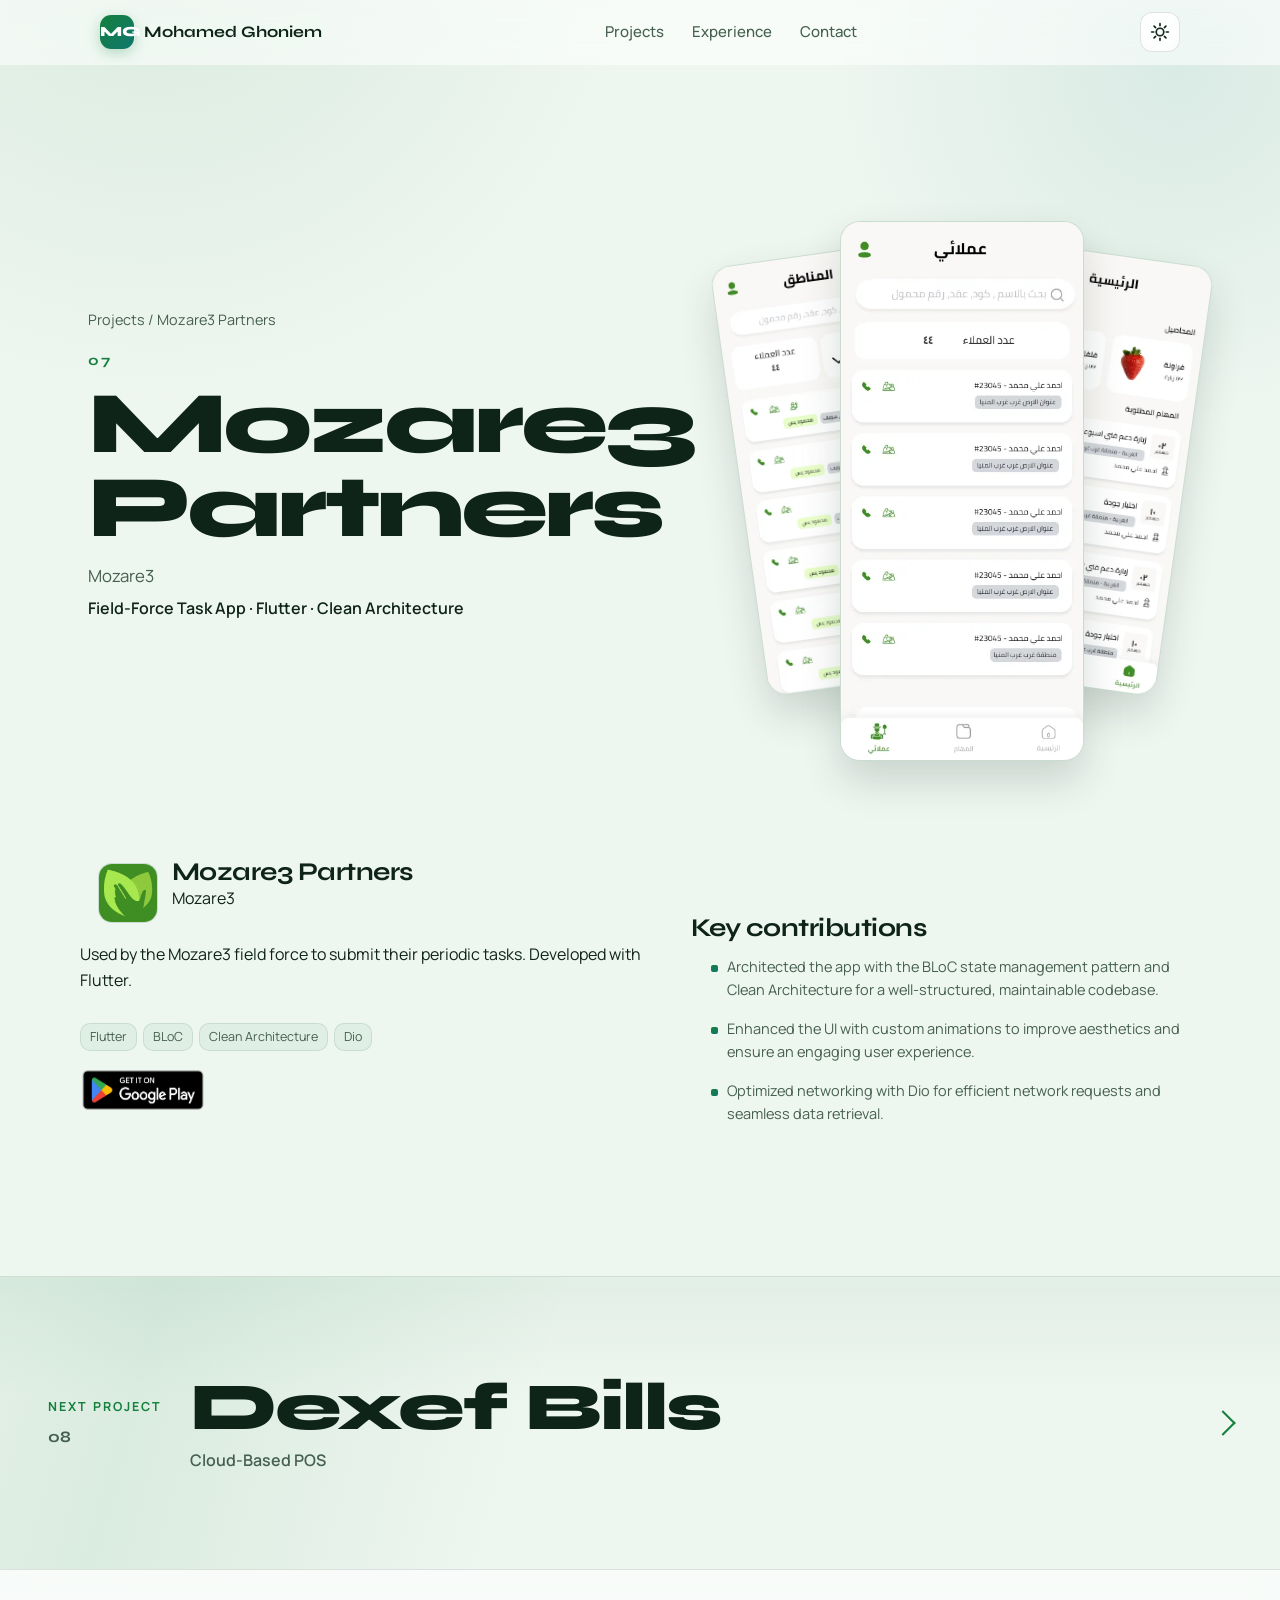
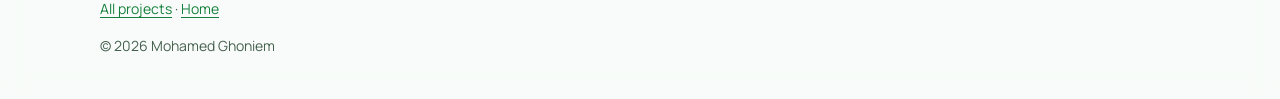
<file: work/mozare3-partners/index.html>
<!doctype html>
<html lang="en" class="no-js" data-theme="dark">
<head>
<meta charset="utf-8">
<meta name="viewport" content="width=device-width, initial-scale=1">
<title>Mozare3 Partners — Mohamed Ghoniem</title>
<meta name="description" content="Used by the Mozare3 field force to submit their periodic tasks. Developed with Flutter.">
<link rel="canonical" href="https://ghon4.github.io/work/mozare3-partners/">
<meta name="theme-color" content="#07130d">
<meta name="color-scheme" content="dark light">
<meta property="og:title" content="Mozare3 Partners — Mohamed Ghoniem">
<meta property="og:description" content="Used by the Mozare3 field force to submit their periodic tasks. Developed with Flutter.">
<meta property="og:url" content="https://ghon4.github.io/work/mozare3-partners/">
<meta property="og:image" content="https://ghon4.github.io/assets/og-website.jpg">
<link rel="icon" href="../../favicon.svg" type="image/svg+xml">
<link rel="icon" href="../../favicon-32.png" sizes="32x32" type="image/png">
<link rel="apple-touch-icon" href="../../apple-touch-icon.png">
<link rel="preconnect" href="https://fonts.googleapis.com">
<link rel="preconnect" href="https://fonts.gstatic.com" crossorigin>
<link href="https://fonts.googleapis.com/css2?family=Manrope:wght@400;500;600;700;800&family=Syne:wght@600;700;800&display=swap" rel="stylesheet">
<script>(function(){var r=document.documentElement;r.classList.add('js');r.classList.remove('no-js');try{var t=localStorage.getItem('theme');if(!t)t=matchMedia('(prefers-color-scheme: light)').matches?'light':'dark';r.setAttribute('data-theme',t);}catch(e){}})();</script>
<link rel="stylesheet" href="../../assets/css/style.css?v=11">
</head>
<body class="case-page">
<a class="skip-link" href="#main">Skip to content</a>
<header class="site-header">
  <div class="container">
    <nav class="nav" aria-label="Main">
      <a class="brand" href="../../" aria-label="Mohamed Ghoniem, back to home"><span class="brand-mark" aria-hidden="true">MG</span><span>Mohamed Ghoniem</span></a>
      <div class="nav-links-wrap"><ul class="nav-links"><li><a href="../../#projects">Projects</a></li><li><a href="../../#experience">Experience</a></li><li><a href="../../#contact">Contact</a></li></ul></div>
      <div class="nav-actions">
        <button class="icon-btn theme-toggle" type="button" aria-label="Toggle light theme" aria-pressed="false">
          <svg class="moon" viewBox="0 0 24 24" aria-hidden="true"><path d="M21 12.8A9 9 0 1 1 11.2 3a7 7 0 0 0 9.8 9.8z" fill="none" stroke="currentColor" stroke-width="2" stroke-linejoin="round"/></svg>
          <svg class="sun" viewBox="0 0 24 24" aria-hidden="true"><circle cx="12" cy="12" r="4.5" fill="none" stroke="currentColor" stroke-width="2"/><path d="M12 2v2.5M12 19.5V22M2 12h2.5M19.5 12H22M4.9 4.9l1.8 1.8M17.3 17.3l1.8 1.8M4.9 19.1l1.8-1.8M17.3 6.7l1.8-1.8" stroke="currentColor" stroke-width="2" stroke-linecap="round"/></svg>
        </button>
        <button class="icon-btn menu-toggle" type="button" aria-label="Open menu" aria-expanded="false" aria-controls="mobile-menu">
          <svg class="open" viewBox="0 0 24 24" aria-hidden="true"><path d="M4 7h16M4 12h16M4 17h16" stroke="currentColor" stroke-width="2" stroke-linecap="round"/></svg>
          <svg class="close" viewBox="0 0 24 24" aria-hidden="true"><path d="M6 6l12 12M18 6 6 18" stroke="currentColor" stroke-width="2" stroke-linecap="round"/></svg>
        </button>
      </div>
    </nav>
    <div class="mobile-menu" id="mobile-menu"><a href="../../#projects">Projects</a><a href="../../#experience">Experience</a><a href="../../#contact">Contact</a></div>
  </div>
</header>
<main id="main">
  <article class="case" aria-labelledby="case-title">
    <section class="case-hero" aria-label="Mozare3 Partners overview">
      <div class="case-copy hero-enter">
        <p class="case-crumb"><a href="../../#projects">Projects</a><span aria-hidden="true"> / </span><span>Mozare3 Partners</span></p>
        <p class="case-index" aria-hidden="true">07</p>
        <h1 class="case-title" id="case-title">Mozare3 Partners</h1>
        <p class="case-company">Mozare3</p>
        <p class="case-role">Field-Force Task App · Flutter · Clean Architecture</p>
      </div>
      <div class="hero-shots hero-enter" aria-hidden="true">
        <figure class="shot-card s-left"><img src="../../assets/shots/store/mozare3-partners/4.webp" width="900" height="1950" alt="" decoding="async"></figure>
        <figure class="shot-card s-center"><img src="../../assets/shots/store/mozare3-partners/3.webp" width="900" height="1950" alt="" decoding="async" fetchpriority="high"></figure>
        <figure class="shot-card s-right"><img src="../../assets/shots/store/mozare3-partners/5.webp" width="900" height="1950" alt="" decoding="async"></figure>
      </div>
    </section>

    <div class="case-body container">
      <div class="case-intro reveal">
        <div class="card-head"><img class="app-icon" src="../../assets/icons/mozare3-partners.webp" width="60" height="60" alt="Mozare3 Partners app icon" loading="lazy" decoding="async"><div><h2 class="case-h2">Mozare3 Partners</h2><p class="company">Mozare3</p></div></div>
        <p class="desc">Used by the Mozare3 field force to submit their periodic tasks. Developed with Flutter.</p>
        <ul class="tags" aria-label="Tech stack"><li>Flutter</li><li>BLoC</li><li>Clean Architecture</li><li>Dio</li></ul>
        <div class="stores">
<a class="store-badge store-badge-gp" href="https://play.google.com/store/apps/details?id=com.partners.mozare3" target="_blank" rel="noopener"><img src="../../assets/badges/google-play.png" alt="Get Mozare3 Partners on Google Play" width="135" height="40" loading="lazy"></a>
        </div>
      </div>
      <section class="case-contribs reveal" aria-labelledby="contrib-title">
        <h2 class="case-h2" id="contrib-title">Key contributions</h2>
        <ul class="kc-list case-contrib"><li>Architected the app with the BLoC state management pattern and Clean Architecture for a well-structured, maintainable codebase.</li><li>Enhanced the UI with custom animations to improve aesthetics and ensure an engaging user experience.</li><li>Optimized networking with Dio for efficient network requests and seamless data retrieval.</li></ul>
      </section>
    </div>
    <nav class="case-next" aria-label="Next project">
      <a class="case-next-link" href="../dexef-bills/" data-next-color="#0c1e24">
        <span class="case-next-meta"><span class="case-next-label">Next project</span><span class="case-next-index" aria-hidden="true">08</span></span>
        <span class="case-next-main"><span class="case-next-title">Dexef Bills</span><span class="case-next-cat">Cloud-Based POS</span></span>
        <span class="case-next-arrow" aria-hidden="true"></span>
      </a>
    </nav>
  </article>
</main>
<footer class="site-footer"><div class="container"><p><a href="../../#projects">All projects</a> · <a href="../../">Home</a></p><p>© <span id="year"></span> Mohamed Ghoniem</p></div></footer>
<script src="../../assets/js/main.js?v=11" defer></script>
</body>
</html>
</file>
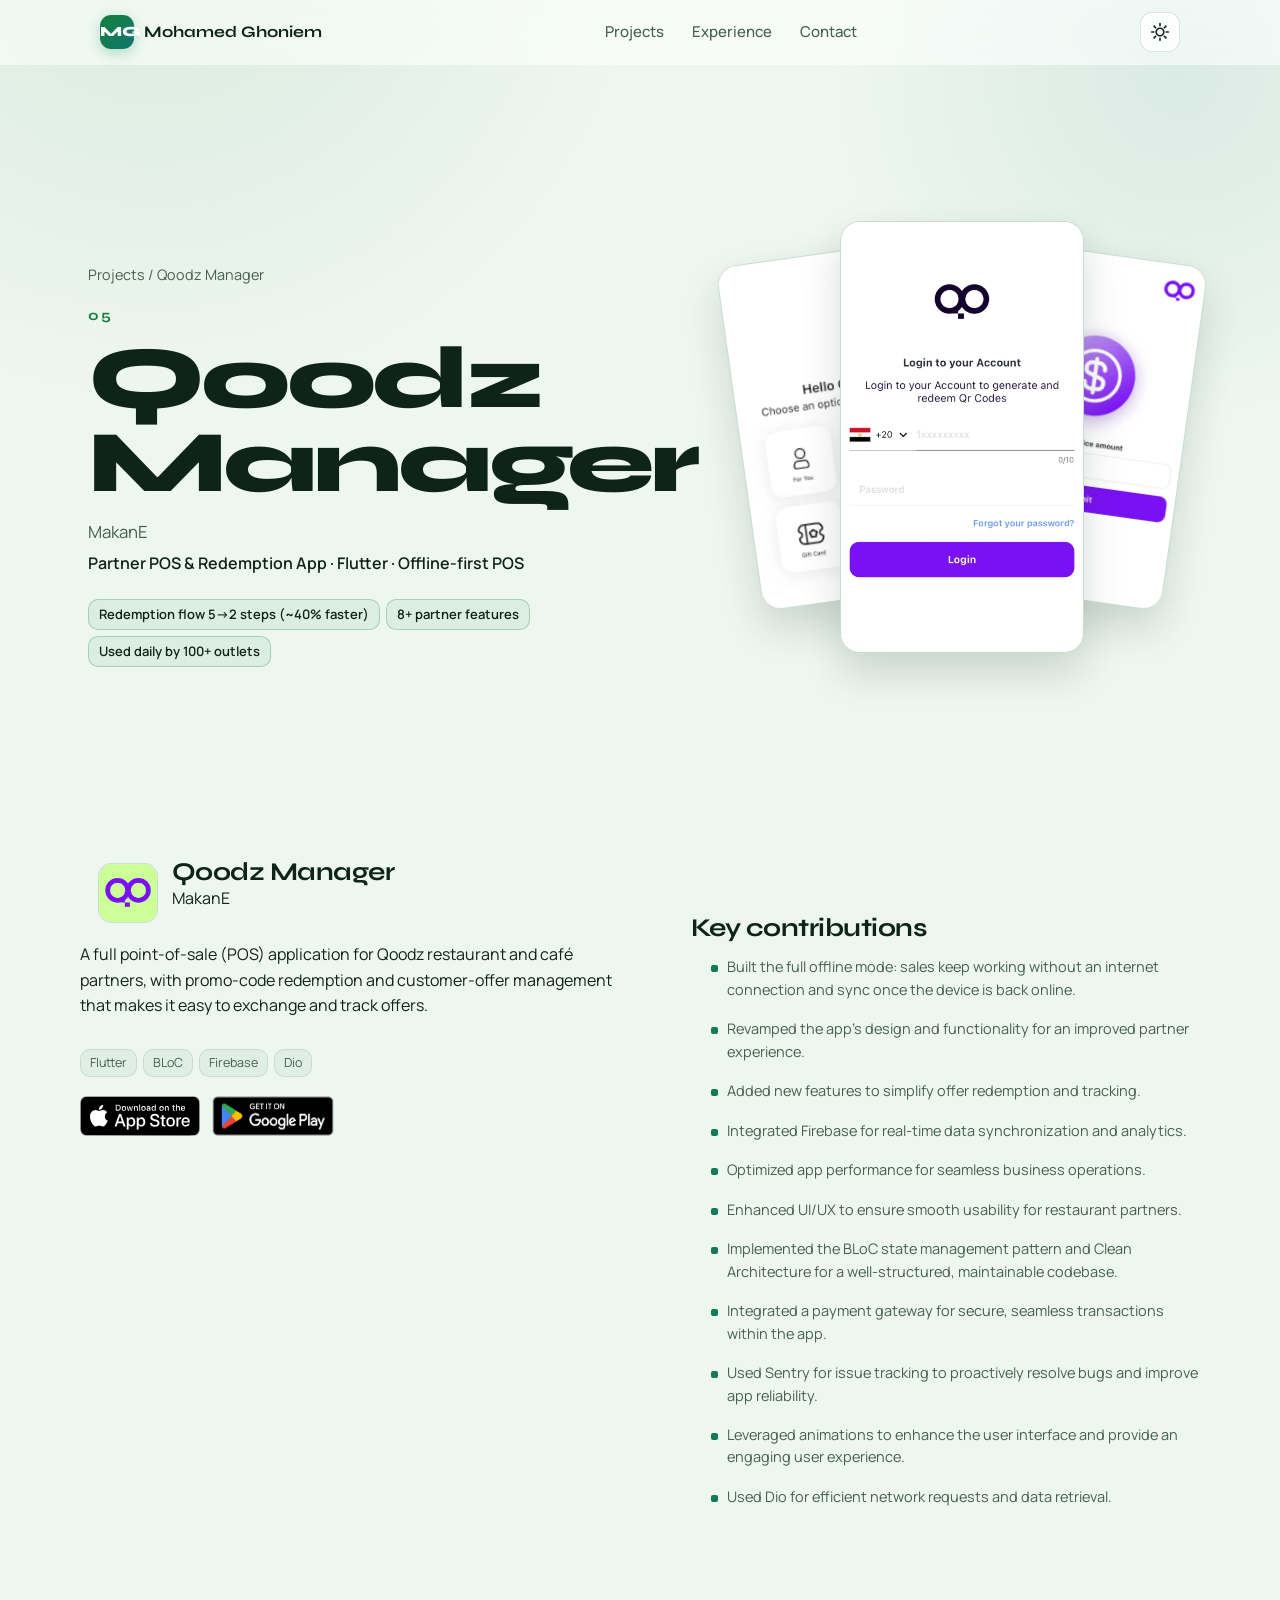
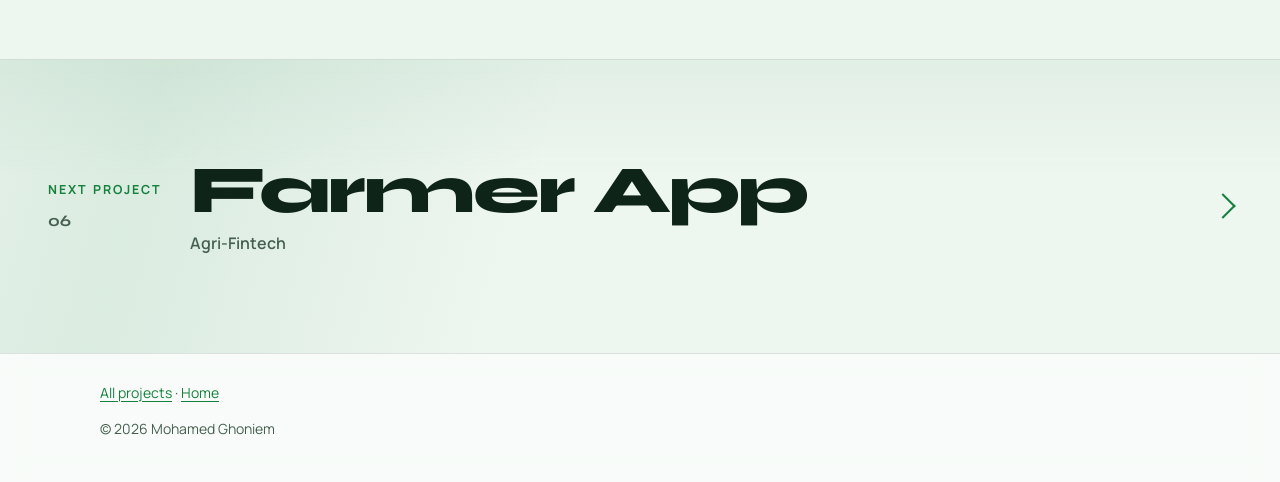
<file: work/qoodz-manager/index.html>
<!doctype html>
<html lang="en" class="no-js" data-theme="dark">
<head>
<meta charset="utf-8">
<meta name="viewport" content="width=device-width, initial-scale=1">
<title>Qoodz Manager — Mohamed Ghoniem</title>
<meta name="description" content="A full point-of-sale (POS) application for Qoodz restaurant and café partners, with promo-code redemption and customer-offer management that makes it easy to exchange and track offers.">
<link rel="canonical" href="https://ghon4.github.io/work/qoodz-manager/">
<meta name="theme-color" content="#07130d">
<meta name="color-scheme" content="dark light">
<meta property="og:title" content="Qoodz Manager — Mohamed Ghoniem">
<meta property="og:description" content="A full point-of-sale (POS) application for Qoodz restaurant and café partners, with promo-code redemption and customer-offer management that makes it easy to exchange and track offers.">
<meta property="og:url" content="https://ghon4.github.io/work/qoodz-manager/">
<meta property="og:image" content="https://ghon4.github.io/assets/og-website.jpg">
<link rel="icon" href="../../favicon.svg" type="image/svg+xml">
<link rel="icon" href="../../favicon-32.png" sizes="32x32" type="image/png">
<link rel="apple-touch-icon" href="../../apple-touch-icon.png">
<link rel="preconnect" href="https://fonts.googleapis.com">
<link rel="preconnect" href="https://fonts.gstatic.com" crossorigin>
<link href="https://fonts.googleapis.com/css2?family=Manrope:wght@400;500;600;700;800&family=Syne:wght@600;700;800&display=swap" rel="stylesheet">
<script>(function(){var r=document.documentElement;r.classList.add('js');r.classList.remove('no-js');try{var t=localStorage.getItem('theme');if(!t)t=matchMedia('(prefers-color-scheme: light)').matches?'light':'dark';r.setAttribute('data-theme',t);}catch(e){}})();</script>
<link rel="stylesheet" href="../../assets/css/style.css?v=11">
</head>
<body class="case-page">
<a class="skip-link" href="#main">Skip to content</a>
<header class="site-header">
  <div class="container">
    <nav class="nav" aria-label="Main">
      <a class="brand" href="../../" aria-label="Mohamed Ghoniem, back to home"><span class="brand-mark" aria-hidden="true">MG</span><span>Mohamed Ghoniem</span></a>
      <div class="nav-links-wrap"><ul class="nav-links"><li><a href="../../#projects">Projects</a></li><li><a href="../../#experience">Experience</a></li><li><a href="../../#contact">Contact</a></li></ul></div>
      <div class="nav-actions">
        <button class="icon-btn theme-toggle" type="button" aria-label="Toggle light theme" aria-pressed="false">
          <svg class="moon" viewBox="0 0 24 24" aria-hidden="true"><path d="M21 12.8A9 9 0 1 1 11.2 3a7 7 0 0 0 9.8 9.8z" fill="none" stroke="currentColor" stroke-width="2" stroke-linejoin="round"/></svg>
          <svg class="sun" viewBox="0 0 24 24" aria-hidden="true"><circle cx="12" cy="12" r="4.5" fill="none" stroke="currentColor" stroke-width="2"/><path d="M12 2v2.5M12 19.5V22M2 12h2.5M19.5 12H22M4.9 4.9l1.8 1.8M17.3 17.3l1.8 1.8M4.9 19.1l1.8-1.8M17.3 6.7l1.8-1.8" stroke="currentColor" stroke-width="2" stroke-linecap="round"/></svg>
        </button>
        <button class="icon-btn menu-toggle" type="button" aria-label="Open menu" aria-expanded="false" aria-controls="mobile-menu">
          <svg class="open" viewBox="0 0 24 24" aria-hidden="true"><path d="M4 7h16M4 12h16M4 17h16" stroke="currentColor" stroke-width="2" stroke-linecap="round"/></svg>
          <svg class="close" viewBox="0 0 24 24" aria-hidden="true"><path d="M6 6l12 12M18 6 6 18" stroke="currentColor" stroke-width="2" stroke-linecap="round"/></svg>
        </button>
      </div>
    </nav>
    <div class="mobile-menu" id="mobile-menu"><a href="../../#projects">Projects</a><a href="../../#experience">Experience</a><a href="../../#contact">Contact</a></div>
  </div>
</header>
<main id="main">
  <article class="case" aria-labelledby="case-title">
    <section class="case-hero" aria-label="Qoodz Manager overview">
      <div class="case-copy hero-enter">
        <p class="case-crumb"><a href="../../#projects">Projects</a><span aria-hidden="true"> / </span><span>Qoodz Manager</span></p>
        <p class="case-index" aria-hidden="true">05</p>
        <h1 class="case-title" id="case-title">Qoodz Manager</h1>
        <p class="case-company">MakanE</p>
        <p class="case-role">Partner POS &amp; Redemption App · Flutter · Offline-first POS</p>
        <ul class="metrics case-metrics" aria-label="Results"><li>Redemption flow 5→2 steps (~40% faster)</li><li>8+ partner features</li><li>Used daily by 100+ outlets</li></ul>
      </div>
      <div class="hero-shots hero-enter" aria-hidden="true">
        <figure class="shot-card s-left"><img src="../../assets/shots/store/qoodz-manager/2.webp" width="900" height="1950" alt="" decoding="async"></figure>
        <figure class="shot-card s-center"><img src="../../assets/shots/store/qoodz-manager/1.webp" width="900" height="1950" alt="" decoding="async" fetchpriority="high"></figure>
        <figure class="shot-card s-right"><img src="../../assets/shots/store/qoodz-manager/3.webp" width="900" height="1950" alt="" decoding="async"></figure>
      </div>
    </section>

    <div class="case-body container">
      <div class="case-intro reveal">
        <div class="card-head"><img class="app-icon" src="../../assets/icons/qoodz-manager.webp" width="60" height="60" alt="Qoodz Manager app icon" loading="lazy" decoding="async"><div><h2 class="case-h2">Qoodz Manager</h2><p class="company">MakanE</p></div></div>
        <p class="desc">A full point-of-sale (POS) application for Qoodz restaurant and café partners, with promo-code redemption and customer-offer management that makes it easy to exchange and track offers.</p>
        <ul class="tags" aria-label="Tech stack"><li>Flutter</li><li>BLoC</li><li>Firebase</li><li>Dio</li></ul>
        <div class="stores">
<a class="store-badge" href="https://apps.apple.com/us/app/qoodz-manager/id1662103779" target="_blank" rel="noopener"><img src="../../assets/badges/app-store.svg" alt="Download Qoodz Manager on the App Store" width="120" height="40" loading="lazy"></a>
<a class="store-badge store-badge-gp" href="https://play.google.com/store/apps/details?id=com.qoodz.pos" target="_blank" rel="noopener"><img src="../../assets/badges/google-play.png" alt="Get Qoodz Manager on Google Play" width="135" height="40" loading="lazy"></a>
        </div>
      </div>
      <section class="case-contribs reveal" aria-labelledby="contrib-title">
        <h2 class="case-h2" id="contrib-title">Key contributions</h2>
        <ul class="kc-list case-contrib"><li>Built the full offline mode: sales keep working without an internet connection and sync once the device is back online.</li><li>Revamped the app&#x27;s design and functionality for an improved partner experience.</li><li>Added new features to simplify offer redemption and tracking.</li><li>Integrated Firebase for real-time data synchronization and analytics.</li><li>Optimized app performance for seamless business operations.</li><li>Enhanced UI/UX to ensure smooth usability for restaurant partners.</li><li>Implemented the BLoC state management pattern and Clean Architecture for a well-structured, maintainable codebase.</li><li>Integrated a payment gateway for secure, seamless transactions within the app.</li><li>Used Sentry for issue tracking to proactively resolve bugs and improve app reliability.</li><li>Leveraged animations to enhance the user interface and provide an engaging user experience.</li><li>Used Dio for efficient network requests and data retrieval.</li></ul>
      </section>
    </div>
    <nav class="case-next" aria-label="Next project">
      <a class="case-next-link" href="../farmer-app/" data-next-color="#162810">
        <span class="case-next-meta"><span class="case-next-label">Next project</span><span class="case-next-index" aria-hidden="true">06</span></span>
        <span class="case-next-main"><span class="case-next-title">Farmer App</span><span class="case-next-cat">Agri-Fintech</span></span>
        <span class="case-next-arrow" aria-hidden="true"></span>
      </a>
    </nav>
  </article>
</main>
<footer class="site-footer"><div class="container"><p><a href="../../#projects">All projects</a> · <a href="../../">Home</a></p><p>© <span id="year"></span> Mohamed Ghoniem</p></div></footer>
<script src="../../assets/js/main.js?v=11" defer></script>
</body>
</html>
</file>
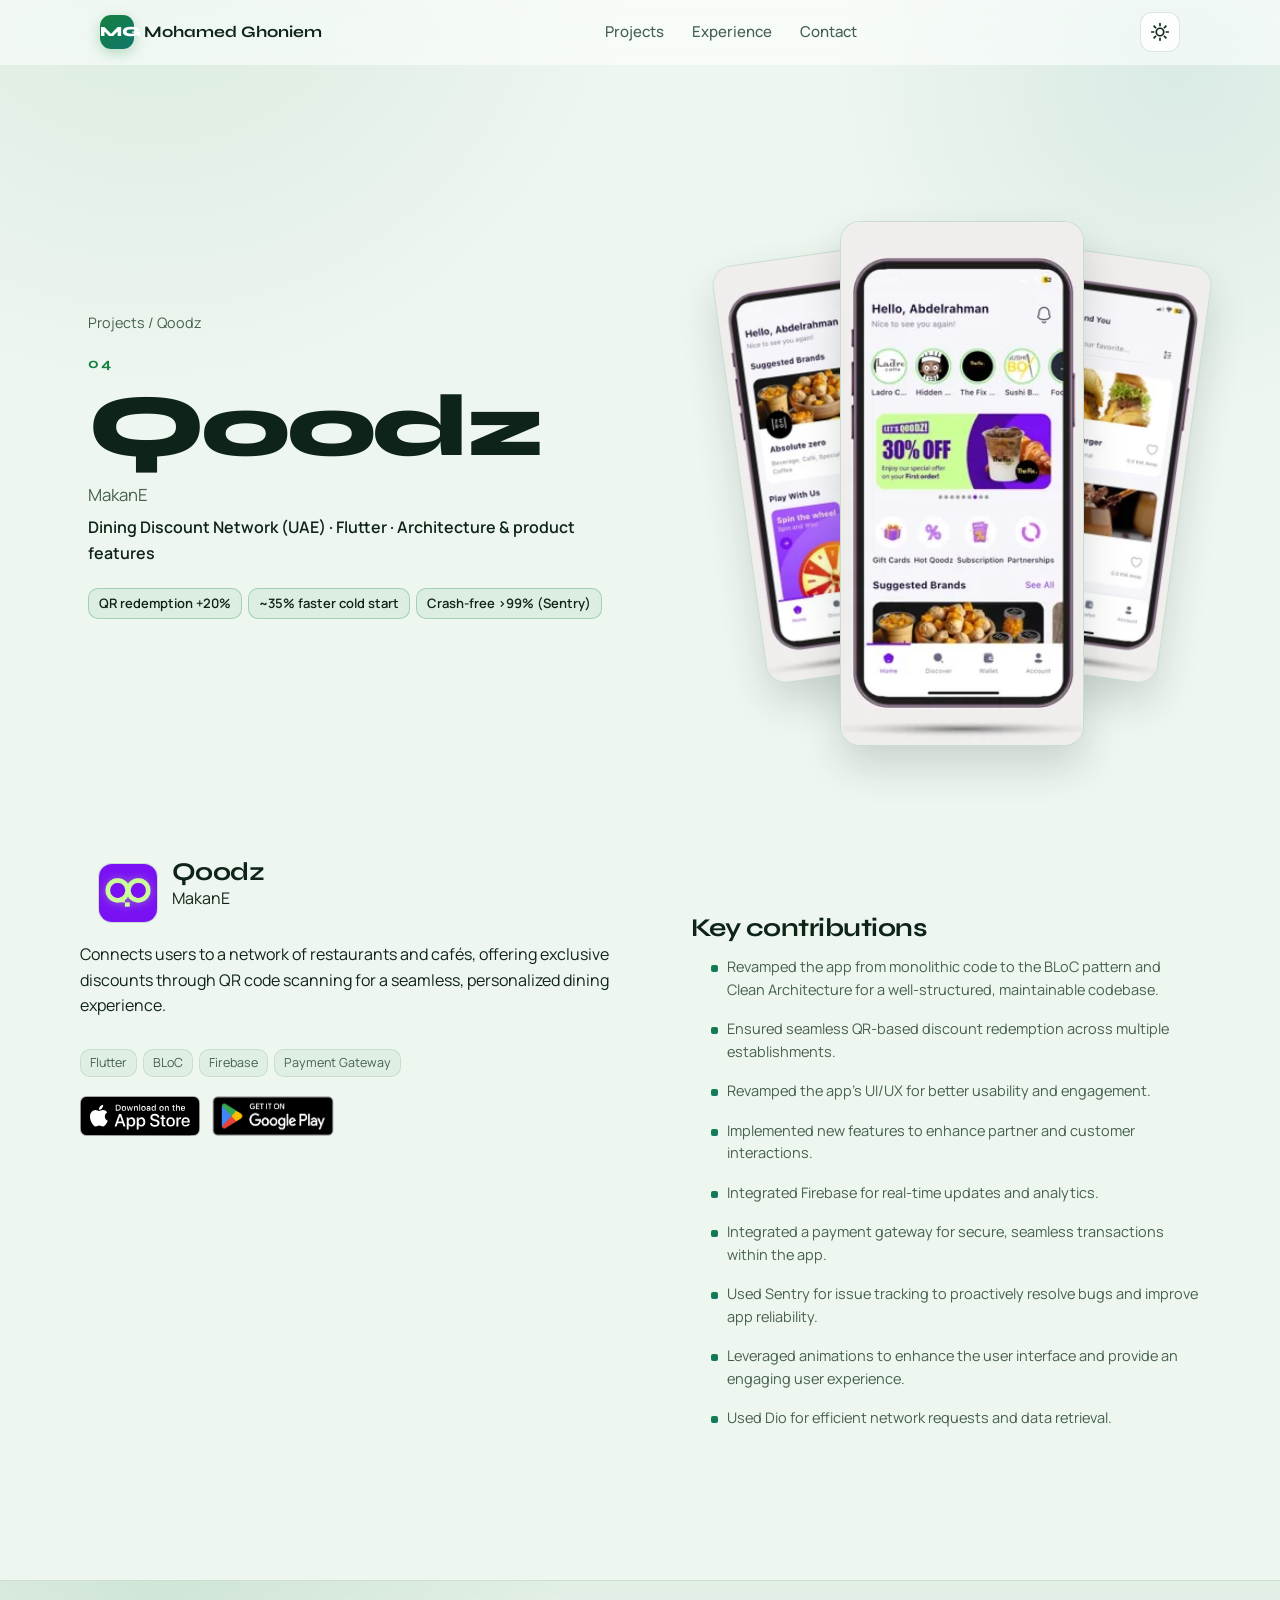
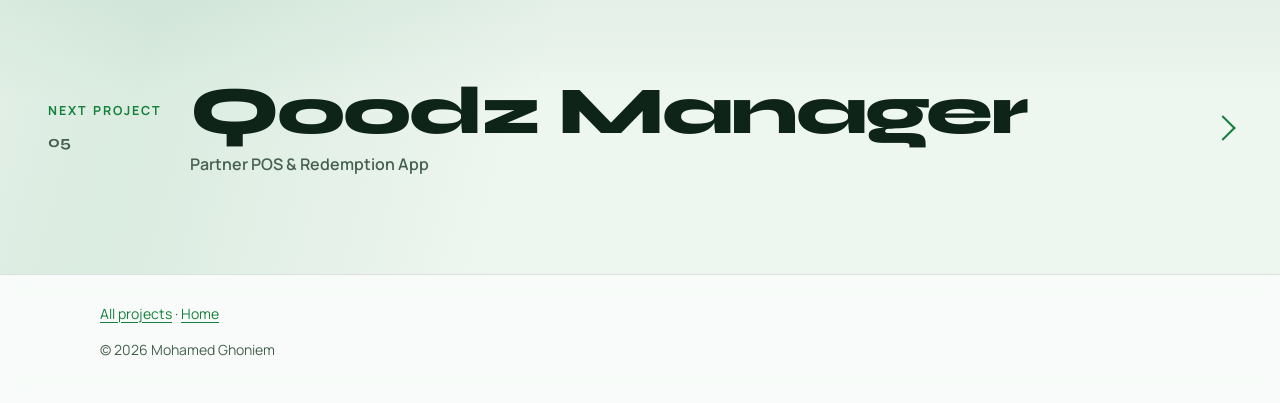
<file: work/qoodz/index.html>
<!doctype html>
<html lang="en" class="no-js" data-theme="dark">
<head>
<meta charset="utf-8">
<meta name="viewport" content="width=device-width, initial-scale=1">
<title>Qoodz — Mohamed Ghoniem</title>
<meta name="description" content="Connects users to a network of restaurants and cafés, offering exclusive discounts through QR code scanning for a seamless, personalized dining experience.">
<link rel="canonical" href="https://ghon4.github.io/work/qoodz/">
<meta name="theme-color" content="#07130d">
<meta name="color-scheme" content="dark light">
<meta property="og:title" content="Qoodz — Mohamed Ghoniem">
<meta property="og:description" content="Connects users to a network of restaurants and cafés, offering exclusive discounts through QR code scanning for a seamless, personalized dining experience.">
<meta property="og:url" content="https://ghon4.github.io/work/qoodz/">
<meta property="og:image" content="https://ghon4.github.io/assets/og-website.jpg">
<link rel="icon" href="../../favicon.svg" type="image/svg+xml">
<link rel="icon" href="../../favicon-32.png" sizes="32x32" type="image/png">
<link rel="apple-touch-icon" href="../../apple-touch-icon.png">
<link rel="preconnect" href="https://fonts.googleapis.com">
<link rel="preconnect" href="https://fonts.gstatic.com" crossorigin>
<link href="https://fonts.googleapis.com/css2?family=Manrope:wght@400;500;600;700;800&family=Syne:wght@600;700;800&display=swap" rel="stylesheet">
<script>(function(){var r=document.documentElement;r.classList.add('js');r.classList.remove('no-js');try{var t=localStorage.getItem('theme');if(!t)t=matchMedia('(prefers-color-scheme: light)').matches?'light':'dark';r.setAttribute('data-theme',t);}catch(e){}})();</script>
<link rel="stylesheet" href="../../assets/css/style.css?v=11">
</head>
<body class="case-page">
<a class="skip-link" href="#main">Skip to content</a>
<header class="site-header">
  <div class="container">
    <nav class="nav" aria-label="Main">
      <a class="brand" href="../../" aria-label="Mohamed Ghoniem, back to home"><span class="brand-mark" aria-hidden="true">MG</span><span>Mohamed Ghoniem</span></a>
      <div class="nav-links-wrap"><ul class="nav-links"><li><a href="../../#projects">Projects</a></li><li><a href="../../#experience">Experience</a></li><li><a href="../../#contact">Contact</a></li></ul></div>
      <div class="nav-actions">
        <button class="icon-btn theme-toggle" type="button" aria-label="Toggle light theme" aria-pressed="false">
          <svg class="moon" viewBox="0 0 24 24" aria-hidden="true"><path d="M21 12.8A9 9 0 1 1 11.2 3a7 7 0 0 0 9.8 9.8z" fill="none" stroke="currentColor" stroke-width="2" stroke-linejoin="round"/></svg>
          <svg class="sun" viewBox="0 0 24 24" aria-hidden="true"><circle cx="12" cy="12" r="4.5" fill="none" stroke="currentColor" stroke-width="2"/><path d="M12 2v2.5M12 19.5V22M2 12h2.5M19.5 12H22M4.9 4.9l1.8 1.8M17.3 17.3l1.8 1.8M4.9 19.1l1.8-1.8M17.3 6.7l1.8-1.8" stroke="currentColor" stroke-width="2" stroke-linecap="round"/></svg>
        </button>
        <button class="icon-btn menu-toggle" type="button" aria-label="Open menu" aria-expanded="false" aria-controls="mobile-menu">
          <svg class="open" viewBox="0 0 24 24" aria-hidden="true"><path d="M4 7h16M4 12h16M4 17h16" stroke="currentColor" stroke-width="2" stroke-linecap="round"/></svg>
          <svg class="close" viewBox="0 0 24 24" aria-hidden="true"><path d="M6 6l12 12M18 6 6 18" stroke="currentColor" stroke-width="2" stroke-linecap="round"/></svg>
        </button>
      </div>
    </nav>
    <div class="mobile-menu" id="mobile-menu"><a href="../../#projects">Projects</a><a href="../../#experience">Experience</a><a href="../../#contact">Contact</a></div>
  </div>
</header>
<main id="main">
  <article class="case" aria-labelledby="case-title">
    <section class="case-hero" aria-label="Qoodz overview">
      <div class="case-copy hero-enter">
        <p class="case-crumb"><a href="../../#projects">Projects</a><span aria-hidden="true"> / </span><span>Qoodz</span></p>
        <p class="case-index" aria-hidden="true">04</p>
        <h1 class="case-title" id="case-title">Qoodz</h1>
        <p class="case-company">MakanE</p>
        <p class="case-role">Dining Discount Network (UAE) · Flutter · Architecture &amp; product features</p>
        <ul class="metrics case-metrics" aria-label="Results"><li>QR redemption +20%</li><li>~35% faster cold start</li><li>Crash-free &gt;99% (Sentry)</li></ul>
      </div>
      <div class="hero-shots hero-enter" aria-hidden="true">
        <figure class="shot-card s-left"><img src="../../assets/shots/store/qoodz/2.webp" width="900" height="1950" alt="" decoding="async"></figure>
        <figure class="shot-card s-center"><img src="../../assets/shots/store/qoodz/1.webp" width="900" height="1950" alt="" decoding="async" fetchpriority="high"></figure>
        <figure class="shot-card s-right"><img src="../../assets/shots/store/qoodz/3.webp" width="900" height="1950" alt="" decoding="async"></figure>
      </div>
    </section>

    <div class="case-body container">
      <div class="case-intro reveal">
        <div class="card-head"><img class="app-icon" src="../../assets/icons/qoodz.webp" width="60" height="60" alt="Qoodz app icon" loading="lazy" decoding="async"><div><h2 class="case-h2">Qoodz</h2><p class="company">MakanE</p></div></div>
        <p class="desc">Connects users to a network of restaurants and cafés, offering exclusive discounts through QR code scanning for a seamless, personalized dining experience.</p>
        <ul class="tags" aria-label="Tech stack"><li>Flutter</li><li>BLoC</li><li>Firebase</li><li>Payment Gateway</li></ul>
        <div class="stores">
<a class="store-badge" href="https://apps.apple.com/eg/app/qoodz/id1661863581" target="_blank" rel="noopener"><img src="../../assets/badges/app-store.svg" alt="Download Qoodz on the App Store" width="120" height="40" loading="lazy"></a>
<a class="store-badge store-badge-gp" href="https://play.google.com/store/apps/details?id=com.qoodz.app" target="_blank" rel="noopener"><img src="../../assets/badges/google-play.png" alt="Get Qoodz on Google Play" width="135" height="40" loading="lazy"></a>
        </div>
      </div>
      <section class="case-contribs reveal" aria-labelledby="contrib-title">
        <h2 class="case-h2" id="contrib-title">Key contributions</h2>
        <ul class="kc-list case-contrib"><li>Revamped the app from monolithic code to the BLoC pattern and Clean Architecture for a well-structured, maintainable codebase.</li><li>Ensured seamless QR-based discount redemption across multiple establishments.</li><li>Revamped the app&#x27;s UI/UX for better usability and engagement.</li><li>Implemented new features to enhance partner and customer interactions.</li><li>Integrated Firebase for real-time updates and analytics.</li><li>Integrated a payment gateway for secure, seamless transactions within the app.</li><li>Used Sentry for issue tracking to proactively resolve bugs and improve app reliability.</li><li>Leveraged animations to enhance the user interface and provide an engaging user experience.</li><li>Used Dio for efficient network requests and data retrieval.</li></ul>
      </section>
    </div>
    <nav class="case-next" aria-label="Next project">
      <a class="case-next-link" href="../qoodz-manager/" data-next-color="#1c2412">
        <span class="case-next-meta"><span class="case-next-label">Next project</span><span class="case-next-index" aria-hidden="true">05</span></span>
        <span class="case-next-main"><span class="case-next-title">Qoodz Manager</span><span class="case-next-cat">Partner POS &amp; Redemption App</span></span>
        <span class="case-next-arrow" aria-hidden="true"></span>
      </a>
    </nav>
  </article>
</main>
<footer class="site-footer"><div class="container"><p><a href="../../#projects">All projects</a> · <a href="../../">Home</a></p><p>© <span id="year"></span> Mohamed Ghoniem</p></div></footer>
<script src="../../assets/js/main.js?v=11" defer></script>
</body>
</html>
</file>
<file: assets/css/style.css>
/* Mohamed Ghoniem — portfolio. Plain CSS, mobile first. */
:root{
  --bg:#07130d; --bg-2:#0c1c14; --surface:#10241a; --surface-2:#152e21;
  --border:#22442f; --text:#e7f5ec; --muted:#a3c2ae; --accent:#4ade80; --accent-2:#2dd4bf;
  --accent-ink:#04140a; --chip:#183424; --glow:rgba(74,222,128,.14);
  --radius:18px; --maxw:1120px;
  --font:"Manrope",ui-sans-serif,sans-serif;
  --font-display:"Syne",ui-sans-serif,sans-serif;
  --glass:color-mix(in srgb,var(--surface) 48%,transparent);
  --glass-strong:color-mix(in srgb,var(--surface) 68%,transparent);
  --glass-edge:color-mix(in srgb,var(--text) 16%,transparent);
  --blur:18px; --blur-sm:12px;
  --clay:0 12px 30px rgba(0,0,0,.32), inset 0 1px 0 rgba(255,255,255,.06);
  --clay-hover:0 20px 44px rgba(0,0,0,.42), inset 0 1px 0 rgba(255,255,255,.1);
  --shadow:var(--clay);
  /* Unified hover language (Linear-style timing) */
  --ease:cubic-bezier(.22,1,.36,1);
  --ease-out:cubic-bezier(.4,0,.2,1);
  --dur:220ms;
  --dur-out:160ms;
  --lift:-4px;
  color-scheme:dark;
}
:root[data-theme="light"]{
  --bg:#eef6f0; --bg-2:#e3f0e7; --surface:#f7fcf8; --surface-2:#e8f4ec;
  --border:#c5dbcce0; --text:#0f2418; --muted:#46604f; --accent:#15803d; --accent-2:#0f766e;
  --accent-ink:#ffffff; --chip:#dceee3; --glow:rgba(21,128,61,.10);
  --glass:color-mix(in srgb,#ffffff 58%,transparent);
  --glass-strong:color-mix(in srgb,#ffffff 74%,transparent);
  --glass-edge:color-mix(in srgb,var(--text) 12%,transparent);
  --clay:0 12px 28px rgba(15,36,24,.10), inset 0 1px 0 rgba(255,255,255,.85);
  --clay-hover:0 20px 40px rgba(15,36,24,.16), inset 0 1px 0 rgba(255,255,255,.95);
  --shadow:var(--clay);
  color-scheme:light;
}
*,*::before,*::after{box-sizing:border-box}
html{scroll-behavior:smooth;scroll-padding-top:72px;-webkit-text-size-adjust:100%}
body{margin:0;font-family:var(--font);background:var(--bg);color:var(--text);line-height:1.6;font-size:16px;
  transition:background-color .25s ease,color .25s ease;
  background-image:
    radial-gradient(900px circle at 12% -10%,color-mix(in srgb,var(--accent) 10%,transparent),transparent 55%),
    radial-gradient(700px circle at 92% 8%,color-mix(in srgb,var(--accent-2) 9%,transparent),transparent 50%);
  background-attachment:fixed}
img{max-width:100%;display:block}
a{color:var(--accent);text-decoration-thickness:1px;text-underline-offset:3px}
a:hover{text-decoration:underline}
:focus-visible{outline:3px solid var(--accent);outline-offset:3px;border-radius:6px}
h1,h2,h3{font-family:var(--font-display);line-height:1.15;margin:0 0 .5em;letter-spacing:-.02em}
p{margin:0 0 1em}
ul{padding-left:1.2em;margin:0}
.container{width:100%;max-width:var(--maxw);margin:0 auto;padding:0 20px}
.skip-link{position:absolute;left:-999px;top:8px;background:var(--accent);color:var(--accent-ink);padding:8px 14px;border-radius:8px;z-index:100}
.skip-link:focus{left:8px}
.sr-only{position:absolute;width:1px;height:1px;padding:0;margin:-1px;overflow:hidden;clip:rect(0,0,0,0);white-space:nowrap;border:0}

/* Header — frosted glass */
.site-header{position:sticky;top:0;z-index:50;background:var(--glass);
  backdrop-filter:saturate(1.35) blur(var(--blur));-webkit-backdrop-filter:saturate(1.35) blur(var(--blur));
  border-bottom:1px solid transparent;
  transition:border-color var(--dur) var(--ease),background-color var(--dur) var(--ease),box-shadow var(--dur) var(--ease),backdrop-filter var(--dur) var(--ease)}
.site-header.scrolled{border-bottom-color:var(--glass-edge);box-shadow:0 8px 24px rgba(0,0,0,.12);
  backdrop-filter:saturate(1.45) blur(calc(var(--blur) + 4px));-webkit-backdrop-filter:saturate(1.45) blur(calc(var(--blur) + 4px))}
.nav{display:flex;align-items:center;justify-content:space-between;height:64px;gap:12px}
.brand{display:flex;align-items:center;gap:10px;font-family:var(--font-display);font-weight:700;color:var(--text);text-decoration:none}
.brand:hover{text-decoration:none}
.brand-mark{width:34px;height:34px;border-radius:11px;display:grid;place-items:center;font-size:14px;font-weight:800;
  background:linear-gradient(135deg,var(--accent),var(--accent-2));color:#04140a;
  box-shadow:0 4px 14px color-mix(in srgb,var(--accent) 28%,transparent)}
.nav-links-wrap{display:none;position:relative;align-items:center}
.nav-links{display:flex;list-style:none;margin:0;padding:0;gap:4px;position:relative;align-items:center}
.nav-indicator{position:absolute;top:50%;left:0;height:34px;border-radius:10px;pointer-events:none;z-index:0;
  background:color-mix(in srgb,var(--accent) 16%,var(--glass-strong));
  border:1px solid color-mix(in srgb,var(--accent) 35%,var(--glass-edge));
  box-shadow:inset 0 1px 0 rgba(255,255,255,.06);
  transform:translate(0,-50%);opacity:0;
  transition:transform var(--dur) var(--ease),width var(--dur) var(--ease),opacity var(--dur-out) var(--ease-out)}
.nav-indicator.is-ready{opacity:1}
.nav-links a{position:relative;z-index:1;color:var(--muted);text-decoration:none;padding:8px 12px;border-radius:10px;font-size:15px;font-weight:500;
  transition:color var(--dur) var(--ease)}
.nav-links a:hover{color:var(--text)}
.nav-links a.active{color:var(--text);background:transparent}
.nav-actions{display:flex;align-items:center;gap:8px}
.icon-btn{width:40px;height:40px;min-width:40px;min-height:40px;border-radius:12px;border:1px solid var(--glass-edge);background:var(--glass-strong);color:var(--text);
  display:grid;place-items:center;cursor:pointer;backdrop-filter:blur(var(--blur-sm));-webkit-backdrop-filter:blur(var(--blur-sm));
  transition:transform var(--dur) var(--ease),border-color var(--dur) var(--ease),box-shadow var(--dur) var(--ease)}
.icon-btn:hover{transform:translateY(-1px);border-color:color-mix(in srgb,var(--accent) 45%,var(--border));box-shadow:var(--clay)}
.icon-btn:active{transform:scale(.97)}
.icon-btn svg{width:20px;height:20px}
.theme-toggle .sun{display:none}
:root[data-theme="light"] .theme-toggle .sun{display:block}
:root[data-theme="light"] .theme-toggle .moon{display:none}
.menu-toggle .close{display:none}
.menu-open .menu-toggle .close{display:block}
.menu-open .menu-toggle .open{display:none}
.mobile-menu{display:none;border-top:1px solid var(--border);padding:8px 0 16px}
.menu-open .mobile-menu{display:block}
.mobile-menu a{display:block;padding:12px 4px;color:var(--text);text-decoration:none;border-bottom:1px solid var(--border)}
@media (min-width:900px){.nav-links-wrap{display:flex}.menu-toggle,.mobile-menu,.menu-open .mobile-menu{display:none}}

/* Buttons — primary solid, secondary glass */
.btn{display:inline-flex;align-items:center;justify-content:center;gap:8px;padding:11px 18px;border-radius:14px;font-weight:600;font-size:15px;
  text-decoration:none;border:1px solid var(--glass-edge);background:var(--glass);color:var(--text);
  backdrop-filter:blur(var(--blur-sm));-webkit-backdrop-filter:blur(var(--blur-sm));
  box-shadow:var(--clay);cursor:pointer;will-change:transform;
  transition:transform var(--dur) var(--ease),box-shadow var(--dur) var(--ease),background-color var(--dur-out) var(--ease-out),border-color var(--dur) var(--ease),filter var(--dur) var(--ease)}
.btn:hover{text-decoration:none;transform:translateY(-2px);border-color:color-mix(in srgb,var(--accent) 55%,var(--glass-edge));box-shadow:var(--clay-hover)}
.btn:active{transform:translateY(0) scale(.98)}
.btn svg{width:18px;height:18px;flex:none}
.btn-primary{background:linear-gradient(160deg,color-mix(in srgb,var(--accent) 92%,#fff),var(--accent));border-color:var(--accent);color:var(--accent-ink);
  backdrop-filter:none;-webkit-backdrop-filter:none}
.btn-primary:hover{filter:brightness(1.06);border-color:color-mix(in srgb,var(--accent) 80%,#fff)}
.btn-magnetic{display:inline-flex}
.btn-sm{padding:8px 12px;font-size:14px;border-radius:10px}

/* Sections */
section{padding:72px 0}
.section-head{margin-bottom:32px}
.eyebrow{display:inline-block;font-size:13px;font-weight:700;letter-spacing:.12em;text-transform:uppercase;color:var(--accent);margin-bottom:8px}
.section-head h2{font-size:clamp(1.7rem,3.5vw,2.3rem)}
.section-head p{color:var(--muted);max-width:680px}
.alt{background:color-mix(in srgb,var(--bg-2) 88%,transparent);position:relative}
.alt::before{content:"";position:absolute;inset:0;pointer-events:none;
  background:radial-gradient(600px circle at 80% 0%,color-mix(in srgb,var(--accent) 6%,transparent),transparent 70%)}

/* Hero — full-bleed atmosphere */
.hero{padding:40px 0 36px;position:relative;overflow:hidden;
  background:
    radial-gradient(720px circle at 88% 8%,var(--glow),transparent 62%),
    radial-gradient(560px circle at 0% -8%,rgba(45,212,191,.11),transparent 70%)}
.hero-atmosphere{position:absolute;inset:-20% -10%;pointer-events:none;overflow:hidden}
.hero-atmosphere .orb{position:absolute;border-radius:50%;filter:blur(48px);opacity:.55;will-change:transform}
.hero-atmosphere .orb-a{width:min(52vw,420px);height:min(52vw,420px);top:-8%;right:4%;
  background:radial-gradient(circle,color-mix(in srgb,var(--accent) 38%,transparent),transparent 70%)}
.hero-atmosphere .orb-b{width:min(44vw,360px);height:min(44vw,360px);bottom:4%;left:-6%;
  background:radial-gradient(circle,color-mix(in srgb,var(--accent-2) 32%,transparent),transparent 70%)}
.hero-atmosphere .orb-c{width:min(36vw,280px);height:min(36vw,280px);top:42%;left:38%;
  background:radial-gradient(circle,color-mix(in srgb,var(--accent) 18%,transparent),transparent 70%);opacity:.35}
.hero-grid-bg{position:absolute;inset:0;pointer-events:none;opacity:.7;
  background-image:linear-gradient(rgba(74,222,128,.045) 1px,transparent 1px),linear-gradient(90deg,rgba(74,222,128,.045) 1px,transparent 1px);
  background-size:44px 44px;
  mask-image:linear-gradient(90deg,transparent 0%,#000 40%,#000 100%);
  -webkit-mask-image:linear-gradient(90deg,transparent 0%,#000 40%,#000 100%)}
:root[data-theme="light"] .hero-grid-bg{
  background-image:linear-gradient(rgba(21,128,61,.07) 1px,transparent 1px),linear-gradient(90deg,rgba(21,128,61,.07) 1px,transparent 1px)}
.hero h1{font-size:clamp(2.4rem,7vw,4.15rem);letter-spacing:-.03em;margin-bottom:.15em;font-weight:800}
.hero .role{font-size:clamp(1.15rem,2.6vw,1.5rem);font-weight:600;
  background:linear-gradient(90deg,var(--accent),var(--accent-2));-webkit-background-clip:text;background-clip:text;color:transparent;margin-bottom:16px}
.hero .lead{font-size:1.1rem;color:var(--muted);max-width:42rem}
.hero-meta{display:flex;flex-wrap:wrap;gap:8px 18px;color:var(--muted);font-size:15px;margin:18px 0 22px;padding:0;list-style:none}
.hero-meta li{display:flex;align-items:center;gap:6px}
.hero-meta svg{width:18px;height:18px;color:var(--accent)}
.badge-open{display:inline-flex;align-items:center;gap:8px;padding:7px 14px;border-radius:999px;border:1px solid var(--glass-edge);
  background:var(--glass);backdrop-filter:blur(var(--blur-sm));-webkit-backdrop-filter:blur(var(--blur-sm));
  font-size:14px;font-weight:500;color:var(--text);margin-bottom:18px;box-shadow:var(--clay)}
.dot{width:8px;height:8px;border-radius:50%;background:#22c55e;box-shadow:0 0 0 0 rgba(34,197,94,.55);animation:pulse 2.2s infinite}
@keyframes pulse{0%{box-shadow:0 0 0 0 rgba(34,197,94,.5)}70%{box-shadow:0 0 0 8px rgba(34,197,94,0)}100%{box-shadow:0 0 0 0 rgba(34,197,94,0)}}
.cta-row{display:flex;flex-wrap:wrap;gap:10px}
.hero-layout{display:grid;gap:28px;align-items:center}
.toptal-chip{display:inline-flex;align-items:center;gap:10px;margin-top:16px;padding:6px 14px 6px 6px;border-radius:14px;
  border:1px solid var(--glass-edge);background:var(--glass);backdrop-filter:blur(var(--blur-sm));-webkit-backdrop-filter:blur(var(--blur-sm));
  color:var(--text);text-decoration:none;font-size:13.5px;width:fit-content;box-shadow:var(--clay);
  transition:transform .2s ease,border-color .15s,box-shadow .2s}
.toptal-chip:hover{text-decoration:none;border-color:var(--accent);transform:translateY(-1px);box-shadow:var(--clay-hover)}
.toptal-chip strong{font-weight:700;color:var(--text)}
.toptal-hex{width:26px;height:26px;flex:none;display:grid;place-items:center;font-size:11px;font-weight:800;color:#04140a;letter-spacing:-.04em;
  background:linear-gradient(135deg,var(--accent),var(--accent-2));
  clip-path:polygon(50% 0,100% 25%,100% 75%,50% 100%,0 75%,0 25%)}
:root[data-theme="light"] .toptal-hex{color:#fff}

/* Phone devices */
.device{position:relative;margin:0;background:#0b120e;border-radius:28px;padding:9px 8px 10px;
  box-shadow:0 18px 40px rgba(0,0,0,.45),0 0 0 1px rgba(74,222,128,.18);
  width:168px}
.device img{width:100%;height:auto;display:block;border-radius:20px;background:#0b120e;aspect-ratio:9/19.4;object-fit:cover;object-position:top}
.device::before{/* dynamic island */
  content:"";position:absolute;top:14px;left:50%;transform:translateX(-50%);width:38%;height:13px;
  background:#0b120e;border-radius:999px;z-index:2;pointer-events:none}
.device-lg{width:min(100%,220px);margin:0 auto 4px}
.hero-devices{position:relative;height:380px;margin:0 auto;width:min(100%,420px);justify-self:center}
.hero-devices .device{position:absolute;top:28px;width:168px}
.hero-devices .d-center{width:200px;left:50%;top:0;transform:translateX(-50%);z-index:3}
.hero-devices .d-left{left:0;transform:rotate(-11deg) translateY(28px);z-index:2}
.hero-devices .d-right{right:0;left:auto;transform:rotate(11deg) translateY(28px);z-index:1}
@keyframes device-float{0%,100%{transform:translateX(-50%) translateY(0)}50%{transform:translateX(-50%) translateY(-6px)}}
@media (prefers-reduced-motion:no-preference){
  .hero-devices .d-center{animation:device-float 5.5s ease-in-out infinite}
}

/* Stats strip under hero — glass band, quieter than cards */
.stats-strip{display:grid;grid-template-columns:repeat(2,1fr);gap:1px;list-style:none;margin:28px 0 0;padding:0;
  border:1px solid var(--glass-edge);border-radius:18px;overflow:hidden;background:var(--glass-edge);
  backdrop-filter:blur(var(--blur));-webkit-backdrop-filter:blur(var(--blur));box-shadow:var(--clay)}
.stats-strip li{background:var(--glass-strong);padding:14px 16px;border:none;border-radius:0}
.stats-strip strong{display:block;font-family:var(--font-display);font-size:1.7rem;line-height:1.1;color:#4ade80;font-weight:800}
:root[data-theme="light"] .stats-strip strong{color:#15803d}
.stats-strip span{color:var(--muted);font-size:13px}

@media (min-width:700px){
  .stats-strip{grid-template-columns:repeat(4,1fr)}
}
@media (min-width:900px){
  .hero{padding:64px 0 48px}
  .hero .lead{max-width:36rem}
  .hero-layout{grid-template-columns:minmax(0,1fr) 420px;column-gap:24px;align-items:center}
  .hero-devices{justify-self:end;width:420px;height:420px}
  .hero-devices .device{width:180px}
  .hero-devices .d-center{width:220px}
  .stats-strip{margin-top:36px}
}

/* About */
.about-grid{display:grid;gap:32px}
.about-text p{color:var(--text);font-size:1.05rem}
.stats{display:grid;grid-template-columns:repeat(2,1fr);gap:12px;margin:0;padding:0;list-style:none}
.stat{background:var(--glass);border:1px solid var(--glass-edge);border-radius:var(--radius);padding:18px;
  backdrop-filter:blur(var(--blur-sm));-webkit-backdrop-filter:blur(var(--blur-sm));box-shadow:var(--clay)}
.stat strong{display:block;font-family:var(--font-display);font-size:1.9rem;line-height:1.1;color:var(--accent)}
.stat span{color:var(--muted);font-size:14px}
@media (min-width:900px){.about-grid{grid-template-columns:1.4fr 1fr;align-items:start}}

/* Projects */
.filters{display:flex;flex-wrap:wrap;gap:8px;margin-bottom:24px}
.filter{border:1px solid var(--glass-edge);background:var(--glass);color:var(--muted);border-radius:12px;padding:7px 14px;min-height:40px;font-size:14px;font-weight:600;cursor:pointer;
  backdrop-filter:blur(var(--blur-sm));-webkit-backdrop-filter:blur(var(--blur-sm));
  transition:background-color var(--dur) var(--ease),border-color var(--dur) var(--ease),color var(--dur) var(--ease),transform var(--dur) var(--ease)}
.filter:hover{transform:translateY(-1px);color:var(--text)}
.filter:active{transform:scale(.97)}
.filter[aria-pressed="true"]{background:var(--accent);border-color:var(--accent);color:var(--accent-ink)}
.projects{display:grid;gap:18px;list-style:none;margin:0;padding:0}
.projects > li,.featured > li,.card{min-width:0;max-width:100%}
@media (min-width:700px){.projects{grid-template-columns:repeat(2,minmax(0,1fr))}}
@media (min-width:1080px){.projects{grid-template-columns:repeat(3,minmax(0,1fr))}}
.card{background:var(--glass-strong);border:1px solid var(--glass-edge);border-radius:var(--radius);padding:20px;display:flex;flex-direction:column;gap:12px;
  backdrop-filter:blur(var(--blur-sm));-webkit-backdrop-filter:blur(var(--blur-sm));box-shadow:var(--clay);
  transition:transform var(--dur) var(--ease),border-color var(--dur) var(--ease),box-shadow var(--dur) var(--ease);height:100%}
.card:hover,.card:focus-within{
  transform:translateY(var(--lift));
  border-color:color-mix(in srgb,var(--accent) 50%,var(--glass-edge));
  box-shadow:var(--clay-hover)}
.card[hidden]{display:none}
.card-head{display:flex;gap:14px;align-items:center}
.app-icon{width:60px;height:60px;border-radius:14px;flex:none;object-fit:cover;border:1px solid var(--border);background:var(--surface-2)}
.monogram{display:grid;place-items:center;font-weight:800;font-size:20px;color:#04140a;background:linear-gradient(135deg,var(--accent),var(--accent-2))}
.card h3{font-size:1.15rem;margin:0}
.card .company{color:var(--muted);font-size:14px;margin:2px 0 0}
.card .tagline{font-weight:600;font-size:15px;margin:0}
.card .desc{color:var(--muted);font-size:15px;margin:0}
.metrics{display:flex;flex-wrap:wrap;gap:6px;list-style:none;margin:0;padding:0}
.metrics li{font-size:13px;font-weight:600;padding:4px 10px;border-radius:8px;background:color-mix(in srgb,var(--accent) 14%,transparent);color:var(--text);border:1px solid color-mix(in srgb,var(--accent) 30%,transparent)}
.tags{display:flex;flex-wrap:wrap;gap:6px;list-style:none;margin:0;padding:0}
.tags li{font-size:12.5px;padding:3px 9px;border-radius:999px;background:var(--chip);color:var(--muted);border:1px solid var(--border)}
/* Key contributions: top items always visible, rest in a native <details> (works without JS) */
.kc{border-top:1px dashed var(--border);padding-top:12px}
.kc-title{font-size:12.5px;font-weight:700;letter-spacing:.1em;text-transform:uppercase;color:var(--text);margin:0 0 8px}
.kc-list{list-style:none;margin:0;padding:0;color:var(--muted);font-size:14.5px;line-height:1.55}
.kc-list li{position:relative;padding-left:18px;margin-bottom:7px}
.kc-list li::before{content:"";position:absolute;left:2px;top:.62em;width:7px;height:7px;border-radius:2px;
  background:linear-gradient(135deg,var(--accent),var(--accent-2))}
.kc-more summary{cursor:pointer;list-style:none;display:inline-flex;align-items:center;gap:8px;margin-top:2px;padding:6px 12px;
  border:1px solid var(--border);border-radius:999px;background:var(--surface-2);color:var(--accent);font-weight:600;font-size:13.5px;
  transition:border-color .15s,background-color .15s}
.kc-more summary:hover{border-color:var(--accent)}
.kc-more summary::-webkit-details-marker{display:none}
.kc-more summary::marker{content:""}
.kc-more summary::after{content:"";width:7px;height:7px;border-right:2px solid currentColor;border-bottom:2px solid currentColor;
  transform:translateY(-2px) rotate(45deg);transition:transform .2s ease}
.kc-more[open] summary::after{transform:translateY(2px) rotate(-135deg)}
.kc-count{color:var(--muted);font-weight:500}
.kc-more[open] .when-closed,.kc-more:not([open]) .when-open{display:none}
/* When open, keep the toggle below the full list (browsers that support flex on <details>); otherwise it simply stays above */
.kc-more[open]{display:flex;flex-direction:column;align-items:flex-start}
.kc-more[open] summary{order:2;margin-top:4px}
.kc-more[open] .kc-list{width:100%}
.stores{display:flex;flex-wrap:wrap;gap:8px;margin-top:auto;padding-top:4px}
.note{font-size:13px;color:var(--muted);font-style:italic;margin-top:auto}

/* Timeline */
.timeline{list-style:none;margin:0;padding:0;position:relative}
.timeline::before{content:"";position:absolute;left:7px;top:6px;bottom:6px;width:2px;background:var(--border)}
.tl-item{position:relative;padding-left:36px;margin-bottom:28px}
.tl-item::before{content:"";position:absolute;left:0;top:6px;width:16px;height:16px;border-radius:50%;background:var(--bg);border:3px solid var(--accent)}
.alt .tl-item::before{background:var(--bg-2)}
.tl-card{background:var(--glass-strong);border:1px solid var(--glass-edge);border-radius:var(--radius);padding:18px 20px;
  backdrop-filter:blur(var(--blur-sm));-webkit-backdrop-filter:blur(var(--blur-sm));box-shadow:var(--clay);
  transition:transform var(--dur) var(--ease),box-shadow var(--dur) var(--ease),border-color var(--dur) var(--ease)}
.tl-item:hover .tl-card{transform:translateY(-2px);box-shadow:var(--clay-hover);border-color:color-mix(in srgb,var(--accent) 40%,var(--glass-edge))}
.tl-top{display:flex;flex-wrap:wrap;justify-content:space-between;gap:4px 16px;margin-bottom:8px}
.tl-card h3{font-size:1.08rem;margin:0}
.tl-company{color:var(--muted);font-size:15px;margin:2px 0 0}
.tl-date{font-size:14px;font-weight:600;color:var(--accent);white-space:nowrap}
.tl-card ul{color:var(--muted);font-size:15px}
.tl-card li{margin-bottom:6px}

/* Skills */
.skills{display:grid;gap:14px;list-style:none;margin:0;padding:0}
@media (min-width:700px){.skills{grid-template-columns:repeat(2,1fr)}}
@media (min-width:1080px){.skills{grid-template-columns:repeat(3,1fr)}}
.skill-group{background:var(--glass-strong);border:1px solid var(--glass-edge);border-radius:var(--radius);padding:18px;
  backdrop-filter:blur(var(--blur-sm));-webkit-backdrop-filter:blur(var(--blur-sm));box-shadow:var(--clay);
  transition:transform var(--dur) var(--ease),box-shadow var(--dur) var(--ease),border-color var(--dur) var(--ease)}
.skill-group:hover{transform:translateY(-2px);box-shadow:var(--clay-hover);border-color:color-mix(in srgb,var(--accent) 40%,var(--glass-edge))}
.skill-group h3{font-size:1rem;margin-bottom:12px}

/* Education */
.edu-grid{display:grid;gap:14px}
@media (min-width:900px){.edu-grid{grid-template-columns:repeat(3,1fr)}}
.edu-card{background:var(--glass-strong);border:1px solid var(--glass-edge);border-radius:var(--radius);padding:20px;
  backdrop-filter:blur(var(--blur-sm));-webkit-backdrop-filter:blur(var(--blur-sm));box-shadow:var(--clay);
  transition:transform var(--dur) var(--ease),box-shadow var(--dur) var(--ease),border-color var(--dur) var(--ease)}
.edu-card:hover{transform:translateY(-2px);box-shadow:var(--clay-hover);border-color:color-mix(in srgb,var(--accent) 40%,var(--glass-edge))}
.edu-card h3{font-size:1.02rem;margin-bottom:6px}
.edu-card p{color:var(--muted);margin:0}
.edu-card ul{list-style:none;padding:0;color:var(--muted)}

/* Contact */
.contact-box{background:linear-gradient(145deg,color-mix(in srgb,var(--accent) 14%,var(--glass-strong)),var(--glass));
  border:1px solid var(--glass-edge);border-radius:24px;padding:28px;
  backdrop-filter:blur(var(--blur));-webkit-backdrop-filter:blur(var(--blur));box-shadow:var(--clay)}
.contact-list{display:grid;gap:12px;list-style:none;margin:24px 0 0;padding:0}
@media (min-width:700px){.contact-list{grid-template-columns:repeat(2,1fr)}}
@media (min-width:1080px){.contact-list{grid-template-columns:repeat(3,1fr)}}
.contact-list a{display:flex;align-items:center;gap:12px;padding:14px 16px;border-radius:14px;background:var(--glass-strong);
  border:1px solid var(--glass-edge);color:var(--text);text-decoration:none;box-shadow:var(--clay);
  backdrop-filter:blur(var(--blur-sm));-webkit-backdrop-filter:blur(var(--blur-sm));
  transition:border-color var(--dur) var(--ease),transform var(--dur) var(--ease),box-shadow var(--dur) var(--ease)}
.contact-list a:hover{border-color:color-mix(in srgb,var(--accent) 55%,var(--glass-edge));transform:translateY(-2px);box-shadow:var(--clay-hover)}
.contact-list svg{width:22px;height:22px;color:var(--accent);flex:none}
.contact-list small{display:block;color:var(--muted);font-size:13px}
.contact-list span{overflow-wrap:anywhere}

/* Footer */
.site-footer{border-top:1px solid var(--glass-edge);padding:28px 0;color:var(--muted);font-size:14px;
  background:var(--glass);backdrop-filter:blur(var(--blur-sm));-webkit-backdrop-filter:blur(var(--blur-sm))}
.footer-row{display:flex;flex-wrap:wrap;justify-content:space-between;gap:12px;align-items:center}
.footer-row a{color:var(--muted)}

/* Reveal animation — hidden only when JS has marked <html> with .js */
.js .reveal{--i:0;opacity:0;transform:translateY(18px);
  transition:opacity .7s var(--ease),transform .7s var(--ease);
  transition-delay:calc(var(--i) * 70ms)}
.js .reveal.in{opacity:1;transform:none}
@media (prefers-reduced-motion:reduce){
  html{scroll-behavior:auto}
  *,*::before,*::after{animation:none!important;transition:none!important}
  .reveal,.js .reveal,.js .reveal.in,.hero-enter{opacity:1;transform:none;filter:none}
  .btn:hover,.card:hover,.card:focus-within,.skill-group:hover,.edu-card:hover,.tl-item:hover .tl-card{transform:none;box-shadow:var(--clay)}
  .card:hover .shot-full img,.card:focus-within .shot-full img{transform:none}
  .card:hover h3,.card:focus-within h3{transform:none}
  .nav-indicator{transition:none}
}
@media print{.site-header,.filters,.theme-toggle{display:none}.reveal{opacity:1;transform:none}}
:root[data-theme="light"] .brand-mark,:root[data-theme="light"] .monogram{color:#fff}

/* Featured project row */
.featured{display:grid;gap:18px;list-style:none;margin:0 0 28px;padding:0}
@media (min-width:700px){.featured{grid-template-columns:repeat(2,minmax(0,1fr))}}
@media (min-width:1080px){.featured{grid-template-columns:repeat(3,minmax(0,1fr))}}
.card{padding:0;overflow:hidden;gap:0}
.card-head,.card .tagline,.card .desc,.card .metrics,.card .tags,.card .kc-more,.card .stores,.card .note{
  margin-left:18px;margin-right:18px}
.card-head{margin-top:16px}
.card .tagline{margin-top:10px}
.card .desc{margin-top:4px}
.card .metrics,.card .tags{margin-top:8px}
.card .kc-more{margin-top:10px;margin-bottom:0}
.card .stores,.card .note{margin-top:12px;margin-bottom:16px}
.card .desc{display:-webkit-box;-webkit-line-clamp:3;-webkit-box-orient:vertical;overflow:hidden}
.card-featured .desc{display:block;-webkit-line-clamp:unset;overflow:visible}
.card-featured{background:
  linear-gradient(180deg,color-mix(in srgb,var(--accent) 8%,var(--surface)),var(--surface));
  border-color:color-mix(in srgb,var(--accent) 35%,var(--border))}
.card-featured .device-lg{margin-top:16px}

/* Screenshot band on regular cards (keeps them short) */
.card-media,.card-poster{height:150px;overflow:hidden;background:var(--surface-2);border-bottom:1px solid var(--border)}
.card-media img,.card-poster img{width:100%;height:100%;object-fit:cover;object-position:top center;display:block}
@media (min-width:700px){.card-media,.card-poster{height:160px}}

/* Compact JKS row — fills the last-row hole */
.card-compact{display:grid;grid-template-columns:auto 1fr;gap:4px 16px;align-items:start;padding:16px 0 8px}
@media (min-width:700px){
  .projects .card-compact{grid-column:1 / -1;grid-template-columns:auto 1fr auto;align-items:center}
}
.card-compact .card-head{grid-column:1;grid-row:1 / span 3;margin-top:0}
.card-compact .tagline,.card-compact .desc,.card-compact .tags,.card-compact .kc-more,.card-compact .note{margin-left:0;margin-right:18px}
.card-compact .note{grid-column:2;margin-bottom:12px}
.card-compact .desc{-webkit-line-clamp:2}

/* Official store badges */
.stores{display:flex;flex-wrap:wrap;align-items:center;gap:8px 10px;margin-top:auto;padding-top:4px}
.store-badge{display:inline-flex;line-height:0;transition:transform .15s ease}
.store-badge:hover{transform:translateY(-1px)}
.store-badge img{height:40px;width:auto;display:block}
.store-badge-gp img{height:58px;margin:-8px -6px} /* official PNG has extra padding */

/* Contributions always collapsed */
.kc-more{border:none;padding:0}
.kc-more summary{cursor:pointer;list-style:none;display:inline-flex;align-items:center;gap:8px;padding:6px 12px;
  border:1px solid var(--border);border-radius:999px;background:var(--surface-2);color:var(--accent);font-weight:600;font-size:13.5px}
.kc-more summary:hover{border-color:var(--accent)}
.kc-more[open]{display:block}
.kc-more[open] .kc-list{margin-top:10px}

/* Skills: fill leftover cells in the last row */
.skills{display:flex;flex-wrap:wrap;gap:14px;list-style:none;margin:0;padding:0}
.skill-group{flex:1 1 280px}
@media (min-width:1080px){.skill-group{flex-basis:calc(33.333% - 10px)}}

/* Education: even, less hollow */
.edu-grid{display:grid;gap:14px}
@media (min-width:900px){.edu-grid{grid-template-columns:repeat(3,1fr)}}
.edu-card{min-height:148px;display:flex;flex-direction:column;justify-content:center}

/* Contact: email stays on one line, never mid-domain */
.contact-list .email-addr{overflow-wrap:normal;word-break:keep-all;white-space:nowrap}
@media (min-width:700px){
  .contact-list .contact-email{grid-column:1 / -1}
}
@media (max-width:699px){
  .contact-box{padding:20px 16px}
  .contact-list a{padding:12px}
  .contact-list .email-addr{font-size:13.5px}
}

/* Light-theme grid already handled; tone device glow */
:root[data-theme="light"] .device{box-shadow:0 16px 30px rgba(15,36,24,.16),0 0 0 1px var(--border)}

/* ---- v2 polish pass ---- */
.hero-copy{order:1}
.hero-devices{order:3}
.stats-strip{order:2;margin-top:8px}
@media (min-width:900px){
  .hero-layout{
    display:grid;
    grid-template-columns:minmax(0,1fr) 420px;
    grid-template-areas:"copy devices" "stats stats";
    column-gap:24px;row-gap:8px;align-items:center;
  }
  .hero-copy{grid-area:copy}
  .hero-devices{grid-area:devices;justify-self:end;order:initial}
  .stats-strip{grid-area:stats;margin-top:28px;order:initial}
}

/* Compact mobile hero cluster so it doesn't eat the first screen */
@media (max-width:899px){
  .hero{padding:28px 0 24px}
  .hero-devices{height:220px;width:min(100%,300px);margin:4px auto 0}
  .hero-devices .device{width:118px;top:16px}
  .hero-devices .d-center{width:148px}
  .hero-devices .d-left{transform:rotate(-11deg) translateY(16px)}
  .hero-devices .d-right{transform:rotate(11deg) translateY(16px)}
  .stats-strip{margin-top:16px;margin-bottom:4px}
  .stats-strip li{padding:10px 12px}
  .stats-strip strong{font-size:1.45rem}
  section{padding:52px 0}
  .device-lg{width:128px}
}

/* Featured cards: shorter phones on small screens */
@media (max-width:799px){
  .card-featured .device-lg{width:128px;margin-top:12px}
}

/* JKS compact row — simple, no leftover grid hole */
.card-compact{display:flex;flex-wrap:wrap;align-items:flex-start;gap:6px 18px;padding:16px 18px 12px !important;overflow:visible}
.card-compact .card-head{margin:0;flex:0 0 auto}
.card-compact .tagline,.card-compact .desc,.card-compact .tags,.card-compact .kc-more,.card-compact .note{margin-left:0;margin-right:0}
.card-compact .tagline{flex:1 1 200px;margin-top:2px}
.card-compact .desc{flex:1 1 100%;-webkit-line-clamp:2}
.card-compact .tags,.card-compact .kc-more,.card-compact .note{flex:1 1 auto}
@media (min-width:700px){
  .projects .card-compact{grid-column:1 / -1;align-items:center}
  .card-compact .desc{flex:1 1 280px;-webkit-line-clamp:2}
}

/* Poster thumbs (already framed store art): show the whole image, don't zoom the notch */
.card-poster{background:var(--bg-2)}
.card-poster img{object-fit:contain;object-position:center}

/* Contact: email full width, then a 2×2 of the rest (no leftover cell) */
@media (min-width:700px){
  .contact-list{grid-template-columns:repeat(2,1fr)}
  .contact-list .contact-email{grid-column:1 / -1}
}
@media (min-width:1080px){
  .contact-list{grid-template-columns:repeat(2,1fr)}
}


/* JKS compact: stacked on mobile, full-width tidy row on desktop. Never overflow. */
.card-compact{
  display:flex;flex-direction:column;align-items:flex-start;gap:8px;
  padding:16px 18px 14px !important;
  max-width:100%;
}
.card-compact .card-head,
.card-compact .tagline,
.card-compact .desc,
.card-compact .tags,
.card-compact .kc-more,
.card-compact .note{margin:0;max-width:100%}
.card-compact .desc{-webkit-line-clamp:3}
@media (min-width:700px){
  .projects .card-compact{grid-column:1 / -1}
  .card-compact{display:grid;grid-template-columns:auto 1fr auto;grid-template-rows:auto auto auto;column-gap:20px;row-gap:6px;align-items:center}
  .card-compact .card-head{grid-column:1;grid-row:1 / span 3;align-self:center}
  .card-compact .tagline{grid-column:2;grid-row:1}
  .card-compact .desc{grid-column:2;grid-row:2;-webkit-line-clamp:2;margin:0}
  .card-compact .tags{grid-column:2;grid-row:3}
  .card-compact .kc-more{grid-column:3;grid-row:1 / span 2;justify-self:end}
  .card-compact .note{grid-column:3;grid-row:3;justify-self:end;margin:0;text-align:right}
}
/* clip avoids breaking position:sticky (unlike overflow-x:hidden on html/body) */
body{overflow-x:clip}

/* Final JKS mobile fix: column, no wrap, children full width */
@media (max-width:699px){
  .card-compact{flex-wrap:nowrap !important;flex-direction:column !important}
  .card-compact .card-head,
  .card-compact .tagline,
  .card-compact .desc,
  .card-compact .tags,
  .card-compact .kc-more,
  .card-compact .note{flex:0 0 auto !important;width:100%;max-width:100%;grid-column:auto !important;grid-row:auto !important}
}

/* Mobile featured: turn tall CSS phones into a short screenshot band */
@media (max-width:799px){
  .card-featured .device-lg{
    width:100% !important;max-width:none;margin:0;padding:0;border-radius:0;
    box-shadow:none;background:var(--surface-2);height:160px;overflow:hidden;
  }
  .card-featured .device-lg img{
    aspect-ratio:auto;height:160px;width:100%;border-radius:0;
    object-fit:cover;object-position:top center;
  }
  .card-featured .device-lg::before{display:none}
  .card-media,.card-poster{height:130px}
}


/* ===== Style A: full official store art, uncropped, no CSS phone frames ===== */
.hero-shots{
  position:relative;
  height:420px;
  margin:0 auto;
  width:min(100%,440px);
  justify-self:center;
  overflow:visible;
}
.shot-card{
  margin:0;
  position:absolute;
  top:28px;
  width:168px;
  border-radius:20px;
  overflow:hidden;
  background:#07130d;
  border:1px solid color-mix(in srgb,var(--accent) 22%,transparent);
  box-shadow:var(--clay-hover);
}
.shot-card img{
  width:100%;
  height:auto;
  display:block;
  object-fit:contain;
  background:#07130d;
  vertical-align:top;
}
.hero-shots .s-center{
  width:208px;
  left:50%;
  top:0;
  transform:translateX(-50%);
  z-index:3;
}
.hero-shots .s-left{
  left:2px;
  transform:rotate(-8deg) translateY(32px);
  z-index:2;
}
.hero-shots .s-right{
  right:2px;
  left:auto;
  transform:rotate(8deg) translateY(32px);
  z-index:1;
}
@keyframes shot-float{
  0%,100%{transform:translateX(-50%) translateY(0)}
  50%{transform:translateX(-50%) translateY(-6px)}
}
@media (prefers-reduced-motion:no-preference){
  .hero-shots .s-center{animation:shot-float 5.5s ease-in-out infinite}
}

/* Desktop: copy | shots, stats full-width below — keep stats in the opening view.
   Scope grid-area/order to .hero-layout so case pages can reuse .hero-shots cleanly. */
.hero-layout .hero-copy{order:1}
.hero-layout .hero-shots{order:3}
.hero-layout .stats-strip{order:2;margin-top:8px}
@media (min-width:900px){
  .hero{padding:64px 0 48px}
  .hero-layout{
    display:grid;
    grid-template-columns:minmax(0,1fr) 460px;
    grid-template-areas:"copy shots" "stats stats";
    column-gap:28px;row-gap:8px;align-items:center;
  }
  .hero-layout .hero-copy{grid-area:copy}
  .hero-layout .hero-shots{grid-area:shots;justify-self:end;order:initial;width:460px;height:560px}
  .hero-shots .shot-card{width:196px;top:36px}
  .hero-shots .s-center{width:244px} /* 244 * 1950/900 ≈ 529; box is 560 to clear shadow */
  .hero-layout .stats-strip{grid-area:stats;margin-top:28px;order:initial}
}

/* Mobile: copy + stats first (above the fold), compact overlapping posters below */
@media (max-width:899px){
  .hero{padding:28px 0 24px}
  .hero-shots{height:360px;width:min(100%,336px);margin:12px auto 8px}
  .hero-shots .shot-card{width:128px;top:20px;border-radius:14px}
  .hero-shots .s-center{width:160px} /* 160 * 1950/900 ≈ 347; box is 360 */
  .hero-shots .s-left{transform:rotate(-7deg) translateY(24px)}
  .hero-shots .s-right{transform:rotate(7deg) translateY(24px)}
  .stats-strip{margin-top:16px;margin-bottom:4px}
  .stats-strip li{padding:10px 12px}
  .stats-strip strong{font-size:1.45rem}
}

/* Project cards: one consistent image box, full art, contain, no crop, no frame */
.shot-full{
  margin:0;
  width:100%;
  height:420px;
  max-height:420px;
  background:#07130d;
  overflow:hidden;
  display:flex;
  align-items:center;
  justify-content:center;
  border-bottom:1px solid var(--border);
}
.shot-full img{
  width:100%;
  height:100%;
  max-width:100%;
  object-fit:contain;
  object-position:center;
  display:block;
  background:#07130d;
  transform:scale(1);
  transition:transform var(--dur) var(--ease);
  will-change:transform;
}
@media (max-width:699px){
  .shot-full{height:360px;max-height:360px}
}
/* JKS Portal: compact full-width row at the end of the grid */
.projects > li.jks-row{grid-column:1 / -1}
.card-featured .shot-full{
  border-bottom-color:color-mix(in srgb,var(--accent) 20%,var(--border));
}

:root[data-theme="light"] .shot-card,
:root[data-theme="light"] .shot-full,
:root[data-theme="light"] .shot-card img,
:root[data-theme="light"] .shot-full img{background:#e8eee9}
:root[data-theme="light"] .shot-card{
  box-shadow:var(--clay-hover);
  border-color:var(--border);
}


/* ===== v3 animations ===== */
@property --float {
  syntax: "<length>";
  inherits: false;
  initial-value: 0px;
}

/* Hover lift kept on base .btn / .card (clay tokens) */
:root[data-theme="light"] .btn:hover,
:root[data-theme="light"] .card:hover{
  box-shadow:var(--clay-hover);
}

/* Hero phone float — independent delays, composable with existing rotation */
.hero-shots{
  perspective:900px;
  transform-style:preserve-3d;
  transition:transform .35s ease-out;
}
.hero-shots.tilting{transition:transform .12s ease-out}
.hero-shots .shot-card{
  --float:0px;
  --tx:0px;
  --rx:0deg;
  --ty:0px;
  transform:translateX(var(--tx)) rotate(var(--rx)) translateY(calc(var(--ty) + var(--float)));
}
.hero-shots .s-center{--tx:-50%;--rx:0deg;--ty:0px}
.hero-shots .s-left{--tx:0px;--rx:-8deg;--ty:32px}
.hero-shots .s-right{--tx:0px;--rx:8deg;--ty:32px}
@media (max-width:899px){
  .hero-shots .s-left{--rx:-7deg;--ty:24px}
  .hero-shots .s-right{--rx:7deg;--ty:24px}
}
@keyframes shot-float-var{
  0%,100%{--float:0px}
  50%{--float:-8px}
}
@media (prefers-reduced-motion:no-preference){
  .hero-shots .s-center{animation:shot-float-var 6s ease-in-out infinite}
  .hero-shots .s-left{animation:shot-float-var 6.5s ease-in-out infinite;animation-delay:-2.1s}
  .hero-shots .s-right{animation:shot-float-var 7s ease-in-out infinite;animation-delay:-4.2s}
}

.stats-strip strong,.stat strong{font-variant-numeric:tabular-nums}

/* ===== Entrance, orbs, mobile blur budget ===== */
.js .hero-enter{
  opacity:0;
  transform:translateY(22px);
  filter:blur(4px);
  transition:opacity .85s cubic-bezier(.22,1,.36,1),transform .85s cubic-bezier(.22,1,.36,1),filter .85s ease;
}
.js .hero-enter.is-in{
  opacity:1;
  transform:none;
  filter:none;
}
.js .hero-copy.hero-enter{transition-delay:.05s}
.js .hero-shots.hero-enter{transition-delay:.18s}

@keyframes orb-drift{
  0%,100%{transform:translate3d(0,0,0) scale(1)}
  50%{transform:translate3d(12px,-18px,0) scale(1.05)}
}
@media (prefers-reduced-motion:no-preference){
  .hero-atmosphere .orb-a{animation:orb-drift 14s ease-in-out infinite}
  .hero-atmosphere .orb-b{animation:orb-drift 18s ease-in-out infinite reverse}
  .hero-atmosphere .orb-c{animation:orb-drift 22s ease-in-out infinite}
}

.card-featured{
  background:linear-gradient(180deg,color-mix(in srgb,var(--accent) 10%,var(--glass-strong)),var(--glass-strong));
  border-color:color-mix(in srgb,var(--accent) 28%,var(--glass-edge));
}

.mobile-menu{
  background:var(--glass-strong);
  backdrop-filter:blur(var(--blur));
  -webkit-backdrop-filter:blur(var(--blur));
}

.kc-more summary{
  border-radius:12px;
  background:var(--glass);
  border-color:var(--glass-edge);
}

.metrics li{
  background:color-mix(in srgb,var(--accent) 12%,var(--glass));
  border-color:color-mix(in srgb,var(--accent) 28%,transparent);
  border-radius:10px;
}
.tags li{
  border-radius:10px;
  background:color-mix(in srgb,var(--chip) 80%,transparent);
}

/* Soften multi-layer hover shadows from older passes */
.btn:hover{box-shadow:var(--clay-hover)}
.card:hover,.card:focus-within{box-shadow:var(--clay-hover)}

/* ===== v5 craft pass — zoom, meta reveal, title nudge ===== */
.card h3{
  transition:transform var(--dur) var(--ease);
}
.card:hover h3,
.card:focus-within h3{
  transform:translateX(6px);
}
.card:hover .shot-full img,
.card:focus-within .shot-full img{
  transform:scale(1.04);
}
.card .stores,
.card .kc-more{
  opacity:.78;
  transition:opacity var(--dur) var(--ease),transform var(--dur) var(--ease);
}
.card:hover .stores,
.card:focus-within .stores,
.card:hover .kc-more,
.card:focus-within .kc-more{
  opacity:1;
}
.card-featured:hover,
.card-featured:focus-within{
  border-color:color-mix(in srgb,var(--accent) 55%,var(--glass-edge));
}
.toptal-chip{
  transition:transform var(--dur) var(--ease),border-color var(--dur) var(--ease),box-shadow var(--dur) var(--ease);
}

@media (max-width:899px){
  :root{--blur:8px;--blur-sm:6px;--lift:-2px}
  .hero-atmosphere .orb{filter:blur(36px);opacity:.4}
  body{background-attachment:scroll}
  .card,.skill-group,.edu-card,.tl-card,.stat,.contact-box,.contact-list a{
    backdrop-filter:blur(var(--blur-sm));
    -webkit-backdrop-filter:blur(var(--blur-sm));
  }
  .card:hover h3,
  .card:focus-within h3{transform:none}
  .card:hover .shot-full img,
  .card:focus-within .shot-full img{transform:scale(1.02)}
}

@supports not ((backdrop-filter:blur(1px)) or (-webkit-backdrop-filter:blur(1px))){
  .site-header,.btn,.card,.stats-strip li,.contact-box,.badge-open,.toptal-chip,.filter,.icon-btn,
  .skill-group,.edu-card,.tl-card,.stat,.contact-list a,.site-footer{
    background:var(--surface);
  }
  .stats-strip{background:var(--border)}
}

/* ===== Intro overlay (blur-rise + mask lines) + work list hover ===== */
html.intro-pending,html.intro-pending body{overflow:hidden}
.site-intro{
  position:fixed;inset:0;z-index:200;display:grid;place-items:center;
  background:var(--bg);pointer-events:none;opacity:0;visibility:hidden;
}
html.intro-pending .site-intro,
html.intro-playing .site-intro{
  opacity:1;visibility:visible;pointer-events:auto;
}
.intro-veil{
  position:absolute;inset:-8%;
  background:
    radial-gradient(900px circle at 50% 38%,color-mix(in srgb,var(--accent) 22%,transparent),transparent 58%),
    radial-gradient(640px circle at 18% 78%,color-mix(in srgb,var(--accent-2) 14%,transparent),transparent 52%),
    radial-gradient(520px circle at 88% 18%,color-mix(in srgb,var(--accent) 10%,transparent),transparent 50%);
  transform:scale(1.12);
}
.intro-grain{
  position:absolute;inset:0;opacity:.07;pointer-events:none;mix-blend-mode:overlay;
  background-image:url("data:image/svg+xml,%3Csvg viewBox='0 0 200 200' xmlns='http://www.w3.org/2000/svg'%3E%3Cfilter id='n'%3E%3CfeTurbulence type='fractalNoise' baseFrequency='.85' numOctaves='3' stitchTiles='stitch'/%3E%3C/filter%3E%3Crect width='100%25' height='100%25' filter='url(%23n)' opacity='.55'/%3E%3C/svg%3E");
}
.intro-inner{
  position:relative;text-align:center;padding:24px;
  display:flex;flex-direction:column;align-items:center;gap:18px;
  max-width:min(96vw,1100px);
}
.intro-eyebrow{
  margin:0;font-size:.78rem;font-weight:700;letter-spacing:.22em;text-transform:uppercase;
  color:var(--accent);opacity:0;transform:translateY(18px);filter:blur(10px);
}
.intro-mark{
  width:88px;height:88px;border-radius:24px;display:grid;place-items:center;
  font-family:var(--font-display);font-size:28px;font-weight:800;color:#04140a;
  background:linear-gradient(145deg,var(--accent),var(--accent-2));
  box-shadow:0 22px 60px color-mix(in srgb,var(--accent) 42%,transparent);
  opacity:0;transform:scale(.84);
}
.intro-name{
  margin:0;font-family:var(--font-display);font-weight:800;letter-spacing:-.055em;line-height:.88;
  font-size:clamp(3.6rem,16vw,9.5rem);color:var(--text);
  display:flex;flex-direction:column;align-items:center;gap:.02em;
}
.intro-line-mask{display:block;overflow:hidden;padding:.04em .08em .1em}
.intro-line-inner{
  display:block;opacity:0;transform:translateY(55%);filter:blur(14px);
}
.intro-role{
  margin:0;font-size:clamp(1rem,2.4vw,1.25rem);font-weight:700;color:var(--text);
  letter-spacing:.06em;text-transform:uppercase;
  opacity:0;transform:translateY(22px);filter:blur(8px);
}
.intro-tag{
  margin:0;max-width:34rem;color:var(--muted);font-size:clamp(.95rem,2vw,1.1rem);line-height:1.45;
  opacity:0;transform:translateY(18px);
}
.intro-rule{
  width:0;height:2px;border-radius:999px;margin-top:4px;
  background:linear-gradient(90deg,var(--accent),var(--accent-2));
}
html.intro-playing .intro-veil{
  animation:intro-veil-settle 1.9s cubic-bezier(.16,1,.3,1) both;
}
html.intro-playing .intro-eyebrow{
  animation:intro-blur-rise 1s cubic-bezier(.16,1,.3,1) .18s both;
}
html.intro-playing .intro-mark{
  animation:intro-pop 1.05s cubic-bezier(.16,1,.3,1) .32s both;
}
html.intro-playing .intro-line-mask:nth-child(1) .intro-line-inner{
  animation:intro-mask-rise 1.15s cubic-bezier(.16,1,.3,1) .48s both;
}
html.intro-playing .intro-line-mask:nth-child(2) .intro-line-inner{
  animation:intro-mask-rise 1.15s cubic-bezier(.16,1,.3,1) .66s both;
}
html.intro-playing .intro-role{
  animation:intro-blur-rise .95s cubic-bezier(.16,1,.3,1) .92s both;
}
html.intro-playing .intro-tag{
  animation:intro-soft-rise .9s cubic-bezier(.16,1,.3,1) 1.1s both;
}
html.intro-playing .intro-rule{
  animation:intro-rule 780ms cubic-bezier(.16,1,.3,1) 1.28s both;
}
html.intro-exit .site-intro{
  animation:intro-exit 900ms cubic-bezier(.7,0,.3,1) forwards;
}
html.intro-exit .intro-inner{
  animation:intro-inner-exit 900ms cubic-bezier(.7,0,.3,1) forwards;
}
@keyframes intro-veil-settle{from{transform:scale(1.12)}to{transform:scale(1)}}
@keyframes intro-blur-rise{
  from{opacity:0;transform:translateY(22px);filter:blur(10px)}
  to{opacity:1;transform:none;filter:blur(0)}
}
@keyframes intro-soft-rise{
  from{opacity:0;transform:translateY(18px)}
  to{opacity:1;transform:none}
}
@keyframes intro-mask-rise{
  from{opacity:0;transform:translateY(55%);filter:blur(14px)}
  to{opacity:1;transform:none;filter:blur(0)}
}
@keyframes intro-pop{
  0%{opacity:0;transform:scale(.84)}
  70%{opacity:1;transform:scale(1.04)}
  100%{opacity:1;transform:scale(1)}
}
@keyframes intro-rule{to{width:min(260px,52vw)}}
@keyframes intro-exit{
  0%{opacity:1;clip-path:inset(0 0 0 0 round 0)}
  100%{opacity:0;visibility:hidden;clip-path:inset(0 0 100% 0 round 0)}
}
@keyframes intro-inner-exit{
  to{transform:scale(1.08) translateY(-48px);filter:blur(12px);opacity:0}
}
html.intro-done .site-intro{display:none}
@media (prefers-reduced-motion:reduce){
  .site-intro{display:none!important}
  html.intro-pending,html.intro-pending body{overflow:auto}
}

/* Work list — type-led rows + floating preview */
#projects .section-head p{max-width:42rem}
.work-stage{position:relative}
.work-list{list-style:none;margin:0;padding:0;border-top:1px solid var(--glass-edge)}
.work-item{border-bottom:1px solid var(--glass-edge)}
.work-item[hidden]{display:none}
.work-row{
  width:100%;display:grid;grid-template-columns:auto 1fr auto auto;gap:12px 18px;align-items:center;
  padding:28px 4px;border:0;background:transparent;color:inherit;text-align:left;cursor:pointer;
  font:inherit;text-decoration:none;transition:opacity var(--dur) var(--ease),transform var(--dur) var(--ease);
}
.work-row:focus-visible{outline:3px solid var(--accent);outline-offset:4px;border-radius:8px}
.work-row:hover .work-title{color:color-mix(in srgb,var(--text) 82%,var(--accent))}
.work-index{
  font-family:var(--font-display);font-size:.85rem;font-weight:700;color:var(--accent);
  letter-spacing:.08em;min-width:2.2em;
}
.work-main{display:flex;flex-direction:column;gap:4px;min-width:0}
.work-title{
  font-family:var(--font-display);font-weight:700;letter-spacing:-.03em;line-height:1.05;
  font-size:clamp(1.7rem,4.8vw,3.35rem);color:var(--text);
  transition:transform var(--dur) var(--ease),color var(--dur) var(--ease),opacity var(--dur) var(--ease);
}
.work-company{font-size:.92rem;color:var(--muted)}
.work-cat{
  font-size:.92rem;font-weight:600;color:var(--muted);text-align:right;
  max-width:16rem;justify-self:end;
}
.work-chevron{
  width:10px;height:10px;border-right:2px solid var(--muted);border-bottom:2px solid var(--muted);
  transform:rotate(-45deg);transition:transform var(--dur) var(--ease),border-color var(--dur) var(--ease);margin-left:4px;
}
.work-row:hover .work-chevron{border-color:var(--accent);transform:rotate(-45deg) translate(2px,-2px)}
.work-item.is-active .work-title{transform:translateX(10px)}
.work-stage.is-hovering .work-item:not(.is-active) .work-row{opacity:.42}
.work-stage.is-hovering .work-item.is-active .work-title{color:color-mix(in srgb,var(--text) 78%,var(--muted))}

.work-float{
  position:fixed;top:0;left:0;z-index:60;width:min(320px,34vw);pointer-events:none;
  opacity:0;visibility:hidden;transform:translate3d(-50%,-50%,0) scale(.86);
  transition:opacity 220ms cubic-bezier(.76,0,.24,1),visibility 220ms,transform 220ms cubic-bezier(.76,0,.24,1);
  will-change:transform,left,top;text-decoration:none;color:inherit;
}
.work-float.is-on{
  opacity:1;visibility:visible;transform:translate3d(-50%,-50%,0) scale(1);
  /* Stay non-interactive so the float never steals hover from the row
     (pointer-events:auto + cursor tracking caused a sticky follow). */
}
.work-float-card{
  display:block;width:100%;aspect-ratio:4/5;border-radius:22px;overflow:hidden;
  background:var(--float-color,#0a2a1c);
  border:1px solid color-mix(in srgb,var(--accent) 22%,var(--glass-edge));
  box-shadow:0 28px 70px rgba(0,0,0,.45), inset 0 1px 0 rgba(255,255,255,.08);
}
.work-float-card img{width:100%;height:100%;object-fit:cover;object-position:center top;display:block}
.work-view{
  position:fixed;top:0;left:0;z-index:61;width:88px;height:88px;border-radius:50%;
  display:grid;place-items:center;pointer-events:none;
  background:color-mix(in srgb,var(--accent) 92%,#fff);
  color:#04140a;text-decoration:none;
  font-family:var(--font-display);font-weight:800;font-size:.82rem;letter-spacing:.08em;
  text-transform:uppercase;
  opacity:0;visibility:hidden;transform:translate3d(-50%,-50%,0) scale(.5);
  transition:opacity 220ms cubic-bezier(.76,0,.24,1),visibility 220ms,transform 220ms cubic-bezier(.76,0,.24,1);
  box-shadow:0 12px 36px color-mix(in srgb,var(--accent) 35%,transparent);
  will-change:transform,left,top;
}
.work-view.is-on{
  opacity:1;visibility:visible;transform:translate3d(-50%,-50%,0) scale(1);
}
.work-view:hover{filter:brightness(1.05)}
:root[data-theme="light"] .work-float-card{box-shadow:0 24px 50px rgba(15,36,24,.22)}

@media (min-width:900px){
  .work-row{padding:34px 8px;gap:16px 28px}
}

@media (max-width:899px){
  .work-row{grid-template-columns:auto 1fr auto;padding:22px 2px}
  .work-cat{grid-column:2;justify-self:start;text-align:left;max-width:none;font-size:.85rem}
  .work-chevron{grid-column:3;grid-row:1 / span 2;align-self:center}
  .work-float,.work-view{display:none!important}
  .work-stage.is-hovering .work-item:not(.is-active) .work-row{opacity:1}
  .work-item.is-active .work-title{transform:none}
}

@media (prefers-reduced-motion:reduce){
  .work-float,.work-view{display:none!important}
  .work-item.is-active .work-title{transform:none}
  .work-stage.is-hovering .work-item:not(.is-active) .work-row{opacity:1}
}

/* Hide obsolete card-grid helpers when unused */
.featured:empty,.projects:empty{display:none}

/* Cross-document view transitions (supporting browsers) */
@view-transition{navigation:auto}

/* Case study pages — title + home-style 3-phone cluster only */
.case-page .site-header{position:sticky;z-index:40}
.case{padding-bottom:0}
.case-crumb{margin:0 0 18px;font-size:.9rem;color:var(--muted)}
.case-crumb a{color:var(--muted);text-decoration:none}
.case-crumb a:hover{color:var(--accent)}
.case-index{
  font-family:var(--font-display);font-weight:700;letter-spacing:.12em;
  color:var(--accent);font-size:.9rem;margin:0 0 10px;
}
.case-title{
  font-family:var(--font-display);font-weight:800;letter-spacing:-.04em;line-height:.95;
  font-size:clamp(2.6rem,8vw,5.5rem);margin:0 0 14px;
}
.case-company{margin:0 0 6px;color:var(--muted);font-size:1.05rem}
.case-role{margin:0;color:var(--text);font-weight:600;max-width:34rem}
.case-metrics{margin:22px 0 0}

.case-hero{
  display:grid;gap:28px;align-items:center;
  padding:108px clamp(16px,4vw,48px) 40px;
  max-width:1200px;margin:0 auto;
}
.case-copy{max-width:34rem;min-width:0}
.case-hero .hero-shots{
  justify-self:center;order:initial;grid-area:auto;
}
.js .case-copy.hero-enter{transition-delay:.05s}
.js .case-hero .hero-shots.hero-enter{transition-delay:.18s}
@media (min-width:900px){
  .case-hero{
    grid-template-columns:minmax(0,1fr) 460px;column-gap:28px;
    padding:120px clamp(16px,4vw,48px) 56px;
  }
  .case-hero .hero-shots{
    justify-self:end;width:460px;height:560px;
    order:initial;grid-area:auto;
  }
}
@media (max-width:899px){
  .case-hero{padding-top:96px}
  .case-hero .hero-shots{margin:8px auto 0}
}

.case-body{
  display:grid;gap:36px;padding:40px 0 72px;
}
.case-intro,.case-contribs{display:flex;flex-direction:column;gap:14px}
.case-h2{
  font-family:var(--font-display);font-size:clamp(1.25rem,2.4vw,1.6rem);
  letter-spacing:-.02em;margin:0;
}
.case-contrib{margin:0;padding-left:1.15rem;display:grid;gap:10px;color:var(--muted)}
.case-contrib li::marker{color:var(--accent)}
.case-next{
  position:relative;overflow:hidden;border-top:1px solid var(--glass-edge);
  background:
    linear-gradient(180deg,color-mix(in srgb,var(--accent) 6%,transparent),transparent 40%),
    var(--bg);
  --next-progress:0;
}
.case-next::before{
  content:"";position:absolute;inset:0;pointer-events:none;z-index:0;
  background:linear-gradient(105deg,transparent 20%,color-mix(in srgb,var(--accent) 10%,transparent) 50%,transparent 80%);
  transform:translateX(calc(-40% + var(--next-progress) * 80%));
  opacity:.9;
}
.case-next-link{
  position:relative;z-index:1;
  display:grid;grid-template-columns:auto 1fr auto;gap:18px 28px;align-items:center;
  padding:clamp(48px,8vw,96px) clamp(16px,4vw,48px);text-decoration:none;color:inherit;
  transform:translateY(36px);opacity:0;
  transition:background .35s var(--ease),transform .9s var(--ease),opacity .9s var(--ease);
}
.case-next-link,.case-next-link:hover,.case-next-link *{text-decoration:none}
.case-next.is-in .case-next-link{transform:none;opacity:1}
.case-next-link:hover{
  background:color-mix(in srgb,var(--accent) 10%,transparent);
}
.case-next-link:hover .case-next-title{transform:translateX(10px)}
.case-next-link:focus-visible{outline:3px solid var(--accent);outline-offset:-6px}
.case-next-meta{display:flex;flex-direction:column;gap:8px}
.case-next-label{
  font-size:.78rem;font-weight:700;letter-spacing:.16em;text-transform:uppercase;color:var(--accent);
}
.case-next-index{font-family:var(--font-display);font-weight:700;color:var(--muted)}
.case-next-title{
  display:block;font-family:var(--font-display);font-weight:800;letter-spacing:-.03em;
  font-size:clamp(2rem,6vw,4.2rem);line-height:1.02;margin-bottom:6px;
  transition:transform .45s var(--ease);
}
.case-next-cat{color:var(--muted);font-weight:600}
.case-next-arrow{
  width:18px;height:18px;border-right:2.5px solid var(--accent);border-bottom:2.5px solid var(--accent);
  transform:rotate(-45deg);transition:transform .45s var(--ease);
}
.case-next-link:hover .case-next-arrow{transform:rotate(-45deg) translate(6px,-6px)}
@media (min-width:900px){
  .case-body{grid-template-columns:1.05fr .95fr;gap:48px;align-items:start}
}
@media (max-width:640px){
  .case-next-link{grid-template-columns:1fr auto;gap:16px}
  .case-next-meta{grid-column:1 / -1;flex-direction:row;justify-content:space-between;align-items:center}
}
@media (prefers-reduced-motion:reduce){
  .case-next-link{transform:none!important;opacity:1!important;transition:none!important}
  .case-next::before{display:none}
}
</file>
